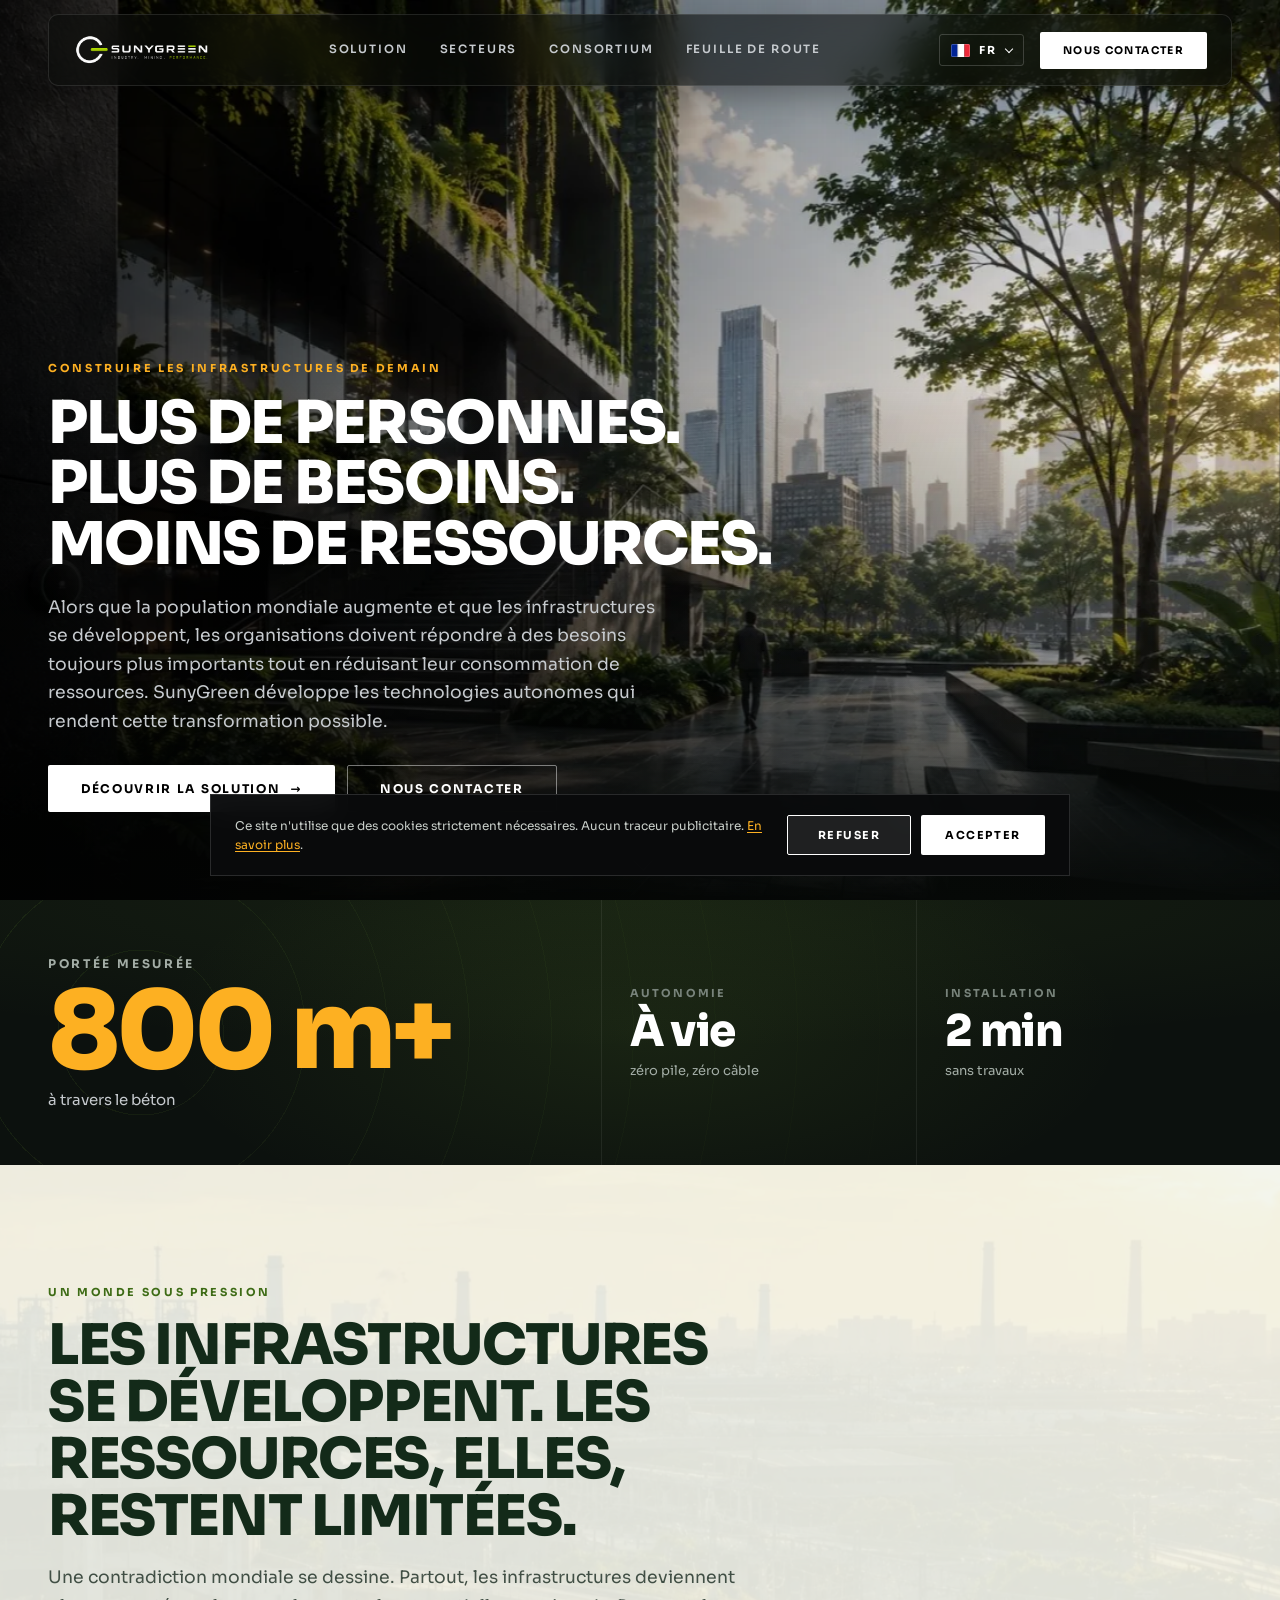
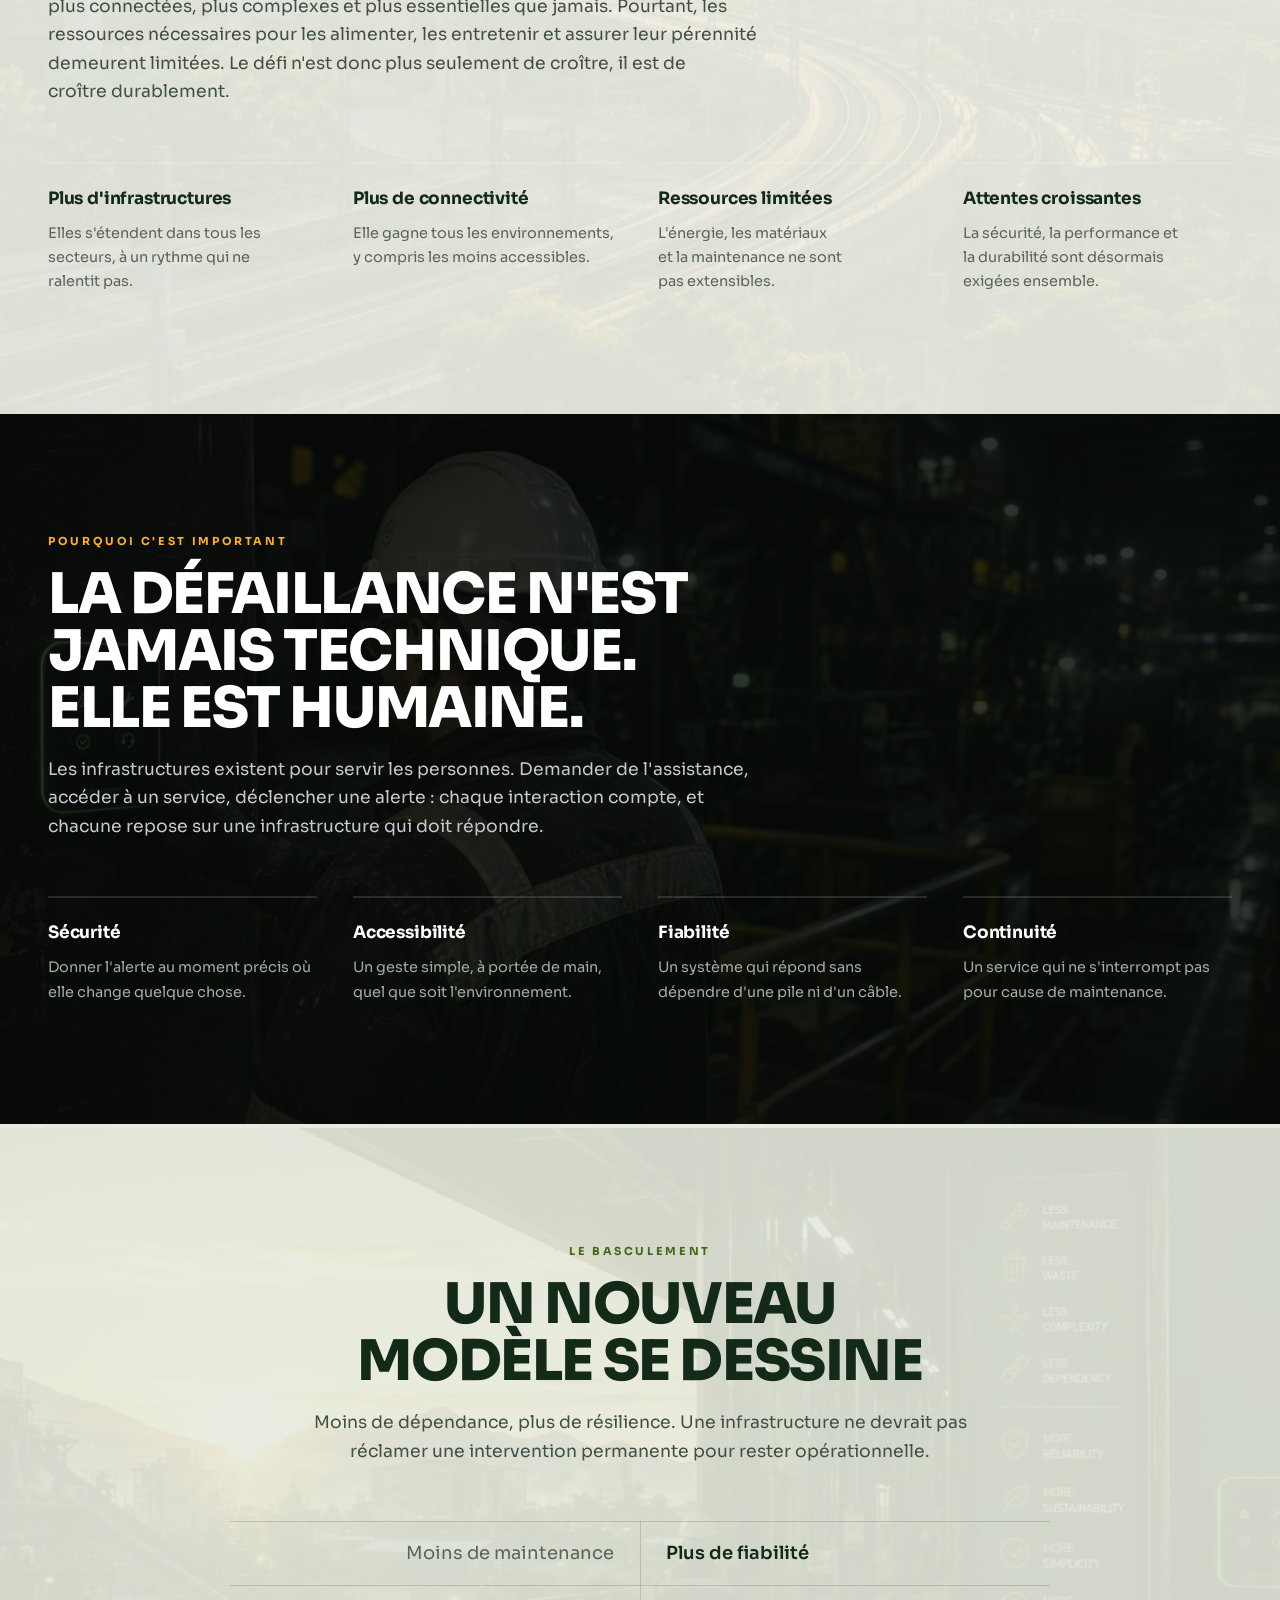
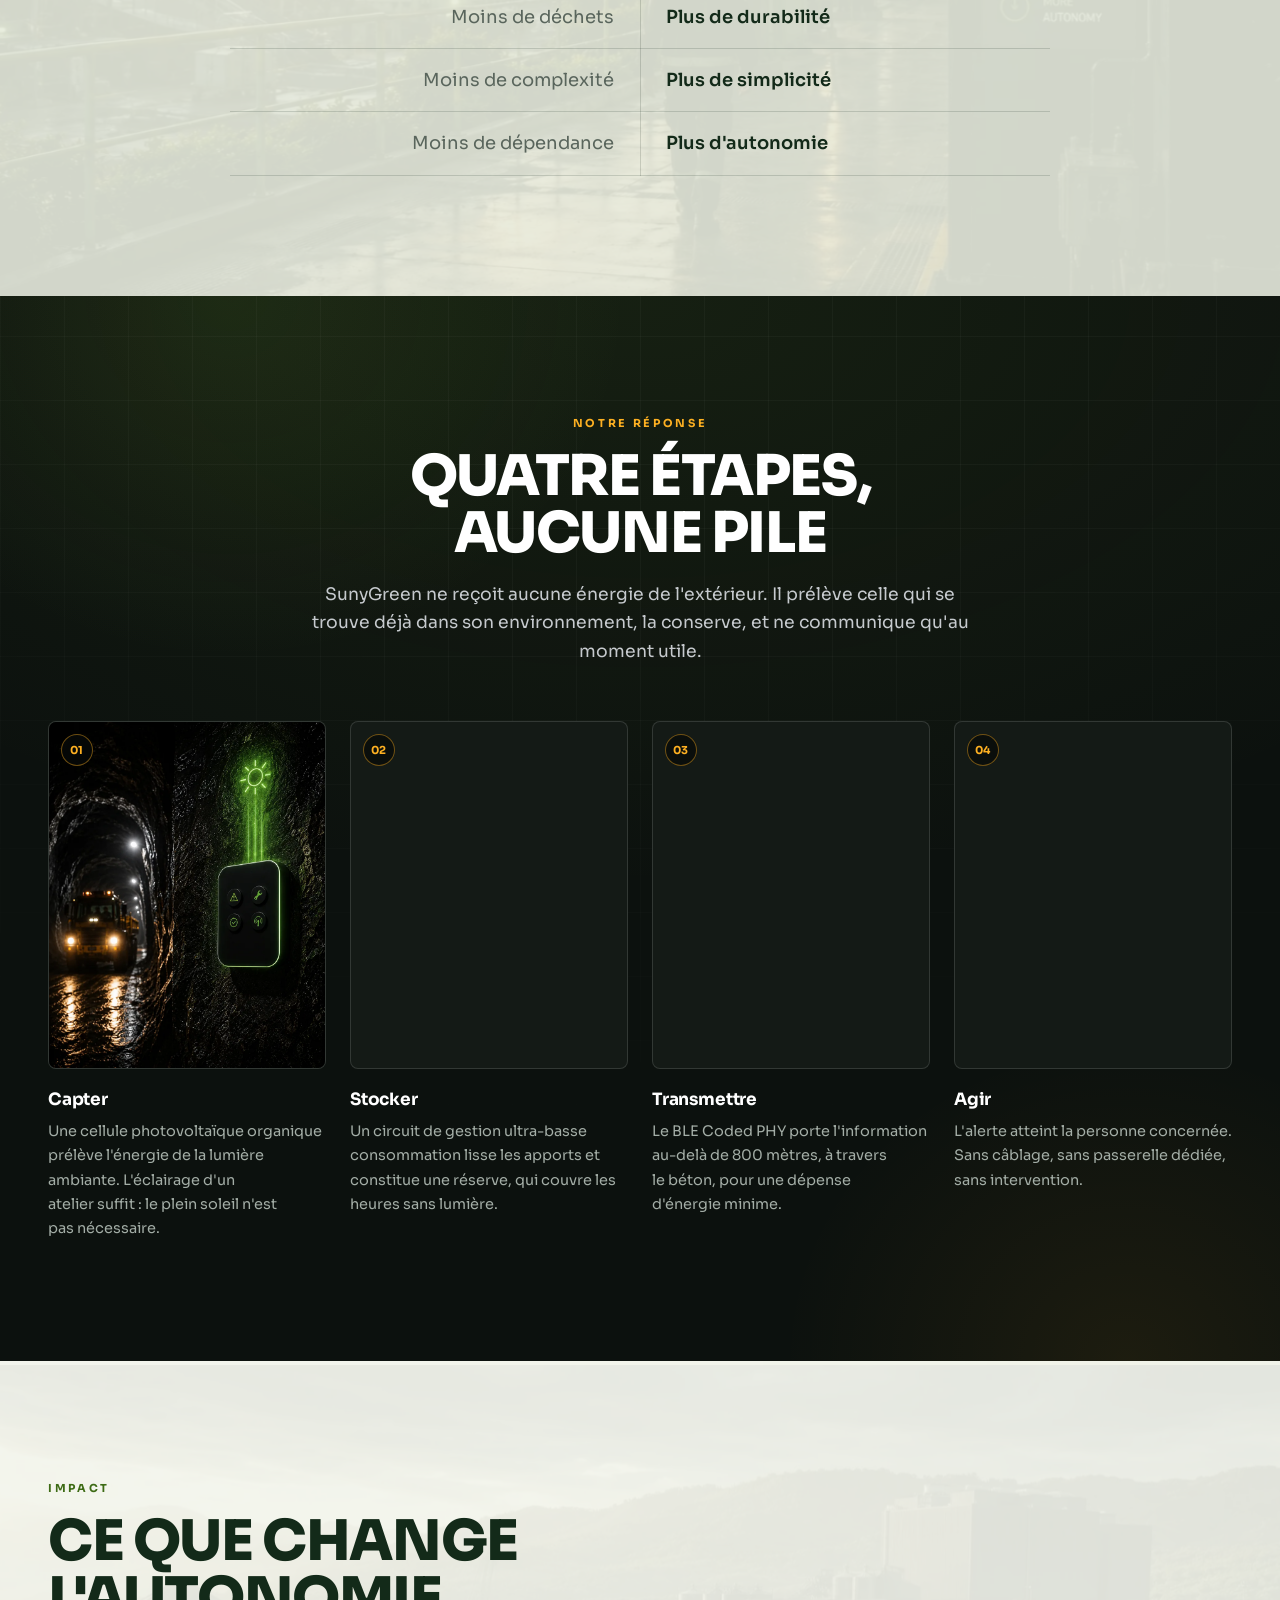
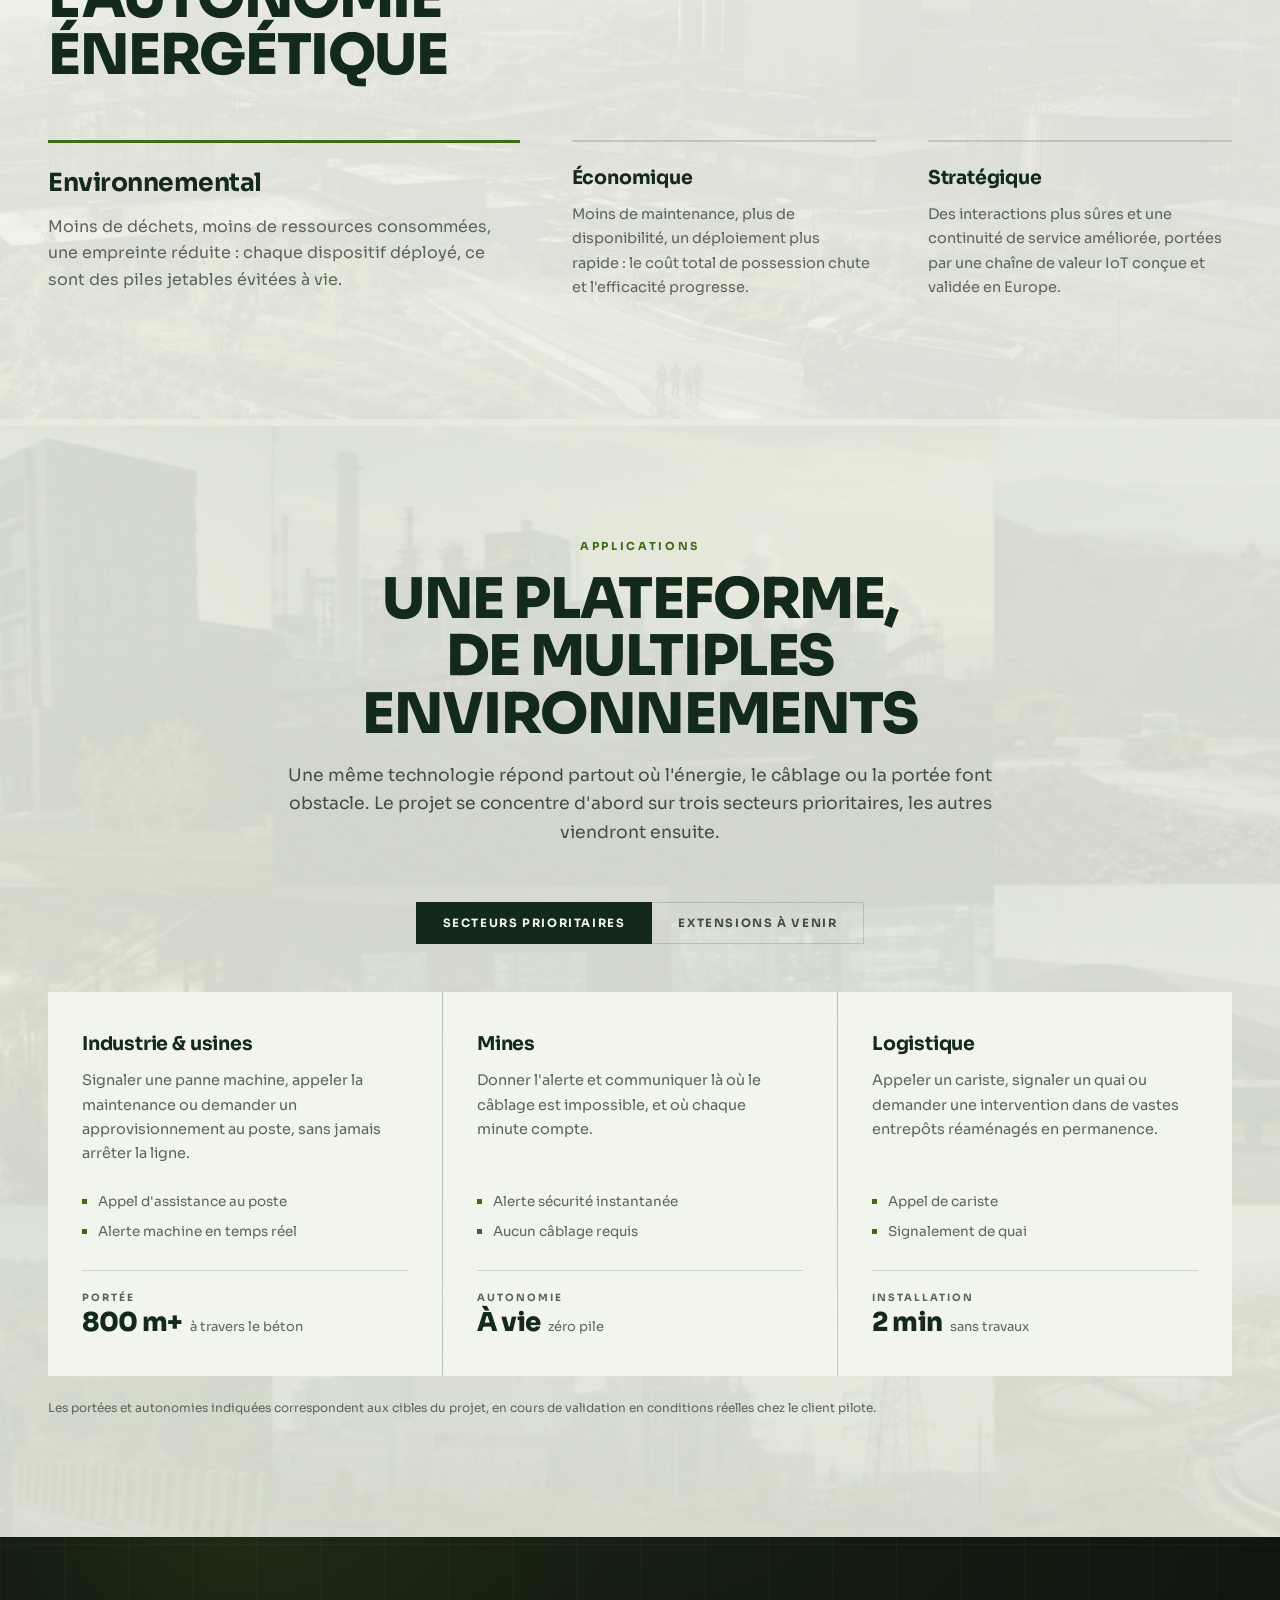
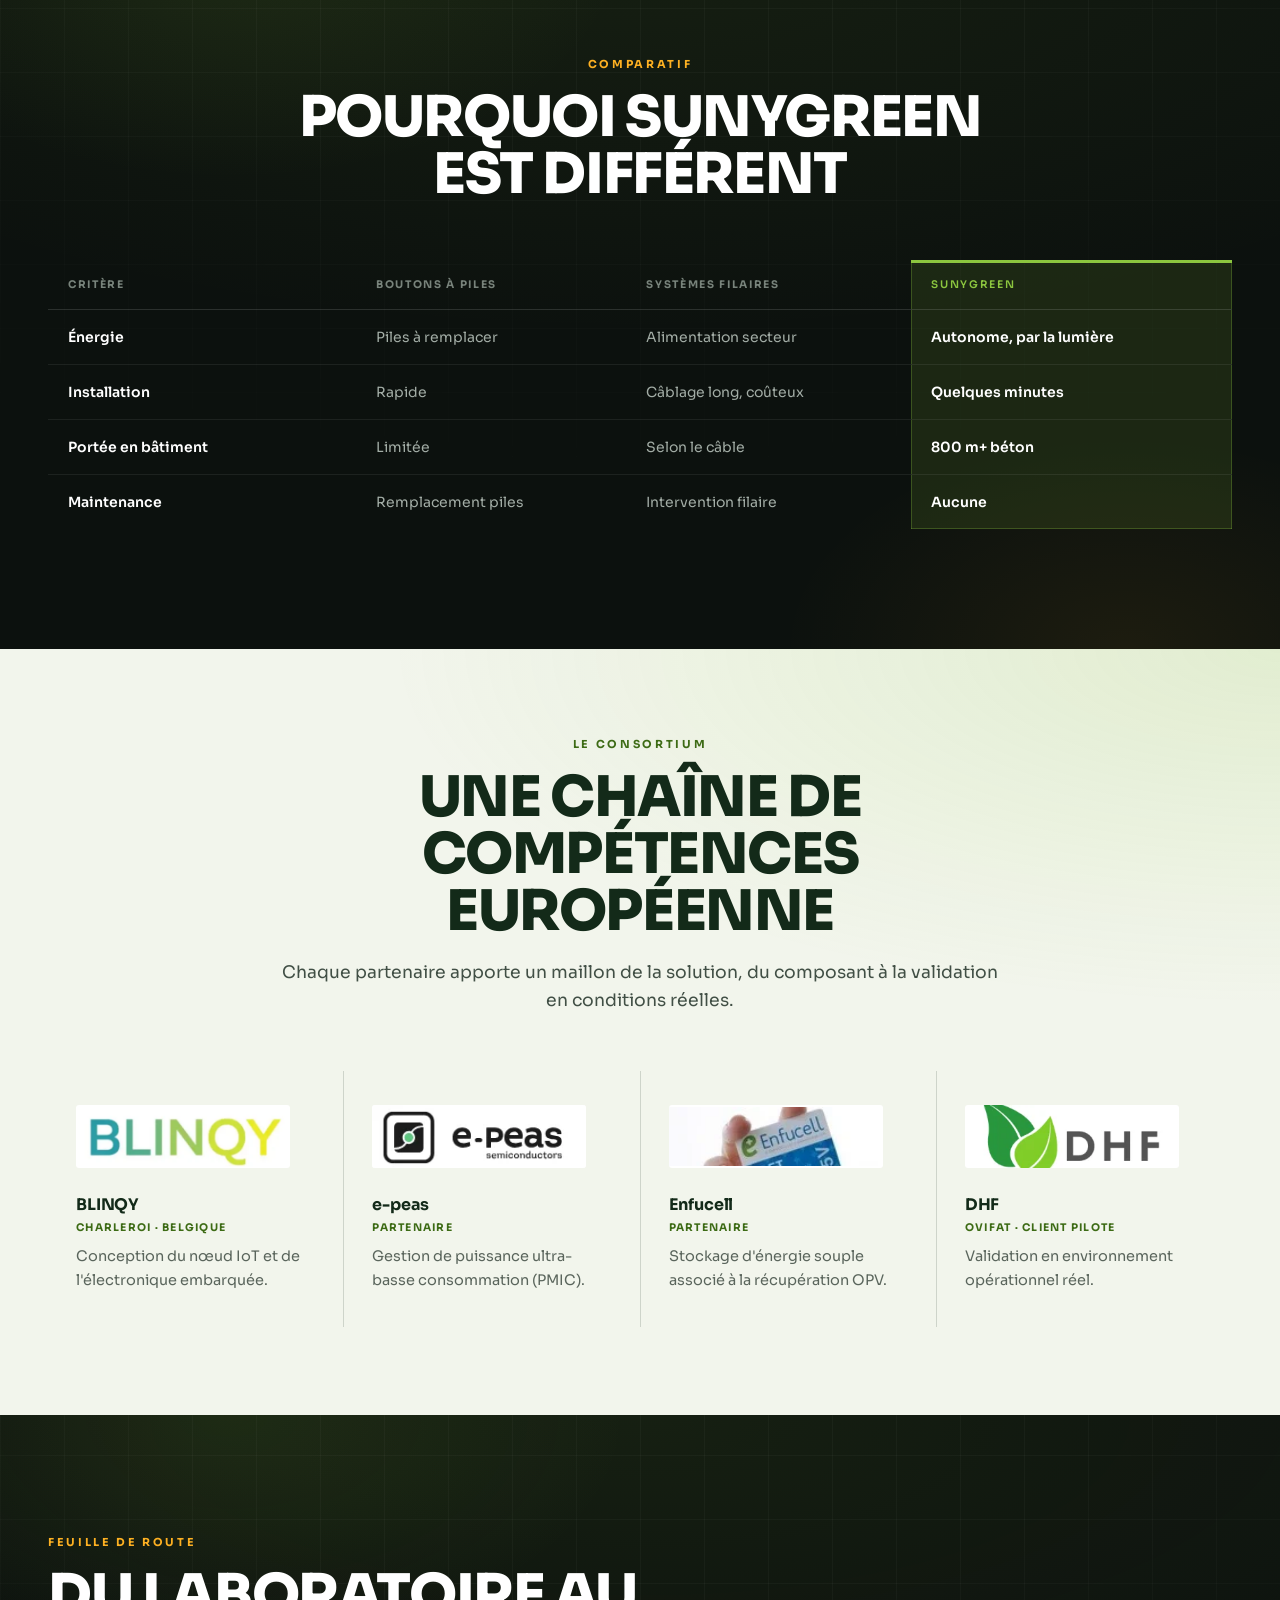
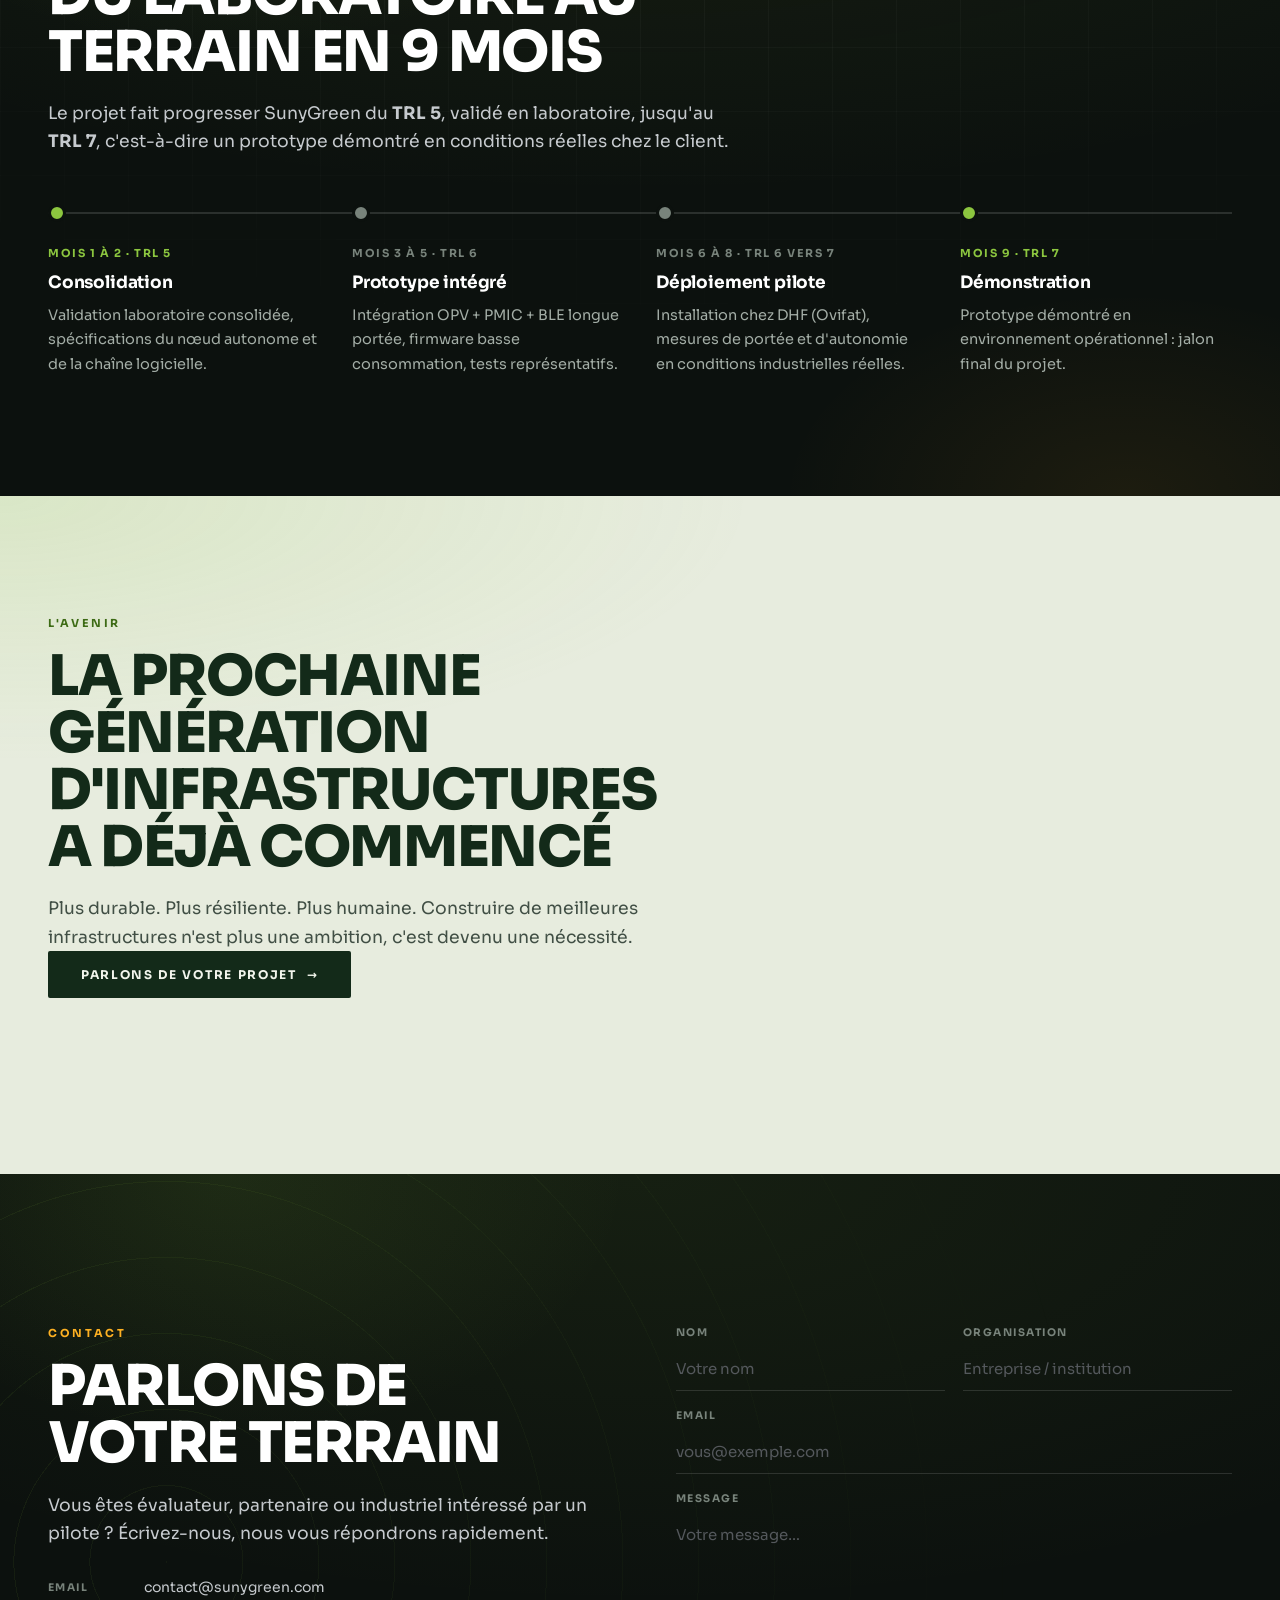
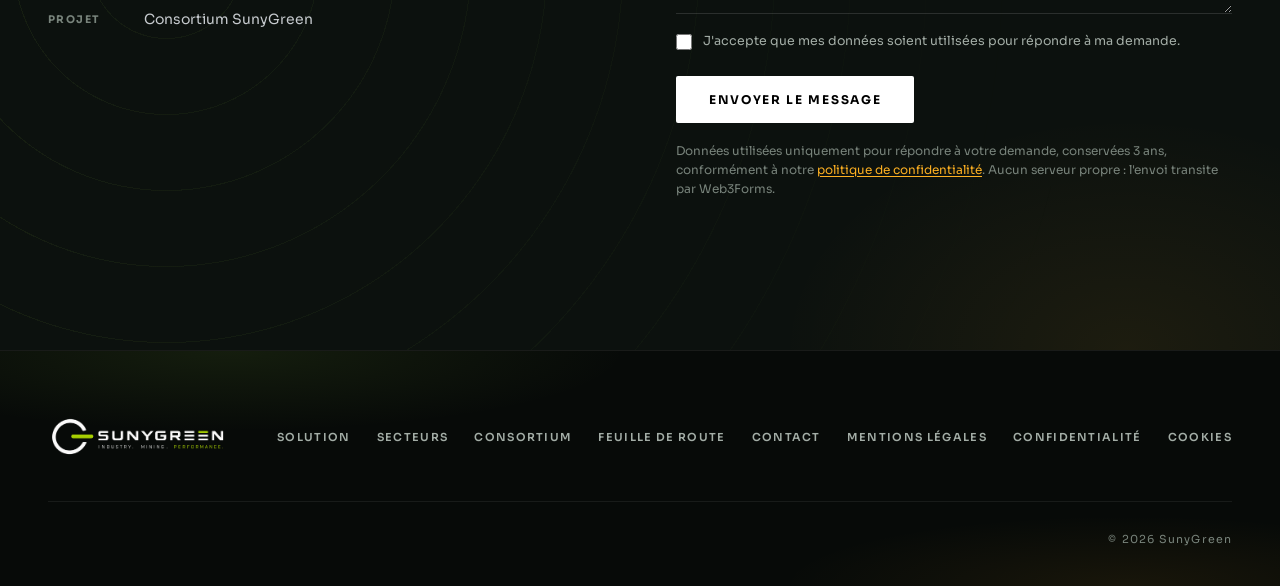
<file: index.html>
<!DOCTYPE html>
<html lang="fr">
<head>
<meta charset="utf-8">
<meta name="viewport" content="width=device-width, initial-scale=1">

<title>SunyGreen · Technologies autonomes pour l'infrastructure</title>
<meta name="description" content="Technologies IoT autonomes en énergie : ni pile, ni câble, plus de 800 m de portée à travers le béton. Première application, l'alerte industrielle.">
<link rel="canonical" href="https://www.sunygreen.com/">
<meta name="robots" content="index, follow, max-image-preview:large, max-snippet:-1">
<meta name="theme-color" content="#070A08">
<link rel="icon" type="image/png" href="images/favicon.png">
<link rel="apple-touch-icon" href="images/sunygreen-icone.png">

<!-- Site bilingue a routes separees (cahier des charges, §5). Chaque version
     declare les deux, plus la version par defaut servie aux autres langues. -->
<link rel="alternate" hreflang="fr" href="https://www.sunygreen.com/">
<link rel="alternate" hreflang="en" href="https://www.sunygreen.com/en/">
<link rel="alternate" hreflang="x-default" href="https://www.sunygreen.com/">

<!-- Partage sur les reseaux et messageries -->
<meta property="og:type" content="website">
<meta property="og:site_name" content="SunyGreen">
<meta property="og:locale" content="fr_FR">
<meta property="og:locale:alternate" content="en_GB">
<meta property="og:url" content="https://www.sunygreen.com/">
<meta property="og:title" content="SunyGreen · Technologies autonomes pour l'infrastructure">
<meta property="og:description" content="Technologies IoT autonomes en énergie : ni pile, ni câble, plus de 800 m de portée à travers le béton. Première application, l'alerte industrielle.">
<meta property="og:image" content="https://www.sunygreen.com/images/og-sunygreen.jpg">
<meta property="og:image:type" content="image/jpeg">
<meta property="og:image:width" content="1200">
<meta property="og:image:height" content="630">
<meta property="og:image:alt" content="Bouton SunyGreen installé sur une machine, dans un atelier industriel de nuit">
<meta name="twitter:card" content="summary_large_image">
<meta name="twitter:title" content="SunyGreen · Technologies autonomes pour l'infrastructure">
<meta name="twitter:description" content="Technologies IoT autonomes en énergie : ni pile, ni câble, plus de 800 m de portée à travers le béton. Première application, l'alerte industrielle.">
<meta name="twitter:image" content="https://www.sunygreen.com/images/og-sunygreen.jpg">

<!-- La photo d'accueil est le plus grand element affiche : on la demande tot -->
<link rel="preload" as="image" href="images/sunygreen-01-infrastructures-de-demain.webp" fetchpriority="high">
<!-- La police est servie depuis ce serveur : aucun appel a un domaine tiers.
     On la precharge, sinon elle n'est demandee qu'apres analyse de la CSS. -->
<link rel="preload" as="font" type="font/woff2" href="assets/fonts/sora-latin.woff2" crossorigin>
<link rel="stylesheet" href="assets/styles.css">
<script>document.documentElement.classList.add('sg-js')</script>
<script type="application/ld+json">
{
 "@context": "https://schema.org",
 "@graph": [
  {
   "@type": "Organization",
   "@id": "https://www.sunygreen.com/#organisation",
   "name": "SunyGreen",
   "url": "https://www.sunygreen.com/",
   "email": "contact@sunygreen.com",
   "description": "Consortium européen développant SunyGreen, des technologies autonomes en énergie destinées aux infrastructures connectées.",
   "logo": {
    "@type": "ImageObject",
    "url": "https://www.sunygreen.com/images/sunygreen-logo.png",
    "width": 440,
    "height": 147
   },
   "member": [
    {
     "@type": "Organization",
     "name": "BLINQY",
     "address": {
      "@type": "PostalAddress",
      "addressLocality": "Charleroi",
      "addressCountry": "BE"
     }
    },
    {
     "@type": "Organization",
     "name": "e-peas"
    },
    {
     "@type": "Organization",
     "name": "Enfucell"
    },
    {
     "@type": "Organization",
     "name": "DHF",
     "address": {
      "@type": "PostalAddress",
      "addressLocality": "Ovifat",
      "addressCountry": "BE"
     }
    }
   ]
  },
  {
   "@type": "WebSite",
   "@id": "https://www.sunygreen.com/#site",
   "url": "https://www.sunygreen.com/",
   "name": "SunyGreen",
   "inLanguage": "fr-FR",
   "publisher": {
    "@id": "https://www.sunygreen.com/#organisation"
   }
  },
  {
   "@type": "Product",
   "name": "SunyGreen",
   "description": "Technologies autonomes en énergie : récupération photovoltaïque organique, gestion ultra-basse consommation et communication Bluetooth Low Energy Coded PHY au-delà de 800 mètres à travers le béton. Première application, un dispositif d'alerte industrielle sans pile ni câble.",
   "image": "https://www.sunygreen.com/images/og-sunygreen.jpg",
   "category": "Technologie IoT autonome en énergie",
   "brand": {
    "@id": "https://www.sunygreen.com/#organisation"
   },
   "additionalProperty": [
    {
     "@type": "PropertyValue",
     "name": "Portée",
     "value": "800 m et plus à travers le béton"
    },
    {
     "@type": "PropertyValue",
     "name": "Alimentation",
     "value": "Photovoltaïque organique — lumière ambiante"
    },
    {
     "@type": "PropertyValue",
     "name": "Communication",
     "value": "Bluetooth Low Energy Coded PHY"
    },
    {
     "@type": "PropertyValue",
     "name": "Maintenance",
     "value": "Aucune — ni pile ni câble"
    }
   ]
  }
 ]
}
</script>
</head>
<body>

<a href="#accueil" class="skip">Aller au contenu</a>

<!-- ============ NAVIGATION ============ -->
<nav class="nav">
  <a href="#accueil" class="brand">
    <img src="images/sunygreen-logo.png" alt="Logo SunyGreen" width="440" height="147" decoding="async" />
  </a>
  <div class="nav-links">
    <a href="#solution">Solution</a>
    <a href="#secteurs">Secteurs</a>
    <a href="#consortium">Consortium</a>
    <a href="#roadmap">Feuille de route</a>
  </div>
  <div class="nav-right">
    <div class="lang" data-langue>
      <button type="button" class="lang-btn" aria-expanded="false"
              aria-controls="choix-langue" aria-label="Langue : français. Ouvrir le choix de langue">
        <span class="lang-drapeau lang-drapeau--fr" aria-hidden="true"></span>
        <span class="lang-code">FR</span>
        <span class="lang-chevron" aria-hidden="true"></span>
      </button>
      <ul class="lang-liste" id="choix-langue" hidden>
        <li><span class="lang-opt is-on" aria-current="true"><span class="lang-drapeau lang-drapeau--fr" aria-hidden="true"></span>Français</span></li>
        <li><a class="lang-opt" href="en/index.html" hreflang="en" lang="en"><span class="lang-drapeau lang-drapeau--gb" aria-hidden="true"></span>English</a></li>
      </ul>
    </div>
    <a href="#contact" class="btn btn--solid nav-cta">Nous contacter</a>
    <button type="button" class="burger" aria-label="Menu" aria-expanded="false" aria-controls="menu">
      <span></span><span></span>
    </button>
  </div>
  <div class="menu" id="menu" hidden>
    <a href="#solution">Solution</a>
    <a href="#secteurs">Secteurs</a>
    <a href="#consortium">Consortium</a>
    <a href="#roadmap">Feuille de route</a>
    <a href="#contact" class="btn btn--solid">Nous contacter</a>
    <a href="en/index.html" hreflang="en" lang="en" class="menu-lang">English version</a>
  </div>
</nav>

<div class="sg-root">
  <!-- ============ ACCUEIL ============ -->
  <header id="accueil" class="hero">
    <div class="hero-media"><img id="photo-accueil" src="images/sunygreen-01-infrastructures-de-demain.webp" alt="Bouton SunyGreen installé sur une machine, atelier industriel de nuit"  width="1388" height="781" decoding="async" fetchpriority="high" /></div>
    <div class="hero-scrim"></div>
    <div class="wrap hero-inner">
      <div class="hero-copy reveal">
        <p class="eyebrow">Construire les infrastructures de demain</p>
        <h1>Plus de personnes. Plus de besoins. Moins de ressources.</h1>
        <p class="lead">Alors que la population mondiale augmente et que les infrastructures se développent, les organisations doivent répondre à des besoins toujours plus importants tout en réduisant leur consommation de ressources. SunyGreen développe les technologies autonomes qui rendent cette transformation possible.</p>
        <div class="btn-row">
          <a href="#solution" class="btn btn--solid btn--arrow">Découvrir la solution</a>
          <a href="#contact" class="btn btn--ghost">Nous contacter</a>
        </div>
      </div>
    </div>
    <div class="scroll-cue"></div>
  </header>

  <!-- ============ CHIFFRES CLÉS ============ -->
  <section class="stats">
    <div class="wrap">
      <div class="stats-grid reveal cascade">
        <div class="stat">
          <p class="stat-k">Portée mesurée</p>
          <div class="stat-v" data-compte="800" data-suffixe=" m+">800&nbsp;m+</div>
          <p class="stat-u">à travers le béton</p>
        </div>
        <div class="stat">
          <p class="stat-k">Autonomie</p>
          <div class="stat-v">À vie</div>
          <p class="stat-u">zéro pile, zéro câble</p>
        </div>
        <div class="stat">
          <p class="stat-k">Installation</p>
          <div class="stat-v">2&nbsp;min</div>
          <p class="stat-u">sans travaux</p>
        </div>
      </div>
    </div>
  </section>

  <!-- ============ CONTEXTE ============ -->
  <section id="contexte" class="sec sec--light sec--fond">
    <div class="sec-media"><img src="images/sunygreen-02-monde-sous-pression.webp" alt="Paysage d'infrastructures ferroviaires et industrielles au couchant" width="1388" height="781" decoding="async" loading="lazy" /></div>
    <div class="sec-voile"></div>
    <div class="wrap">
      <div class="sec-head reveal">
        <p class="eyebrow">Un monde sous pression</p>
        <h2>Les infrastructures se développent. Les ressources, elles, restent limitées.</h2>
        <p class="lead">Une contradiction mondiale se dessine. Partout, les infrastructures deviennent plus connectées, plus complexes et plus essentielles que jamais. Pourtant, les ressources nécessaires pour les alimenter, les entretenir et assurer leur pérennité demeurent limitées. Le défi n'est donc plus seulement de croître, il est de croître durablement.</p>
      </div>
      <div class="grid-4-open reveal cascade">
        <div class="impact">
          <h3>Plus d'infrastructures</h3>
          <p class="body">Elles s'étendent dans tous les secteurs, à un rythme qui ne ralentit pas.</p>
        </div>
        <div class="impact">
          <h3>Plus de connectivité</h3>
          <p class="body">Elle gagne tous les environnements, y compris les moins accessibles.</p>
        </div>
        <div class="impact">
          <h3>Ressources limitées</h3>
          <p class="body">L'énergie, les matériaux et la maintenance ne sont pas extensibles.</p>
        </div>
        <div class="impact">
          <h3>Attentes croissantes</h3>
          <p class="body">La sécurité, la performance et la durabilité sont désormais exigées ensemble.</p>
        </div>
      </div>
    </div>
  </section>

  <!-- ============ POURQUOI C'EST IMPORTANT ============ -->
  <section id="enjeu" class="sec sec--panel sec--fond">
    <div class="sec-media"><img src="images/sunygreen-03-enjeu-humain.webp" alt="Opérateur pressant le boîtier SunyGreen dans une halle industrielle" width="1388" height="781" decoding="async" loading="lazy" /></div>
    <div class="sec-voile"></div>
    <div class="wrap">
      <div class="sec-head reveal">
        <p class="eyebrow">Pourquoi c'est important</p>
        <h2>La défaillance n'est jamais technique. Elle est humaine.</h2>
        <p class="lead">Les infrastructures existent pour servir les personnes. Demander de l'assistance, accéder à un service, déclencher une alerte&nbsp;: chaque interaction compte, et chacune repose sur une infrastructure qui doit répondre.</p>
      </div>
      <div class="grid-4-open reveal cascade">
        <div class="impact">
          <h3>Sécurité</h3>
          <p class="body">Donner l'alerte au moment précis où elle change quelque chose.</p>
        </div>
        <div class="impact">
          <h3>Accessibilité</h3>
          <p class="body">Un geste simple, à portée de main, quel que soit l'environnement.</p>
        </div>
        <div class="impact">
          <h3>Fiabilité</h3>
          <p class="body">Un système qui répond sans dépendre d'une pile ni d'un câble.</p>
        </div>
        <div class="impact">
          <h3>Continuité</h3>
          <p class="body">Un service qui ne s'interrompt pas pour cause de maintenance.</p>
        </div>
      </div>
    </div>
  </section>

  <!-- ============ BASCULEMENT ============ -->
  <section id="basculement" class="sec sec--light sec--light-alt sec--fond">
    <div class="sec-media"><img src="images/sunygreen-04-basculement.webp" alt="Site industriel au lever du jour, panneau listant les gains apportés par SunyGreen" width="1388" height="781" decoding="async" loading="lazy" /></div>
    <div class="sec-voile"></div>
    <div class="wrap">
      <div class="sec-head sec-head--center reveal">
        <p class="eyebrow">Le basculement</p>
        <h2>Un nouveau modèle se dessine</h2>
        <p class="lead">Moins de dépendance, plus de résilience. Une infrastructure ne devrait pas réclamer une intervention permanente pour rester opérationnelle.</p>
      </div>
      <div class="bascule reveal cascade">
        <div class="bascule-ligne"><span class="bascule-moins">Moins de maintenance</span><span class="bascule-plus">Plus de fiabilité</span></div>
        <div class="bascule-ligne"><span class="bascule-moins">Moins de déchets</span><span class="bascule-plus">Plus de durabilité</span></div>
        <div class="bascule-ligne"><span class="bascule-moins">Moins de complexité</span><span class="bascule-plus">Plus de simplicité</span></div>
        <div class="bascule-ligne"><span class="bascule-moins">Moins de dépendance</span><span class="bascule-plus">Plus d'autonomie</span></div>
      </div>
    </div>
  </section>

  <!-- ============ FONCTIONNEMENT ============ -->
  <section id="solution" class="sec sec--panel sec--trame">
    <div class="wrap">
      <div class="sec-head sec-head--center reveal">
        <p class="eyebrow">Notre réponse</p>
        <h2>Quatre étapes, aucune pile</h2>
        <p class="lead">SunyGreen ne reçoit aucune énergie de l'extérieur. Il prélève celle qui se trouve déjà dans son environnement, la conserve, et ne communique qu'au moment utile.</p>
      </div>
      <div class="etapes slider reveal cascade">
        <article class="etape">
          <div class="etape-img"><img src="images/sunygreen-etape-1-capter.webp" alt="Bouton SunyGreen sur une paroi, sous un symbole de soleil qui projette un faisceau lumineux" width="880" height="1100" decoding="async" loading="lazy" /></div>
          <h3>Capter</h3>
          <p class="body">Une cellule photovoltaïque organique prélève l'énergie de la lumière ambiante. L'éclairage d'un atelier suffit&nbsp;: le plein soleil n'est pas nécessaire.</p>
        </article>
        <article class="etape">
          <div class="etape-img"><img src="images/sunygreen-etape-2-stocker.webp" alt="Bouton SunyGreen sur une paroi de béton, à côté d'un symbole de batterie lumineux" width="880" height="1095" decoding="async" loading="lazy" /></div>
          <h3>Stocker</h3>
          <p class="body">Un circuit de gestion ultra-basse consommation lisse les apports et constitue une réserve, qui couvre les heures sans lumière.</p>
        </article>
        <article class="etape">
          <div class="etape-img"><img src="images/sunygreen-etape-3-transmettre.webp" alt="Opérateur casqué pressant la touche d'émission du bouton SunyGreen dans une halle industrielle" width="880" height="1100" decoding="async" loading="lazy" /></div>
          <h3>Transmettre</h3>
          <p class="body">Le BLE Coded PHY porte l'information au-delà de 800&nbsp;mètres, à travers le béton, pour une dépense d'énergie minime.</p>
        </article>
        <article class="etape">
          <div class="etape-img"><img src="images/sunygreen-etape-4-agir.webp" alt="Montre connectée au poignet d'un intervenant affichant une alerte de danger en zone 2" width="880" height="1100" decoding="async" loading="lazy" /></div>
          <h3>Agir</h3>
          <p class="body">L'alerte atteint la personne concernée. Sans câblage, sans passerelle dédiée, sans intervention.</p>
        </article>
      </div>
    </div>
  </section>

  <!-- ============ IMPACT ============ -->
  <section id="impact" class="sec sec--light sec--fond">
    <div class="sec-media"><img src="images/sunygreen-06-impact.webp" alt="Site industriel intégré dans une vallée boisée, à la lumière du matin" width="1388" height="781" decoding="async" loading="lazy" /></div>
    <div class="sec-voile"></div>
    <div class="wrap">
      <div class="sec-head reveal">
        <p class="eyebrow">Impact</p>
        <h2>Ce que change l'autonomie énergétique</h2>
      </div>
      <div class="grid-3-open reveal cascade">
        <div class="impact impact--on">
          <h3>Environnemental</h3>
          <p class="body">Moins de déchets, moins de ressources consommées, une empreinte réduite&nbsp;: chaque dispositif déployé, ce sont des piles jetables évitées à vie.</p>
        </div>
        <div class="impact">
          <h3>Économique</h3>
          <p class="body">Moins de maintenance, plus de disponibilité, un déploiement plus rapide&nbsp;: le coût total de possession chute et l'efficacité progresse.</p>
        </div>
        <div class="impact">
          <h3>Stratégique</h3>
          <p class="body">Des interactions plus sûres et une continuité de service améliorée, portées par une chaîne de valeur IoT conçue et validée en Europe.</p>
        </div>
      </div>
    </div>
  </section>

  <!-- ============ SECTEURS ============ -->
  <section id="secteurs" class="sec sec--light sec--light-alt sec--fond">
    <div class="sec-media"><img src="images/sunygreen-07-applications.webp" alt="Mosaïque de neuf environnements : bureaux, industrie, mine, tunnel, supervision, transport, logistique, énergie, traitement des eaux" width="1388" height="781" decoding="async" loading="lazy" /></div>
    <div class="sec-voile"></div>
    <div class="wrap">
      <div class="sec-head sec-head--center reveal">
        <p class="eyebrow">Applications</p>
        <h2>Une plateforme, de multiples environnements</h2>
        <p class="lead">Une même technologie répond partout où l'énergie, le câblage ou la portée font obstacle. Le projet se concentre d'abord sur trois secteurs prioritaires, les autres viendront ensuite.</p>
      </div>
      <div class="tabs reveal" role="tablist" aria-label="Familles de secteurs">
        <button type="button" class="tab is-on" role="tab" id="tab-prio" aria-controls="secteurs-prio" aria-selected="true">Secteurs prioritaires</button>
        <button type="button" class="tab" role="tab" id="tab-ext" aria-controls="secteurs-ext" aria-selected="false">Extensions à venir</button>
      </div>
      <div class="grid-3 slider reveal cascade" id="secteurs-prio" data-secteurs role="tabpanel" aria-labelledby="tab-prio">
          <article class="card">
            <h3>Industrie &amp; usines</h3>
            <p class="body">Signaler une panne machine, appeler la maintenance ou demander un approvisionnement au poste, sans jamais arrêter la ligne.</p>
            <div class="card-list">
              <div class="card-li">Appel d'assistance au poste</div>
              <div class="card-li">Alerte machine en temps réel</div>
            </div>
            <div class="card-foot">
              <p class="stat-k">Portée</p>
              <span class="stat-v">800&nbsp;m+</span><span class="stat-u">à travers le béton</span>
            </div>
          </article>
          <article class="card">
            <h3>Mines</h3>
            <p class="body">Donner l'alerte et communiquer là où le câblage est impossible, et où chaque minute compte.</p>
            <div class="card-list">
              <div class="card-li">Alerte sécurité instantanée</div>
              <div class="card-li">Aucun câblage requis</div>
            </div>
            <div class="card-foot">
              <p class="stat-k">Autonomie</p>
              <span class="stat-v">À vie</span><span class="stat-u">zéro pile</span>
            </div>
          </article>
          <article class="card">
            <h3>Logistique</h3>
            <p class="body">Appeler un cariste, signaler un quai ou demander une intervention dans de vastes entrepôts réaménagés en permanence.</p>
            <div class="card-list">
              <div class="card-li">Appel de cariste</div>
              <div class="card-li">Signalement de quai</div>
            </div>
            <div class="card-foot">
              <p class="stat-k">Installation</p>
              <span class="stat-v">2&nbsp;min</span><span class="stat-u">sans travaux</span>
            </div>
          </article>
      </div>
      <div class="grid-3 slider reveal cascade" id="secteurs-ext" data-secteurs role="tabpanel" aria-labelledby="tab-ext" hidden>
          <article class="card">
            <h3>Hôtellerie</h3>
            <p class="body">Appel discret du personnel et demande de service dans les chambres et espaces communs.</p>
            <div class="card-list">
              <div class="card-li">Appel discret du personnel</div>
              <div class="card-li">Zéro maintenance visible</div>
            </div>
            <div class="card-foot">
              <p class="stat-k">Statut</p>
              <span class="stat-v">À l'étude</span>
            </div>
          </article>
          <article class="card">
            <h3>Infrastructures critiques</h3>
            <p class="body">Signalement et supervision là où la fiabilité prime et où le secteur n'est pas garanti.</p>
            <div class="card-list">
              <div class="card-li">Fiabilité longue durée</div>
              <div class="card-li">Sans dépendance secteur</div>
            </div>
            <div class="card-foot">
              <p class="stat-k">Statut</p>
              <span class="stat-v">À l'étude</span>
            </div>
          </article>
          <article class="card">
            <h3>Médical</h3>
            <p class="body">Appel d'assistance patient / soignant, hors contraintes de câblage et de manipulation.</p>
            <div class="card-list">
              <div class="card-li">Appel d'assistance rapide</div>
              <div class="card-li">Hygiène, aucune pile à manipuler</div>
            </div>
            <div class="card-foot">
              <p class="stat-k">Statut</p>
              <span class="stat-v">À l'étude</span>
            </div>
          </article>
      </div>
      <p class="fine cmp-note">Les portées et autonomies indiquées correspondent aux cibles du projet, en cours de validation en conditions réelles chez le client pilote.</p>
    </div>
  </section>

  <!-- ============ COMPARAISON ============ -->
  <section class="sec sec--panel sec--trame">
    <div class="wrap">
      <div class="sec-head sec-head--center reveal">
        <p class="eyebrow">Comparatif</p>
        <h2>Pourquoi SunyGreen est différent</h2>
      </div>
      <div class="cmp-scroll reveal">
        <table class="cmp">
          <thead>
            <tr>
              <th>Critère</th>
              <th>Boutons à piles</th>
              <th>Systèmes filaires</th>
              <th class="col-us">SunyGreen</th>
            </tr>
          </thead>
          <tbody>
            <tr>
              <th>Énergie</th>
              <td>Piles à remplacer</td>
              <td>Alimentation secteur</td>
              <td class="col-us">Autonome, par la lumière</td>
            </tr>
            <tr>
              <th>Installation</th>
              <td>Rapide</td>
              <td>Câblage long, coûteux</td>
              <td class="col-us">Quelques minutes</td>
            </tr>
            <tr>
              <th>Portée en bâtiment</th>
              <td>Limitée</td>
              <td>Selon le câble</td>
              <td class="col-us">800&nbsp;m+ béton</td>
            </tr>
            <tr>
              <th>Maintenance</th>
              <td>Remplacement piles</td>
              <td>Intervention filaire</td>
              <td class="col-us">Aucune</td>
            </tr>
          </tbody>
        </table>
      </div>
      <p class="fine cmp-hint">Faites glisser le tableau horizontalement pour tout voir &#8594;</p>
    </div>
  </section>

  <!-- ============ CONSORTIUM ============ -->
  <section id="consortium" class="sec sec--light sec--tight">
    <div class="wrap">
      <div class="sec-head sec-head--center reveal">
        <p class="eyebrow">Le consortium</p>
        <h2>Une chaîne de compétences européenne</h2>
        <p class="lead">Chaque partenaire apporte un maillon de la solution, du composant à la validation en conditions réelles.</p>
      </div>
      <div class="grid-4 slider reveal cascade">
        <div class="partner">
          <div class="partner-logo"><img id="logo-blinqy" src="images/logo-blinqy.webp" alt="Logo BLINQY"  width="428" height="132" decoding="async" loading="lazy" /></div>
          <h3>BLINQY</h3>
          <p class="partner-loc">Charleroi · Belgique</p>
          <p class="body">Conception du nœud IoT et de l'électronique embarquée.</p>
        </div>
        <div class="partner">
          <div class="partner-logo"><img id="logo-epeas" src="images/logo-e-peas.webp" alt="Logo e-peas"  width="223" height="65" decoding="async" loading="lazy" /></div>
          <h3>e-peas</h3>
          <p class="partner-loc">Partenaire</p>
          <p class="body">Gestion de puissance ultra-basse consommation (PMIC).</p>
        </div>
        <div class="partner">
          <div class="partner-logo"><img id="logo-enfucell" src="images/logo-enfucell.webp" alt="Logo Enfucell"  width="189" height="52" decoding="async" loading="lazy" /></div>
          <h3>Enfucell</h3>
          <p class="partner-loc">Partenaire</p>
          <p class="body">Stockage d'énergie souple associé à la récupération OPV.</p>
        </div>
        <div class="partner">
          <div class="partner-logo"><img id="logo-dhf" src="images/logo-dhf.webp" alt="Logo DHF"  width="300" height="90" decoding="async" loading="lazy" /></div>
          <h3>DHF</h3>
          <p class="partner-loc">Ovifat · Client pilote</p>
          <p class="body">Validation en environnement opérationnel réel.</p>
        </div>
      </div>
    </div>
  </section>

  <!-- ============ FEUILLE DE ROUTE ============ -->
  <section id="roadmap" class="sec sec--panel sec--trame">
    <div class="wrap">
      <div class="sec-head reveal">
        <p class="eyebrow">Feuille de route</p>
        <h2>Du laboratoire au terrain en 9&nbsp;mois</h2>
        <p class="lead">Le projet fait progresser SunyGreen du <strong>TRL&nbsp;5</strong>, validé en laboratoire, jusqu'au <strong>TRL&nbsp;7</strong>, c'est-à-dire un prototype démontré en conditions réelles chez le client.</p>
      </div>
      <div class="rail reveal cascade">
        <div class="step step--on">
          <p class="step-k">Mois 1 à 2 · TRL 5</p>
          <h3>Consolidation</h3>
          <p class="body">Validation laboratoire consolidée, spécifications du nœud autonome et de la chaîne logicielle.</p>
        </div>
        <div class="step">
          <p class="step-k">Mois 3 à 5 · TRL 6</p>
          <h3>Prototype intégré</h3>
          <p class="body">Intégration OPV + PMIC + BLE longue portée, firmware basse consommation, tests représentatifs.</p>
        </div>
        <div class="step">
          <p class="step-k">Mois 6 à 8 · TRL 6 vers 7</p>
          <h3>Déploiement pilote</h3>
          <p class="body">Installation chez DHF (Ovifat), mesures de portée et d'autonomie en conditions industrielles réelles.</p>
        </div>
        <div class="step step--on">
          <p class="step-k">Mois 9 · TRL 7</p>
          <h3>Démonstration</h3>
          <p class="body">Prototype démontré en environnement opérationnel&nbsp;: jalon final du projet.</p>
        </div>
      </div>
    </div>
  </section>

  <!-- ============ L'AVENIR ============ -->
  <section id="avenir" class="sec sec--light sec--light-alt">
    <div class="wrap">
      <div class="sec-head reveal">
        <p class="eyebrow">L'avenir</p>
        <h2>La prochaine génération d'infrastructures a déjà commencé</h2>
        <p class="lead">Plus durable. Plus résiliente. Plus humaine. Construire de meilleures infrastructures n'est plus une ambition, c'est devenu une nécessité.</p>
        <div class="btn-row"><a href="#contact" class="btn btn--solid btn--arrow">Parlons de votre projet</a></div>
      </div>
    </div>
  </section>

  <!-- ============ CONTACT ============ -->
  <section id="contact" class="sec sec--panel sec--wide sec--ondes">
    <div class="wrap">
      <div class="contact-grid">
        <div class="reveal">
          <p class="eyebrow">Contact</p>
          <h2>Parlons de votre terrain</h2>
          <p class="lead">Vous êtes évaluateur, partenaire ou industriel intéressé par un pilote&nbsp;? Écrivez-nous, nous vous répondrons rapidement.</p>
          <div class="contact-meta">
            <div class="meta-row"><span class="meta-k">Email</span>contact@sunygreen.com</div>
            <div class="meta-row"><span class="meta-k">Projet</span>Consortium SunyGreen</div>
          </div>
        </div>
        <!-- Envoi par Web3Forms : aucun serveur propre, le message part par
             email. La cle d'acces se remplace dans les deux versions du site
             (ici et dans en/index.html) — voir DEPLOIEMENT.md. -->
        <form class="form reveal"
              action="https://api.web3forms.com/submit" method="POST"
              data-envoi="Envoi en cours…"
              data-succes-bouton="Message envoyé ✓"
              data-succes="Merci, votre message est parti. Nous revenons vers vous rapidement."
              data-erreur="L'envoi a échoué. Réessayez, ou écrivez directement à contact@sunygreen.com.">
          <input type="hidden" name="access_key" value="REMPLACER-PAR-LA-CLE-WEB3FORMS">
          <input type="hidden" name="subject" value="SunyGreen : nouveau message depuis le site">
          <input type="hidden" name="from_name" value="Site SunyGreen">
          <!-- Piege a robots : un humain ne remplit jamais un champ invisible. -->
          <input type="checkbox" name="botcheck" class="hp" tabindex="-1" autocomplete="off" aria-hidden="true">
          <div class="form-row">
            <label class="field"><span>Nom</span><input type="text" name="Nom" required autocomplete="name" placeholder="Votre nom" /></label>
            <label class="field"><span>Organisation</span><input type="text" name="Organisation" autocomplete="organization" placeholder="Entreprise / institution" /></label>
          </div>
          <label class="field"><span>Email</span><input type="email" name="Email" required autocomplete="email" placeholder="vous@exemple.com" /></label>
          <label class="field"><span>Message</span><textarea name="Message" rows="4" required placeholder="Votre message…"></textarea></label>
          <label class="consent">
            <input type="checkbox" name="Consentement" value="oui" required />
            <span>J'accepte que mes données soient utilisées pour répondre à ma demande.</span>
          </label>
          <button type="submit" class="btn btn--solid">Envoyer le message</button>
          <p class="form-etat" role="status" aria-live="polite"></p>
          <p class="fine">Données utilisées uniquement pour répondre à votre demande, conservées 3&nbsp;ans, conformément à notre <a href="confidentialite.html">politique de confidentialité</a>. Aucun serveur propre&nbsp;: l'envoi transite par Web3Forms.</p>
        </form>
      </div>
    </div>
  </section>

  <!-- ============ PIED DE PAGE ============ -->
  <footer class="foot">
    <div class="wrap">
      <div class="foot-top">
        <a href="#accueil" class="brand">
          <img src="images/sunygreen-logo.png" alt="Logo SunyGreen" width="440" height="147" decoding="async" loading="lazy" />
        </a>
        <div class="foot-links">
          <a href="#solution">Solution</a>
          <a href="#secteurs">Secteurs</a>
          <a href="#consortium">Consortium</a>
          <a href="#roadmap">Feuille de route</a>
          <a href="#contact">Contact</a>
          <a href="mentions-legales.html">Mentions légales</a>
          <a href="confidentialite.html">Confidentialité</a>
          <a href="cookies.html">Cookies</a>
        </div>
      </div>
      <div class="foot-bot">
        <div class="foot-copy">© 2026 SunyGreen</div>
      </div>
    </div>
  </footer>

  <!-- ============ BANDEAU COOKIES ============ -->
  <div class="cookie">
    <p class="fine">Ce site n'utilise que des cookies strictement nécessaires. Aucun traceur publicitaire. <a href="cookies.html">En savoir plus</a>.</p>
    <div class="cookie-actions">
      <button type="button" class="btn btn--ghost" data-choix="refuse">Refuser</button>
      <button type="button" class="btn btn--solid" data-choix="accepte">Accepter</button>
    </div>
  </div>

</div>

<script src="assets/site.js" defer></script>
</body>
</html>
</file>
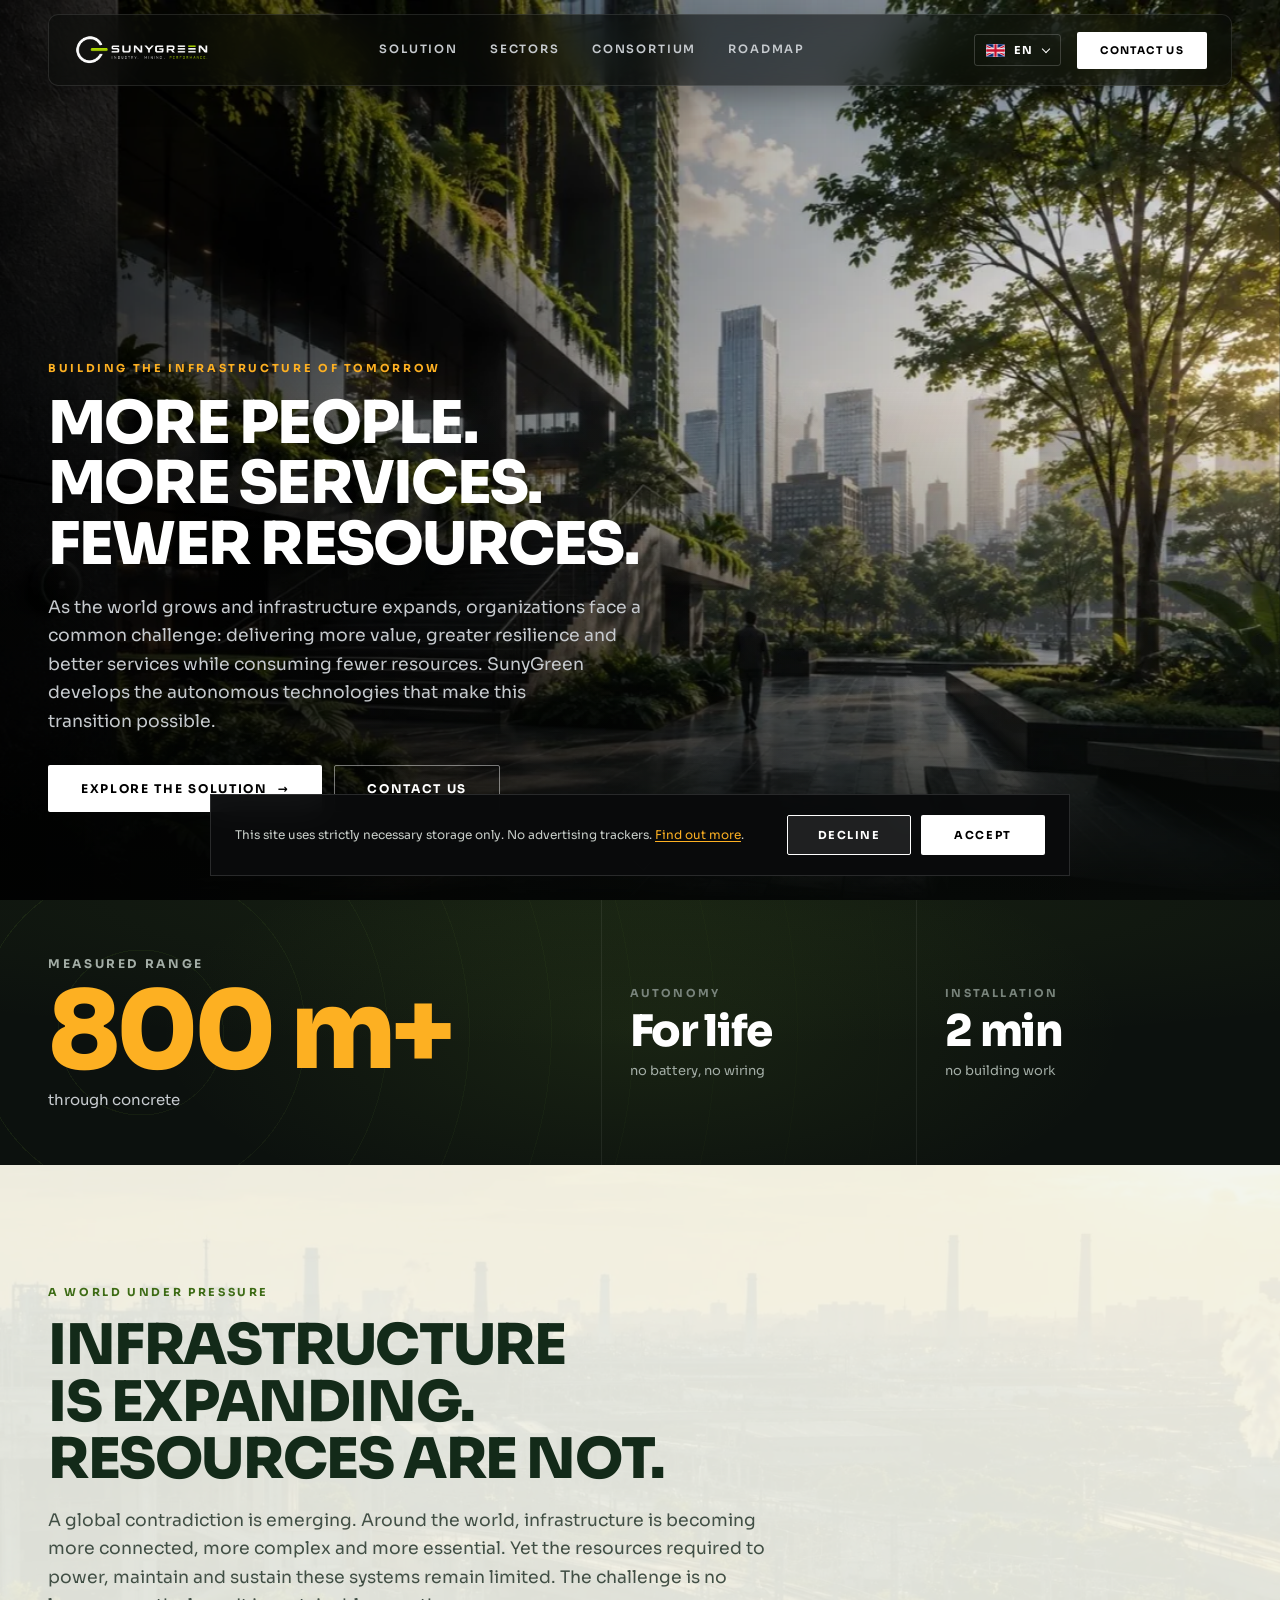
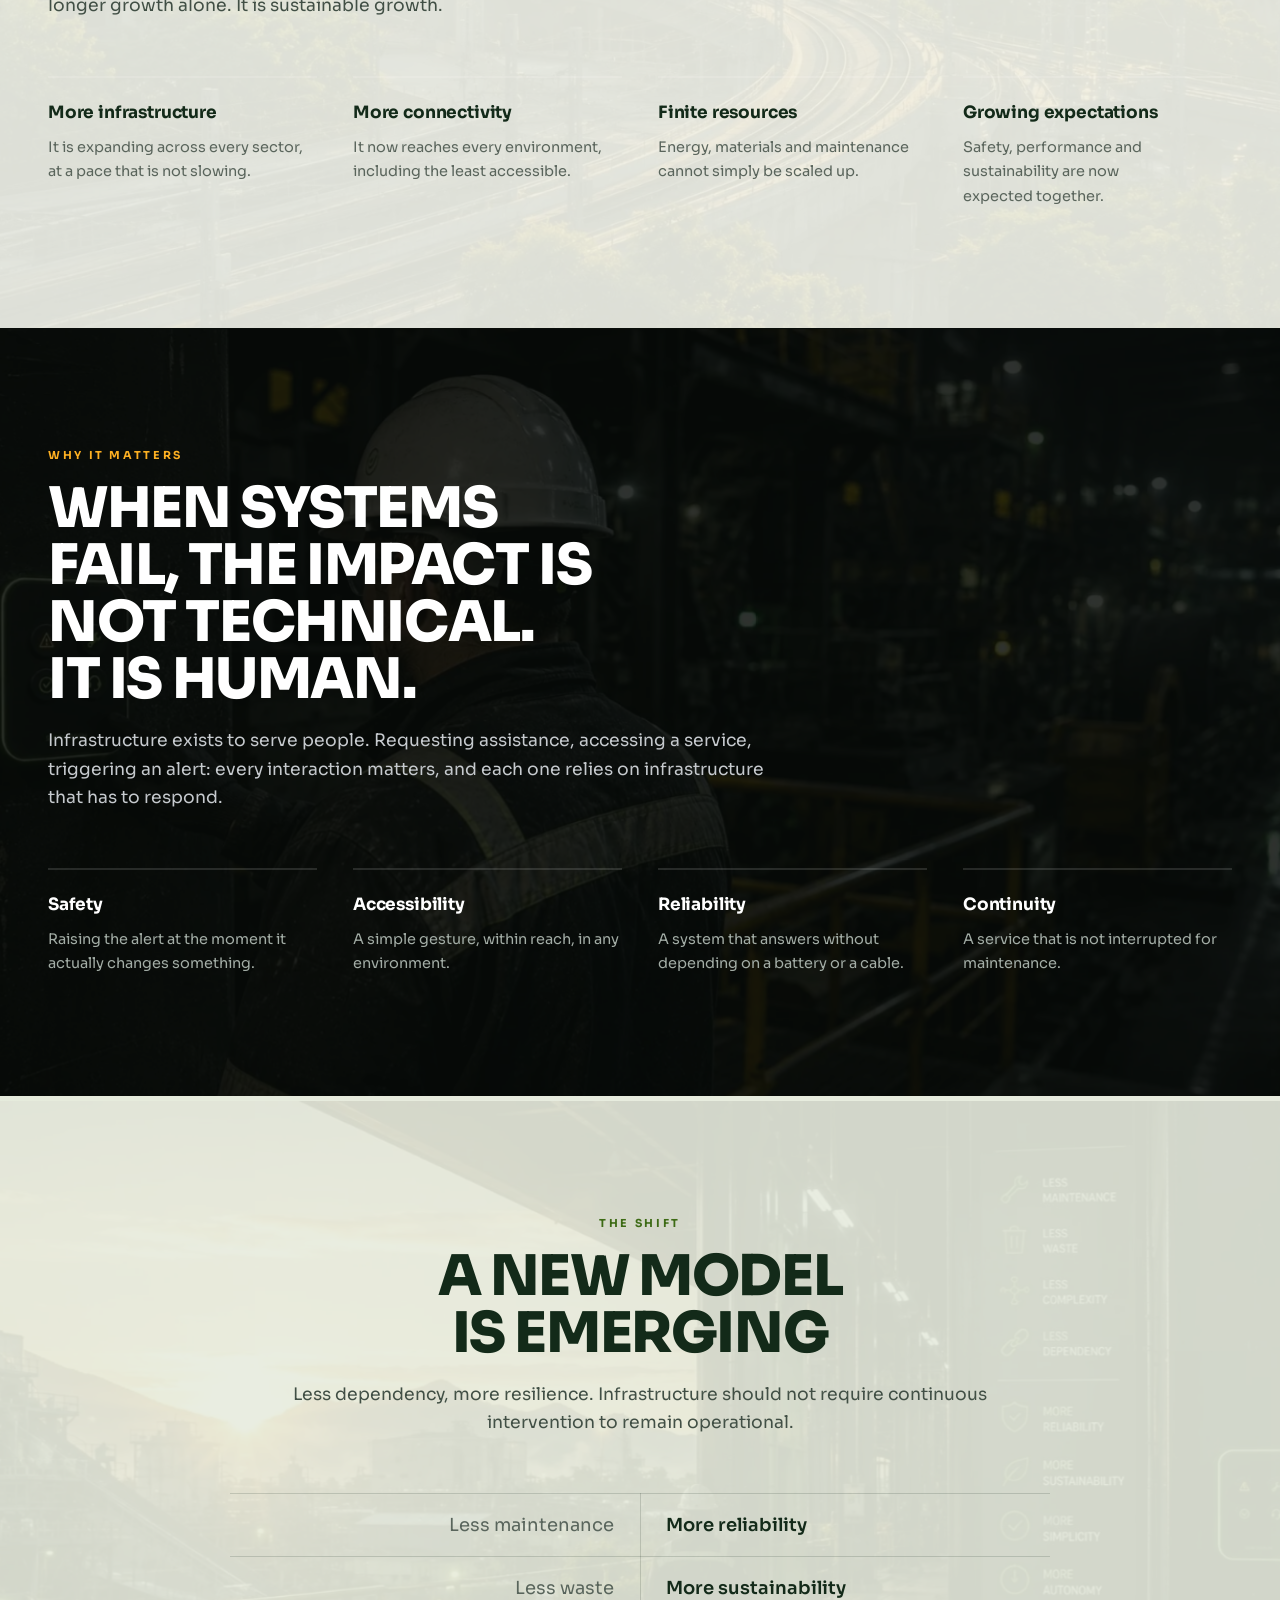
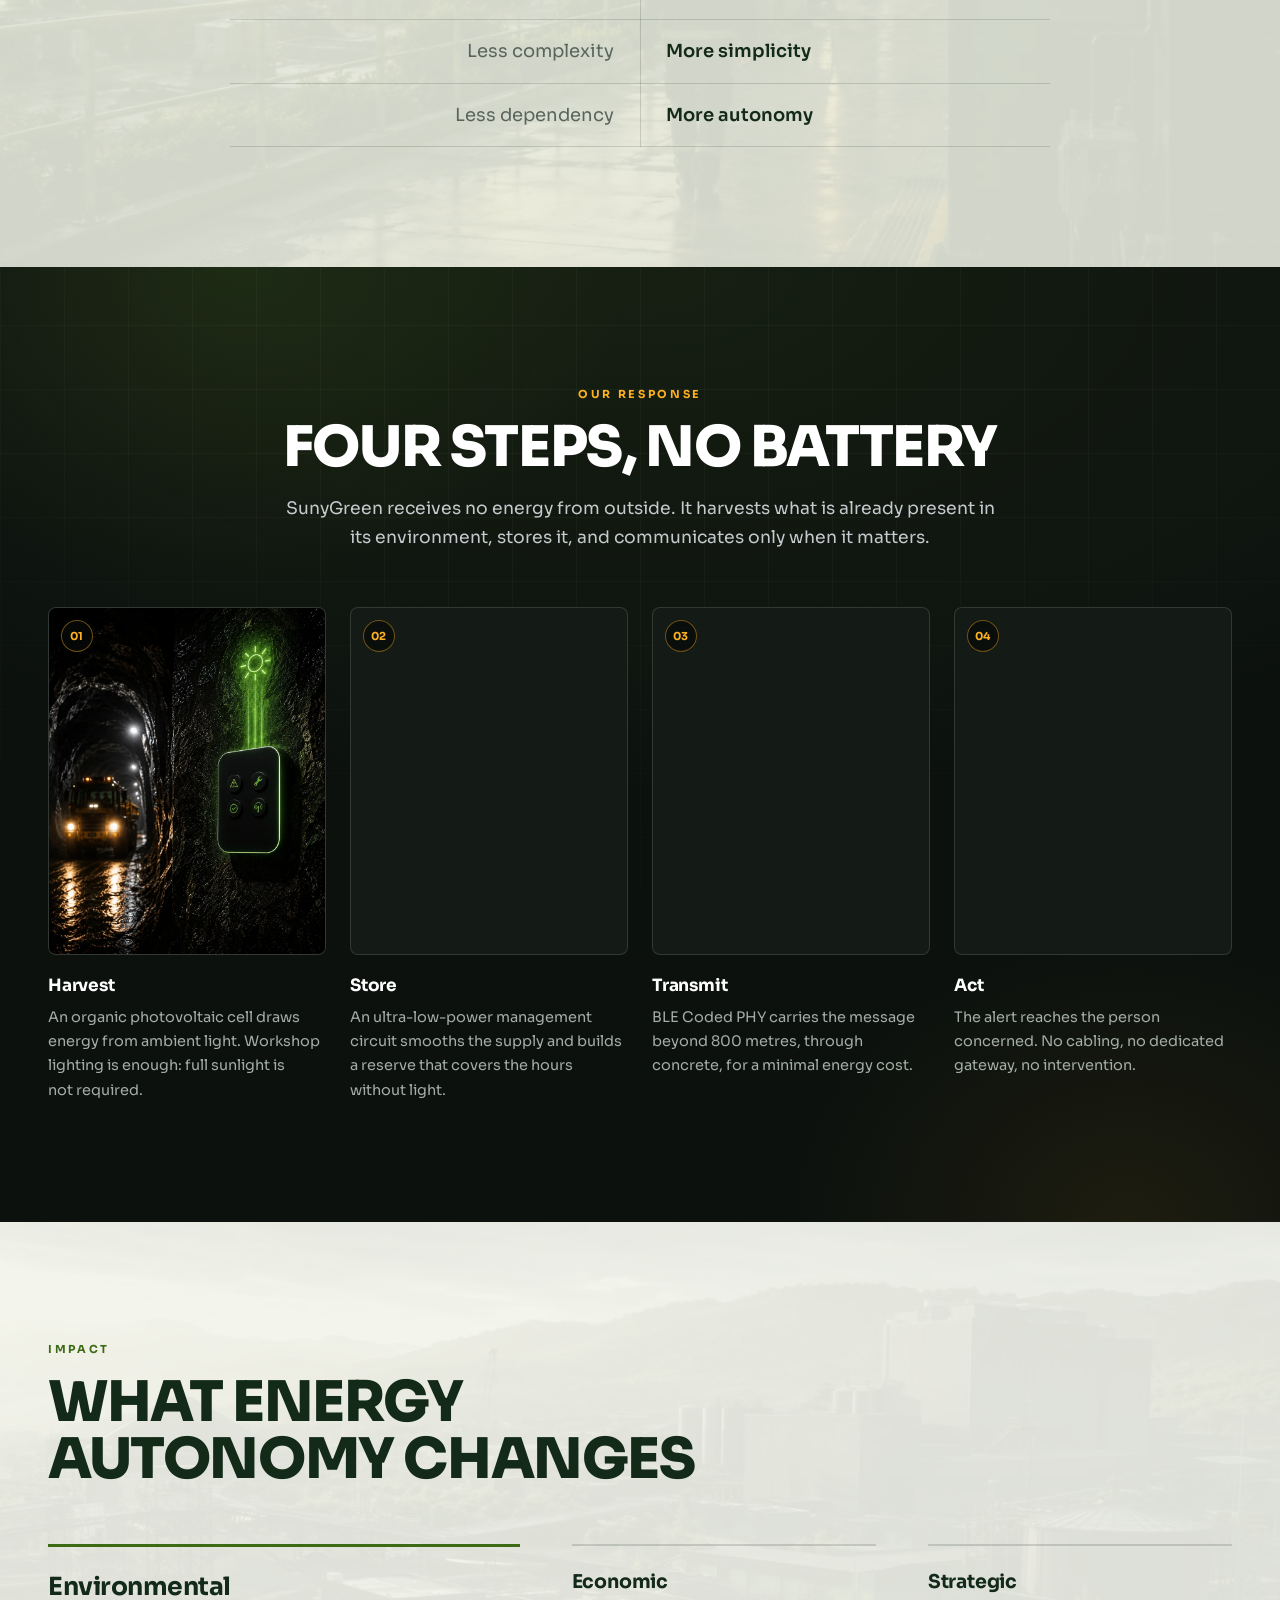
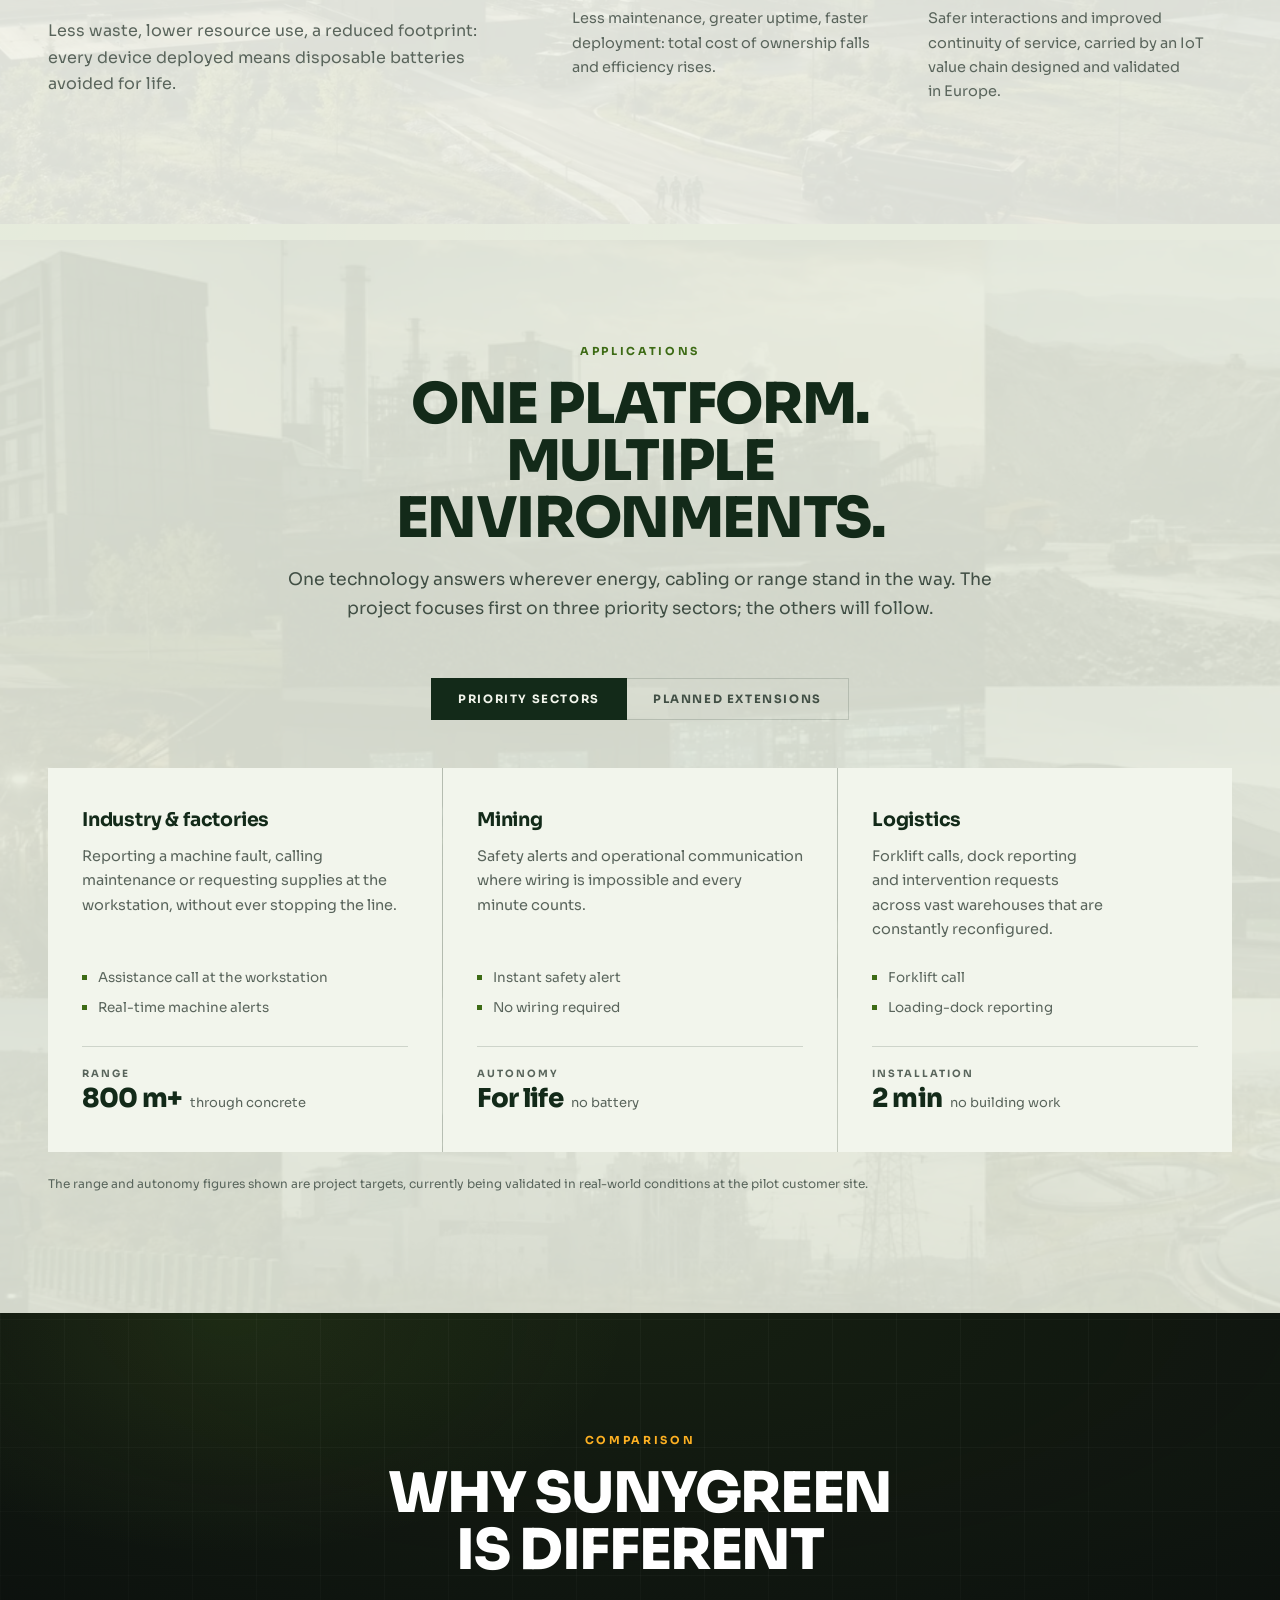
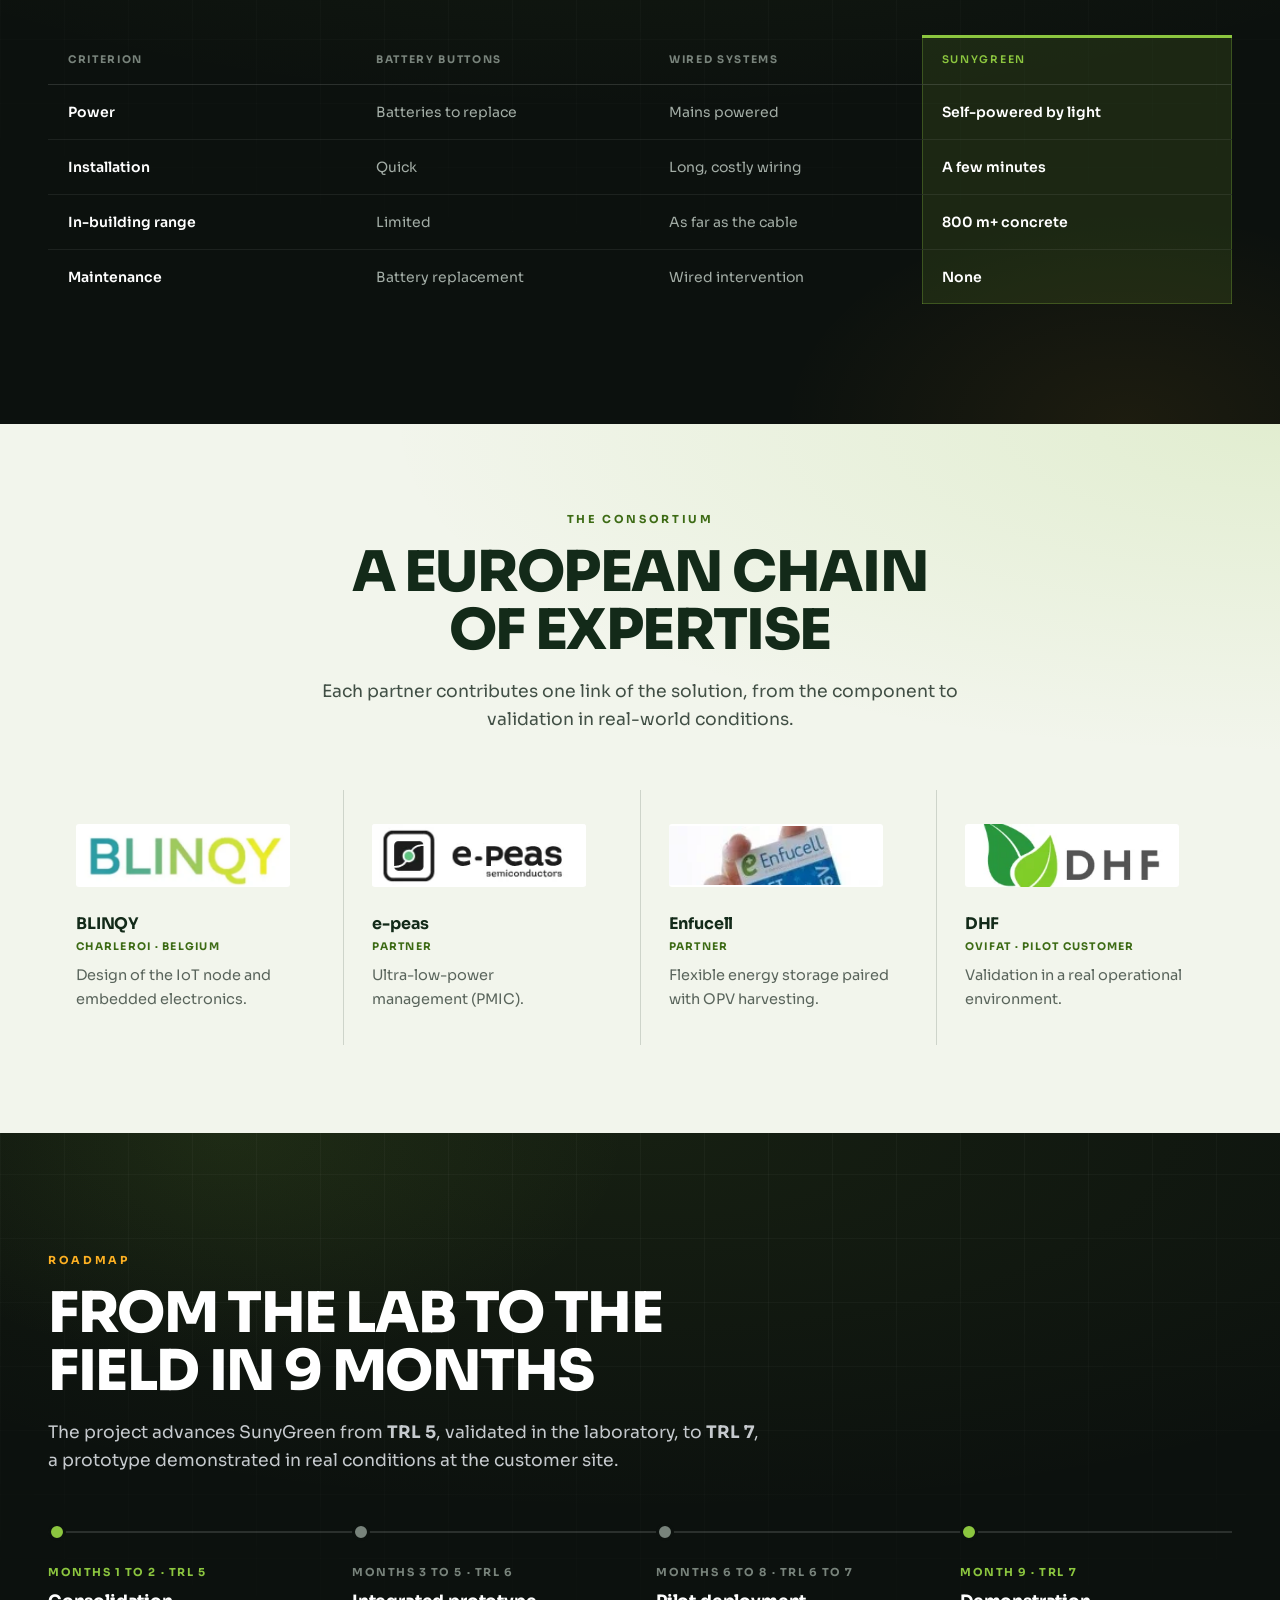
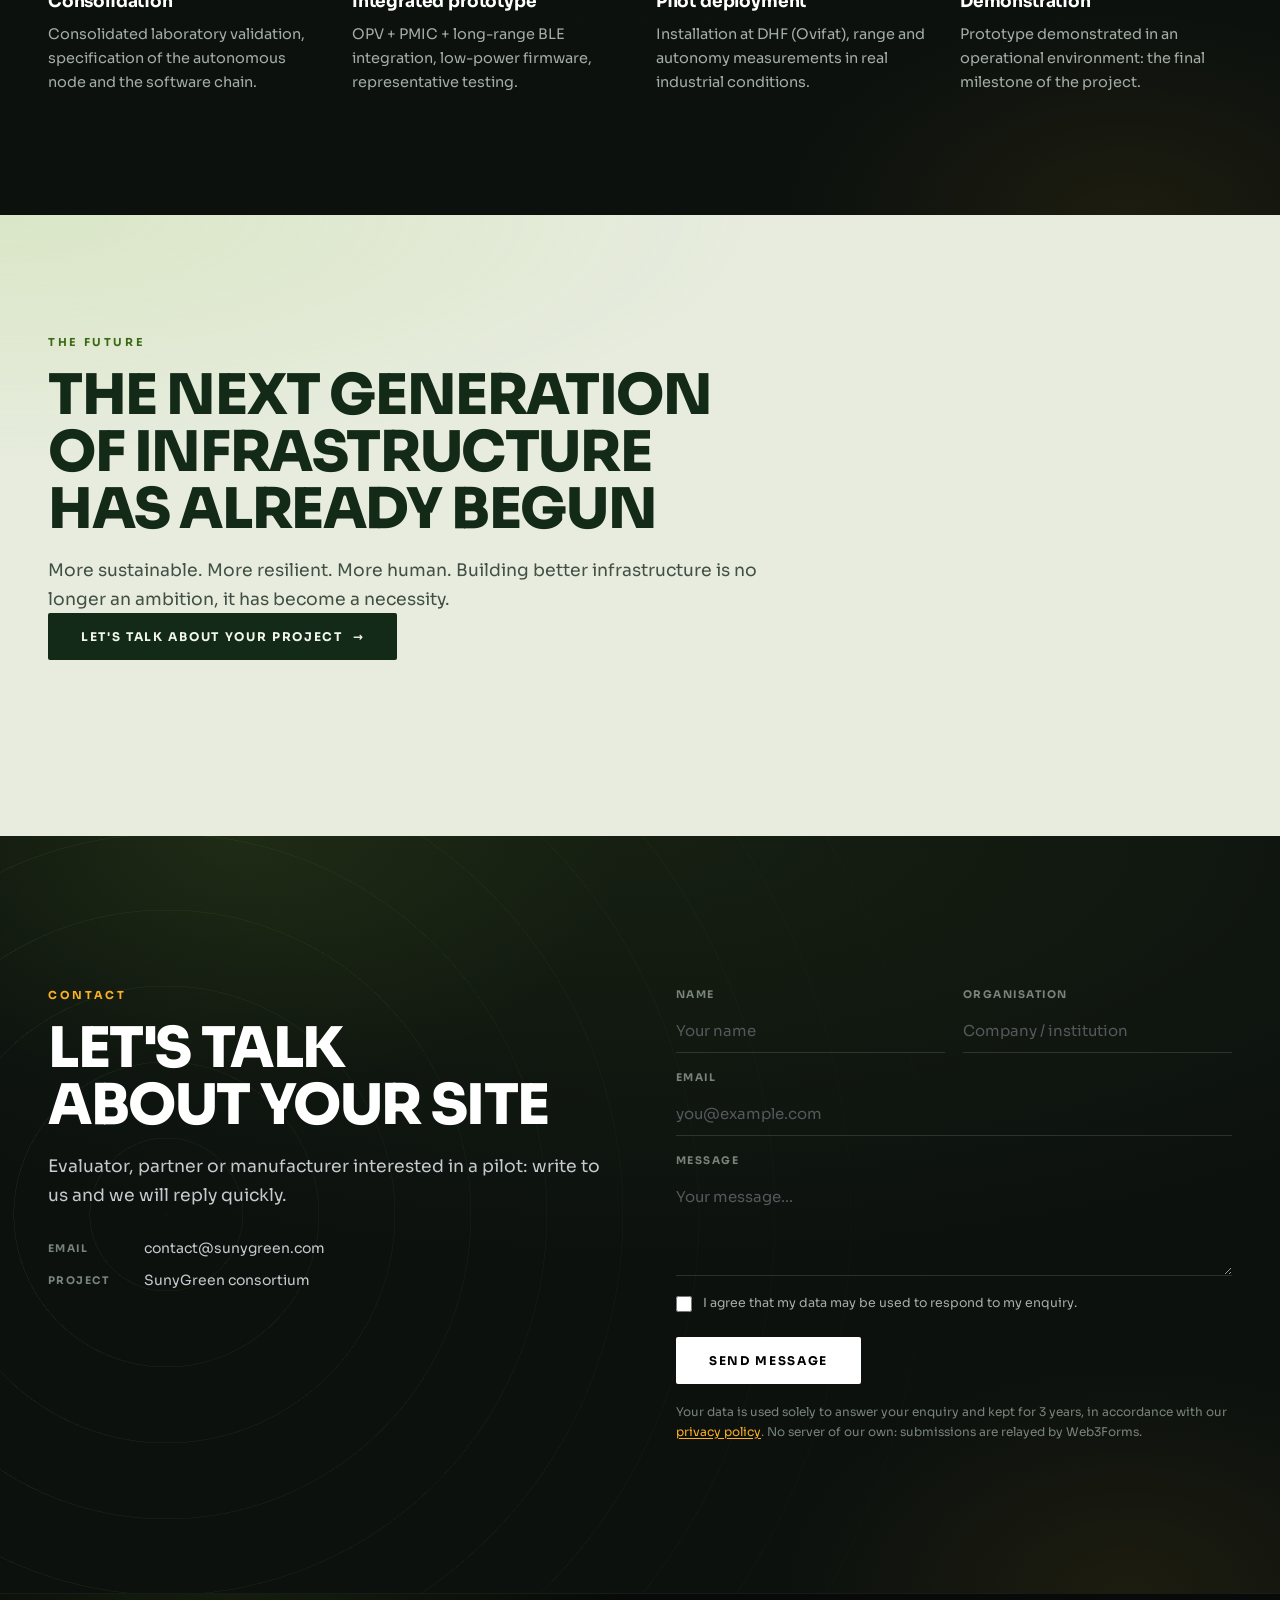
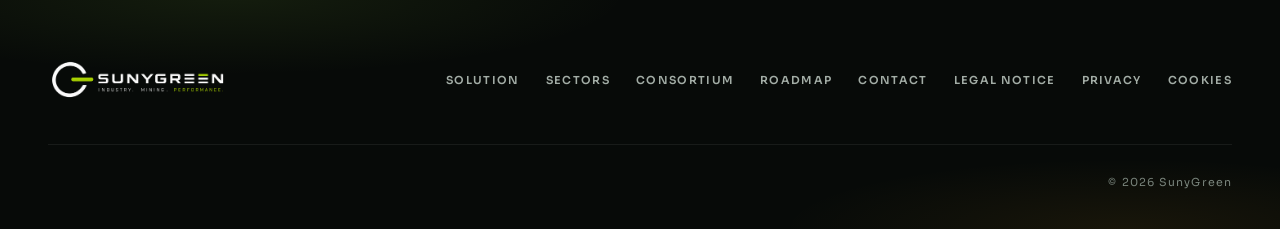
<file: en/index.html>
<!DOCTYPE html>
<html lang="en" translate="no">
<head>
<meta charset="utf-8">
<!-- The site has its own French version: stop the browser translator from
     re-translating this page, or a French-speaking visitor sees the English
     text switch straight back to French. -->
<meta name="google" content="notranslate">
<meta name="viewport" content="width=device-width, initial-scale=1">

<title>SunyGreen · Self-powered technologies for infrastructure</title>
<meta name="description" content="Self-powered IoT technologies: no battery, no wiring, over 800 m of range through concrete. First application, industrial alerting.">
<link rel="canonical" href="https://www.sunygreen.com/en/">
<meta name="robots" content="index, follow, max-image-preview:large, max-snippet:-1">
<meta name="theme-color" content="#070A08">
<link rel="icon" type="image/png" href="../images/favicon.png">
<link rel="apple-touch-icon" href="../images/sunygreen-icone.png">

<!-- Bilingual site with separate routes (specification, §5). Each version
     declares both, plus the default served to all other languages. -->
<link rel="alternate" hreflang="fr" href="https://www.sunygreen.com/">
<link rel="alternate" hreflang="en" href="https://www.sunygreen.com/en/">
<link rel="alternate" hreflang="x-default" href="https://www.sunygreen.com/">

<!-- Sharing on social networks and messaging apps -->
<meta property="og:type" content="website">
<meta property="og:site_name" content="SunyGreen">
<meta property="og:locale" content="en_GB">
<meta property="og:locale:alternate" content="fr_FR">
<meta property="og:url" content="https://www.sunygreen.com/en/">
<meta property="og:title" content="SunyGreen · Self-powered technologies for infrastructure">
<meta property="og:description" content="Self-powered IoT technologies: no battery, no wiring, over 800 m of range through concrete. First application, industrial alerting.">
<meta property="og:image" content="https://www.sunygreen.com/images/og-sunygreen.jpg">
<meta property="og:image:type" content="image/jpeg">
<meta property="og:image:width" content="1200">
<meta property="og:image:height" content="630">
<meta property="og:image:alt" content="SunyGreen button fitted to a machine in an industrial workshop at night">
<meta name="twitter:card" content="summary_large_image">
<meta name="twitter:title" content="SunyGreen · Self-powered technologies for infrastructure">
<meta name="twitter:description" content="Self-powered IoT technologies: no battery, no wiring, over 800 m of range through concrete. First application, industrial alerting.">
<meta name="twitter:image" content="https://www.sunygreen.com/images/og-sunygreen.jpg">

<!-- The hero photo is the largest element on screen: request it early -->
<link rel="preload" as="image" href="../images/sunygreen-01-infrastructures-de-demain.webp" fetchpriority="high">
<!-- The typeface is served from this server: no third-party request.
     Preloaded, otherwise it is only fetched after the CSS is parsed. -->
<link rel="preload" as="font" type="font/woff2" href="../assets/fonts/sora-latin.woff2" crossorigin>
<link rel="stylesheet" href="../assets/styles.css">
<script>document.documentElement.classList.add('sg-js')</script>
<script type="application/ld+json">
{
 "@context": "https://schema.org",
 "@graph": [
  {
   "@type": "Organization",
   "@id": "https://www.sunygreen.com/#organisation",
   "name": "SunyGreen",
   "url": "https://www.sunygreen.com/",
   "email": "contact@sunygreen.com",
   "description": "European consortium developing SunyGreen, self-powered technologies for connected infrastructure.",
   "logo": {
    "@type": "ImageObject",
    "url": "https://www.sunygreen.com/images/sunygreen-logo.png",
    "width": 440,
    "height": 147
   },
   "member": [
    {
     "@type": "Organization",
     "name": "BLINQY",
     "address": {
      "@type": "PostalAddress",
      "addressLocality": "Charleroi",
      "addressCountry": "BE"
     }
    },
    {
     "@type": "Organization",
     "name": "e-peas"
    },
    {
     "@type": "Organization",
     "name": "Enfucell"
    },
    {
     "@type": "Organization",
     "name": "DHF",
     "address": {
      "@type": "PostalAddress",
      "addressLocality": "Ovifat",
      "addressCountry": "BE"
     }
    }
   ]
  },
  {
   "@type": "WebSite",
   "@id": "https://www.sunygreen.com/en/#site",
   "url": "https://www.sunygreen.com/en/",
   "name": "SunyGreen",
   "inLanguage": "en-GB",
   "publisher": {
    "@id": "https://www.sunygreen.com/#organisation"
   }
  },
  {
   "@type": "Product",
   "name": "SunyGreen",
   "description": "Self-powered technologies: organic photovoltaic harvesting, ultra-low-power management and Bluetooth Low Energy Coded PHY communication beyond 800 metres through concrete. First application, an industrial alert device with no battery and no wiring.",
   "image": "https://www.sunygreen.com/images/og-sunygreen.jpg",
   "category": "Self-powered IoT technology",
   "brand": {
    "@id": "https://www.sunygreen.com/#organisation"
   },
   "additionalProperty": [
    {
     "@type": "PropertyValue",
     "name": "Range",
     "value": "800 m and beyond through concrete"
    },
    {
     "@type": "PropertyValue",
     "name": "Power source",
     "value": "Organic photovoltaics, ambient light"
    },
    {
     "@type": "PropertyValue",
     "name": "Communication",
     "value": "Bluetooth Low Energy Coded PHY"
    },
    {
     "@type": "PropertyValue",
     "name": "Maintenance",
     "value": "None, no battery, no wiring"
    }
   ]
  }
 ]
}
</script>
</head>
<body>

<a href="#home" class="skip">Skip to content</a>

<!-- ============ NAVIGATION ============ -->
<nav class="nav">
  <a href="#home" class="brand">
    <img src="../images/sunygreen-logo.png" alt="SunyGreen logo" width="440" height="147" decoding="async" />
  </a>
  <div class="nav-links">
    <a href="#solution">Solution</a>
    <a href="#sectors">Sectors</a>
    <a href="#consortium">Consortium</a>
    <a href="#roadmap">Roadmap</a>
  </div>
  <div class="nav-right">
    <div class="lang" data-langue>
      <button type="button" class="lang-btn" aria-expanded="false"
              aria-controls="choix-langue" aria-label="Language: English. Open the language chooser">
        <span class="lang-drapeau lang-drapeau--gb" aria-hidden="true"></span>
        <span class="lang-code">EN</span>
        <span class="lang-chevron" aria-hidden="true"></span>
      </button>
      <ul class="lang-liste" id="choix-langue" hidden>
        <li><span class="lang-opt is-on" aria-current="true"><span class="lang-drapeau lang-drapeau--gb" aria-hidden="true"></span>English</span></li>
        <li><a class="lang-opt" href="../index.html" hreflang="fr" lang="fr"><span class="lang-drapeau lang-drapeau--fr" aria-hidden="true"></span>Français</a></li>
      </ul>
    </div>
    <a href="#contact" class="btn btn--solid nav-cta">Contact us</a>
    <button type="button" class="burger" aria-label="Menu" aria-expanded="false" aria-controls="menu">
      <span></span><span></span>
    </button>
  </div>
  <div class="menu" id="menu" hidden>
    <a href="#solution">Solution</a>
    <a href="#sectors">Sectors</a>
    <a href="#consortium">Consortium</a>
    <a href="#roadmap">Roadmap</a>
    <a href="#contact" class="btn btn--solid">Contact us</a>
    <a href="../index.html" hreflang="fr" lang="fr" class="menu-lang">Version française</a>
  </div>
</nav>

<div class="sg-root">
  <!-- ============ HOME ============ -->
  <header id="home" class="hero">
    <div class="hero-media"><img id="photo-accueil" src="../images/sunygreen-01-infrastructures-de-demain.webp" alt="SunyGreen button fitted to a machine in an industrial workshop at night"  width="1388" height="781" decoding="async" fetchpriority="high" /></div>
    <div class="hero-scrim"></div>
    <div class="wrap hero-inner">
      <div class="hero-copy reveal">
        <p class="eyebrow">Building the infrastructure of tomorrow</p>
        <h1>More people. More services. Fewer resources.</h1>
        <p class="lead">As the world grows and infrastructure expands, organizations face a common challenge: delivering more value, greater resilience and better services while consuming fewer resources. SunyGreen develops the autonomous technologies that make this transition possible.</p>
        <div class="btn-row">
          <a href="#solution" class="btn btn--solid btn--arrow">Explore the solution</a>
          <a href="#contact" class="btn btn--ghost">Contact us</a>
        </div>
      </div>
    </div>
    <div class="scroll-cue"></div>
  </header>

  <!-- ============ KEY FIGURES ============ -->
  <section class="stats">
    <div class="wrap">
      <div class="stats-grid reveal cascade">
        <div class="stat">
          <p class="stat-k">Measured range</p>
          <div class="stat-v" data-compte="800" data-suffixe=" m+">800&nbsp;m+</div>
          <p class="stat-u">through concrete</p>
        </div>
        <div class="stat">
          <p class="stat-k">Autonomy</p>
          <div class="stat-v">For life</div>
          <p class="stat-u">no battery, no wiring</p>
        </div>
        <div class="stat">
          <p class="stat-k">Installation</p>
          <div class="stat-v">2&nbsp;min</div>
          <p class="stat-u">no building work</p>
        </div>
      </div>
    </div>
  </section>

  <!-- ============ CONTEXT ============ -->
  <section id="context" class="sec sec--light sec--fond">
    <div class="sec-media"><img src="../images/sunygreen-02-monde-sous-pression.webp" alt="Landscape of rail and industrial infrastructure at sunset" width="1388" height="781" decoding="async" loading="lazy" /></div>
    <div class="sec-voile"></div>
    <div class="wrap">
      <div class="sec-head reveal">
        <p class="eyebrow">A world under pressure</p>
        <h2>Infrastructure is expanding. Resources are not.</h2>
        <p class="lead">A global contradiction is emerging. Around the world, infrastructure is becoming more connected, more complex and more essential. Yet the resources required to power, maintain and sustain these systems remain limited. The challenge is no longer growth alone. It is sustainable growth.</p>
      </div>
      <div class="grid-4-open reveal cascade">
        <div class="impact">
          <h3>More infrastructure</h3>
          <p class="body">It is expanding across every sector, at a pace that is not slowing.</p>
        </div>
        <div class="impact">
          <h3>More connectivity</h3>
          <p class="body">It now reaches every environment, including the least accessible.</p>
        </div>
        <div class="impact">
          <h3>Finite resources</h3>
          <p class="body">Energy, materials and maintenance cannot simply be scaled up.</p>
        </div>
        <div class="impact">
          <h3>Growing expectations</h3>
          <p class="body">Safety, performance and sustainability are now expected together.</p>
        </div>
      </div>
    </div>
  </section>

  <!-- ============ WHY IT MATTERS ============ -->
  <section id="why-it-matters" class="sec sec--panel sec--fond">
    <div class="sec-media"><img src="../images/sunygreen-03-enjeu-humain.webp" alt="Operator pressing the SunyGreen unit in an industrial hall" width="1388" height="781" decoding="async" loading="lazy" /></div>
    <div class="sec-voile"></div>
    <div class="wrap">
      <div class="sec-head reveal">
        <p class="eyebrow">Why it matters</p>
        <h2>When systems fail, the impact is not technical. It is human.</h2>
        <p class="lead">Infrastructure exists to serve people. Requesting assistance, accessing a service, triggering an alert: every interaction matters, and each one relies on infrastructure that has to respond.</p>
      </div>
      <div class="grid-4-open reveal cascade">
        <div class="impact">
          <h3>Safety</h3>
          <p class="body">Raising the alert at the moment it actually changes something.</p>
        </div>
        <div class="impact">
          <h3>Accessibility</h3>
          <p class="body">A simple gesture, within reach, in any environment.</p>
        </div>
        <div class="impact">
          <h3>Reliability</h3>
          <p class="body">A system that answers without depending on a battery or a cable.</p>
        </div>
        <div class="impact">
          <h3>Continuity</h3>
          <p class="body">A service that is not interrupted for maintenance.</p>
        </div>
      </div>
    </div>
  </section>

  <!-- ============ THE SHIFT ============ -->
  <section id="the-shift" class="sec sec--light sec--light-alt sec--fond">
    <div class="sec-media"><img src="../images/sunygreen-04-basculement.webp" alt="Industrial site at sunrise, with a panel listing the gains delivered by SunyGreen" width="1388" height="781" decoding="async" loading="lazy" /></div>
    <div class="sec-voile"></div>
    <div class="wrap">
      <div class="sec-head sec-head--center reveal">
        <p class="eyebrow">The shift</p>
        <h2>A new model is emerging</h2>
        <p class="lead">Less dependency, more resilience. Infrastructure should not require continuous intervention to remain operational.</p>
      </div>
      <div class="bascule reveal cascade">
        <div class="bascule-ligne"><span class="bascule-moins">Less maintenance</span><span class="bascule-plus">More reliability</span></div>
        <div class="bascule-ligne"><span class="bascule-moins">Less waste</span><span class="bascule-plus">More sustainability</span></div>
        <div class="bascule-ligne"><span class="bascule-moins">Less complexity</span><span class="bascule-plus">More simplicity</span></div>
        <div class="bascule-ligne"><span class="bascule-moins">Less dependency</span><span class="bascule-plus">More autonomy</span></div>
      </div>
    </div>
  </section>

  <!-- ============ HOW IT WORKS ============ -->
  <section id="solution" class="sec sec--panel sec--trame">
    <div class="wrap">
      <div class="sec-head sec-head--center reveal">
        <p class="eyebrow">Our response</p>
        <h2>Four steps, no battery</h2>
        <p class="lead">SunyGreen receives no energy from outside. It harvests what is already present in its environment, stores it, and communicates only when it matters.</p>
      </div>
      <div class="etapes slider reveal cascade">
        <article class="etape">
          <div class="etape-img"><img src="../images/sunygreen-etape-1-capter.webp" alt="SunyGreen button on a wall beneath a sun symbol casting a beam of light" width="880" height="1100" decoding="async" loading="lazy" /></div>
          <h3>Harvest</h3>
          <p class="body">An organic photovoltaic cell draws energy from ambient light. Workshop lighting is enough: full sunlight is not required.</p>
        </article>
        <article class="etape">
          <div class="etape-img"><img src="../images/sunygreen-etape-2-stocker.webp" alt="SunyGreen button on a concrete wall beside a glowing battery symbol" width="880" height="1095" decoding="async" loading="lazy" /></div>
          <h3>Store</h3>
          <p class="body">An ultra-low-power management circuit smooths the supply and builds a reserve that covers the hours without light.</p>
        </article>
        <article class="etape">
          <div class="etape-img"><img src="../images/sunygreen-etape-3-transmettre.webp" alt="Helmeted operator pressing the transmit key of the SunyGreen button in an industrial hall" width="880" height="1100" decoding="async" loading="lazy" /></div>
          <h3>Transmit</h3>
          <p class="body">BLE Coded PHY carries the message beyond 800&nbsp;metres, through concrete, for a minimal energy cost.</p>
        </article>
        <article class="etape">
          <div class="etape-img"><img src="../images/sunygreen-etape-4-agir.webp" alt="Smartwatch on a responder's wrist showing a danger alert for zone 2" width="880" height="1100" decoding="async" loading="lazy" /></div>
          <h3>Act</h3>
          <p class="body">The alert reaches the person concerned. No cabling, no dedicated gateway, no intervention.</p>
        </article>
      </div>
    </div>
  </section>

  <!-- ============ IMPACT ============ -->
  <section id="impact" class="sec sec--light sec--fond">
    <div class="sec-media"><img src="../images/sunygreen-06-impact.webp" alt="Industrial site set in a wooded valley in morning light" width="1388" height="781" decoding="async" loading="lazy" /></div>
    <div class="sec-voile"></div>
    <div class="wrap">
      <div class="sec-head reveal">
        <p class="eyebrow">Impact</p>
        <h2>What energy autonomy changes</h2>
      </div>
      <div class="grid-3-open reveal cascade">
        <div class="impact impact--on">
          <h3>Environmental</h3>
          <p class="body">Less waste, lower resource use, a reduced footprint: every device deployed means disposable batteries avoided for life.</p>
        </div>
        <div class="impact">
          <h3>Economic</h3>
          <p class="body">Less maintenance, greater uptime, faster deployment: total cost of ownership falls and efficiency rises.</p>
        </div>
        <div class="impact">
          <h3>Strategic</h3>
          <p class="body">Safer interactions and improved continuity of service, carried by an IoT value chain designed and validated in Europe.</p>
        </div>
      </div>
    </div>
  </section>

  <!-- ============ SECTORS ============ -->
  <section id="sectors" class="sec sec--light sec--light-alt sec--fond">
    <div class="sec-media"><img src="../images/sunygreen-07-applications.webp" alt="Mosaic of nine environments: offices, industry, mining, tunnel, control room, transport, logistics, energy, water treatment" width="1388" height="781" decoding="async" loading="lazy" /></div>
    <div class="sec-voile"></div>
    <div class="wrap">
      <div class="sec-head sec-head--center reveal">
        <p class="eyebrow">Applications</p>
        <h2>One platform. Multiple environments.</h2>
        <p class="lead">One technology answers wherever energy, cabling or range stand in the way. The project focuses first on three priority sectors; the others will follow.</p>
      </div>
      <div class="tabs reveal" role="tablist" aria-label="Sector families">
        <button type="button" class="tab is-on" role="tab" id="tab-prio" aria-controls="sectors-prio" aria-selected="true">Priority sectors</button>
        <button type="button" class="tab" role="tab" id="tab-ext" aria-controls="sectors-ext" aria-selected="false">Planned extensions</button>
      </div>
      <div class="grid-3 slider reveal cascade" id="sectors-prio" data-secteurs role="tabpanel" aria-labelledby="tab-prio">
          <article class="card">
            <h3>Industry &amp; factories</h3>
            <p class="body">Reporting a machine fault, calling maintenance or requesting supplies at the workstation, without ever stopping the line.</p>
            <div class="card-list">
              <div class="card-li">Assistance call at the workstation</div>
              <div class="card-li">Real-time machine alerts</div>
            </div>
            <div class="card-foot">
              <p class="stat-k">Range</p>
              <span class="stat-v">800&nbsp;m+</span><span class="stat-u">through concrete</span>
            </div>
          </article>
          <article class="card">
            <h3>Mining</h3>
            <p class="body">Safety alerts and operational communication where wiring is impossible and every minute counts.</p>
            <div class="card-list">
              <div class="card-li">Instant safety alert</div>
              <div class="card-li">No wiring required</div>
            </div>
            <div class="card-foot">
              <p class="stat-k">Autonomy</p>
              <span class="stat-v">For life</span><span class="stat-u">no battery</span>
            </div>
          </article>
          <article class="card">
            <h3>Logistics</h3>
            <p class="body">Forklift calls, dock reporting and intervention requests across vast warehouses that are constantly reconfigured.</p>
            <div class="card-list">
              <div class="card-li">Forklift call</div>
              <div class="card-li">Loading-dock reporting</div>
            </div>
            <div class="card-foot">
              <p class="stat-k">Installation</p>
              <span class="stat-v">2&nbsp;min</span><span class="stat-u">no building work</span>
            </div>
          </article>
      </div>
      <div class="grid-3 slider reveal cascade" id="sectors-ext" data-secteurs role="tabpanel" aria-labelledby="tab-ext" hidden>
          <article class="card">
            <h3>Hospitality</h3>
            <p class="body">Discreet staff calls and service requests in guest rooms and common areas.</p>
            <div class="card-list">
              <div class="card-li">Discreet staff call</div>
              <div class="card-li">No visible maintenance</div>
            </div>
            <div class="card-foot">
              <p class="stat-k">Status</p>
              <span class="stat-v">Under study</span>
            </div>
          </article>
          <article class="card">
            <h3>Critical infrastructure</h3>
            <p class="body">Reporting and supervision where reliability comes first and mains power cannot be guaranteed.</p>
            <div class="card-list">
              <div class="card-li">Long-term reliability</div>
              <div class="card-li">No mains dependency</div>
            </div>
            <div class="card-foot">
              <p class="stat-k">Status</p>
              <span class="stat-v">Under study</span>
            </div>
          </article>
          <article class="card">
            <h3>Healthcare</h3>
            <p class="body">Patient and caregiver assistance calls, free of wiring and handling constraints.</p>
            <div class="card-list">
              <div class="card-li">Fast assistance call</div>
              <div class="card-li">Hygiene, no battery to handle</div>
            </div>
            <div class="card-foot">
              <p class="stat-k">Status</p>
              <span class="stat-v">Under study</span>
            </div>
          </article>
      </div>
      <p class="fine cmp-note">The range and autonomy figures shown are project targets, currently being validated in real-world conditions at the pilot customer site.</p>
    </div>
  </section>

  <!-- ============ COMPARISON ============ -->
  <section class="sec sec--panel sec--trame">
    <div class="wrap">
      <div class="sec-head sec-head--center reveal">
        <p class="eyebrow">Comparison</p>
        <h2>Why SunyGreen is different</h2>
      </div>
      <div class="cmp-scroll reveal">
        <table class="cmp">
          <thead>
            <tr>
              <th>Criterion</th>
              <th>Battery buttons</th>
              <th>Wired systems</th>
              <th class="col-us">SunyGreen</th>
            </tr>
          </thead>
          <tbody>
            <tr>
              <th>Power</th>
              <td>Batteries to replace</td>
              <td>Mains powered</td>
              <td class="col-us">Self-powered by light</td>
            </tr>
            <tr>
              <th>Installation</th>
              <td>Quick</td>
              <td>Long, costly wiring</td>
              <td class="col-us">A few minutes</td>
            </tr>
            <tr>
              <th>In-building range</th>
              <td>Limited</td>
              <td>As far as the cable</td>
              <td class="col-us">800&nbsp;m+ concrete</td>
            </tr>
            <tr>
              <th>Maintenance</th>
              <td>Battery replacement</td>
              <td>Wired intervention</td>
              <td class="col-us">None</td>
            </tr>
          </tbody>
        </table>
      </div>
      <p class="fine cmp-hint">Scroll the table sideways to see it all &#8594;</p>
    </div>
  </section>

  <!-- ============ CONSORTIUM ============ -->
  <section id="consortium" class="sec sec--light sec--tight">
    <div class="wrap">
      <div class="sec-head sec-head--center reveal">
        <p class="eyebrow">The consortium</p>
        <h2>A European chain of expertise</h2>
        <p class="lead">Each partner contributes one link of the solution, from the component to validation in real-world conditions.</p>
      </div>
      <div class="grid-4 slider reveal cascade">
        <div class="partner">
          <div class="partner-logo"><img id="logo-blinqy" src="../images/logo-blinqy.webp" alt="BLINQY logo"  width="428" height="132" decoding="async" loading="lazy" /></div>
          <h3>BLINQY</h3>
          <p class="partner-loc">Charleroi · Belgium</p>
          <p class="body">Design of the IoT node and embedded electronics.</p>
        </div>
        <div class="partner">
          <div class="partner-logo"><img id="logo-epeas" src="../images/logo-e-peas.webp" alt="e-peas logo"  width="223" height="65" decoding="async" loading="lazy" /></div>
          <h3>e-peas</h3>
          <p class="partner-loc">Partner</p>
          <p class="body">Ultra-low-power management (PMIC).</p>
        </div>
        <div class="partner">
          <div class="partner-logo"><img id="logo-enfucell" src="../images/logo-enfucell.webp" alt="Enfucell logo"  width="189" height="52" decoding="async" loading="lazy" /></div>
          <h3>Enfucell</h3>
          <p class="partner-loc">Partner</p>
          <p class="body">Flexible energy storage paired with OPV harvesting.</p>
        </div>
        <div class="partner">
          <div class="partner-logo"><img id="logo-dhf" src="../images/logo-dhf.webp" alt="DHF logo"  width="300" height="90" decoding="async" loading="lazy" /></div>
          <h3>DHF</h3>
          <p class="partner-loc">Ovifat · Pilot customer</p>
          <p class="body">Validation in a real operational environment.</p>
        </div>
      </div>
    </div>
  </section>

  <!-- ============ ROADMAP ============ -->
  <section id="roadmap" class="sec sec--panel sec--trame">
    <div class="wrap">
      <div class="sec-head reveal">
        <p class="eyebrow">Roadmap</p>
        <h2>From the lab to the field in 9&nbsp;months</h2>
        <p class="lead">The project advances SunyGreen from <strong>TRL&nbsp;5</strong>, validated in the laboratory, to <strong>TRL&nbsp;7</strong>, a prototype demonstrated in real conditions at the customer site.</p>
      </div>
      <div class="rail reveal cascade">
        <div class="step step--on">
          <p class="step-k">Months 1 to 2 · TRL 5</p>
          <h3>Consolidation</h3>
          <p class="body">Consolidated laboratory validation, specification of the autonomous node and the software chain.</p>
        </div>
        <div class="step">
          <p class="step-k">Months 3 to 5 · TRL 6</p>
          <h3>Integrated prototype</h3>
          <p class="body">OPV + PMIC + long-range BLE integration, low-power firmware, representative testing.</p>
        </div>
        <div class="step">
          <p class="step-k">Months 6 to 8 · TRL 6 to 7</p>
          <h3>Pilot deployment</h3>
          <p class="body">Installation at DHF (Ovifat), range and autonomy measurements in real industrial conditions.</p>
        </div>
        <div class="step step--on">
          <p class="step-k">Month 9 · TRL 7</p>
          <h3>Demonstration</h3>
          <p class="body">Prototype demonstrated in an operational environment: the final milestone of the project.</p>
        </div>
      </div>
    </div>
  </section>

  <!-- ============ THE FUTURE ============ -->
  <section id="the-future" class="sec sec--light sec--light-alt">
    <div class="wrap">
      <div class="sec-head reveal">
        <p class="eyebrow">The future</p>
        <h2>The next generation of infrastructure has already begun</h2>
        <p class="lead">More sustainable. More resilient. More human. Building better infrastructure is no longer an ambition, it has become a necessity.</p>
        <div class="btn-row"><a href="#contact" class="btn btn--solid btn--arrow">Let's talk about your project</a></div>
      </div>
    </div>
  </section>

  <!-- ============ CONTACT ============ -->
  <section id="contact" class="sec sec--panel sec--wide sec--ondes">
    <div class="wrap">
      <div class="contact-grid">
        <div class="reveal">
          <p class="eyebrow">Contact</p>
          <h2>Let's talk about your site</h2>
          <p class="lead">Evaluator, partner or manufacturer interested in a pilot: write to us and we will reply quickly.</p>
          <div class="contact-meta">
            <div class="meta-row"><span class="meta-k">Email</span>contact@sunygreen.com</div>
            <div class="meta-row"><span class="meta-k">Project</span>SunyGreen consortium</div>
          </div>
        </div>
        <!-- Sent through Web3Forms: no server of our own, the message is
             delivered by email. The access key must match the one in the
             French page (../index.html), see DEPLOIEMENT.md. -->
        <form class="form reveal"
              action="https://api.web3forms.com/submit" method="POST"
              data-envoi="Sending…"
              data-succes-bouton="Message sent ✓"
              data-succes="Thank you, your message is on its way. We will get back to you shortly."
              data-erreur="Sending failed. Please try again, or write directly to contact@sunygreen.com.">
          <input type="hidden" name="access_key" value="REMPLACER-PAR-LA-CLE-WEB3FORMS">
          <input type="hidden" name="subject" value="SunyGreen: new message from the website">
          <input type="hidden" name="from_name" value="SunyGreen website">
          <!-- Bot trap: a human never fills in an invisible field. -->
          <input type="checkbox" name="botcheck" class="hp" tabindex="-1" autocomplete="off" aria-hidden="true">
          <div class="form-row">
            <label class="field"><span>Name</span><input type="text" name="Name" required autocomplete="name" placeholder="Your name" /></label>
            <label class="field"><span>Organisation</span><input type="text" name="Organisation" autocomplete="organization" placeholder="Company / institution" /></label>
          </div>
          <label class="field"><span>Email</span><input type="email" name="Email" required autocomplete="email" placeholder="you@example.com" /></label>
          <label class="field"><span>Message</span><textarea name="Message" rows="4" required placeholder="Your message…"></textarea></label>
          <label class="consent">
            <input type="checkbox" name="Consent" value="yes" required />
            <span>I agree that my data may be used to respond to my enquiry.</span>
          </label>
          <button type="submit" class="btn btn--solid">Send message</button>
          <p class="form-etat" role="status" aria-live="polite"></p>
          <p class="fine">Your data is used solely to answer your enquiry and kept for 3&nbsp;years, in accordance with our <a href="privacy.html">privacy policy</a>. No server of our own: submissions are relayed by Web3Forms.</p>
        </form>
      </div>
    </div>
  </section>

  <!-- ============ FOOTER ============ -->
  <footer class="foot">
    <div class="wrap">
      <div class="foot-top">
        <a href="#home" class="brand">
          <img src="../images/sunygreen-logo.png" alt="SunyGreen logo" width="440" height="147" decoding="async" loading="lazy" />
        </a>
        <div class="foot-links">
          <a href="#solution">Solution</a>
          <a href="#sectors">Sectors</a>
          <a href="#consortium">Consortium</a>
          <a href="#roadmap">Roadmap</a>
          <a href="#contact">Contact</a>
          <a href="legal-notice.html">Legal notice</a>
          <a href="privacy.html">Privacy</a>
          <a href="cookies.html">Cookies</a>
        </div>
      </div>
      <div class="foot-bot">
        <div class="foot-copy">© 2026 SunyGreen</div>
      </div>
    </div>
  </footer>

  <!-- ============ COOKIE BANNER ============ -->
  <div class="cookie">
    <p class="fine">This site uses strictly necessary storage only. No advertising trackers. <a href="cookies.html">Find out more</a>.</p>
    <div class="cookie-actions">
      <button type="button" class="btn btn--ghost" data-choix="refuse">Decline</button>
      <button type="button" class="btn btn--solid" data-choix="accepte">Accept</button>
    </div>
  </div>

</div>

<script src="../assets/site.js" defer></script>
</body>
</html>
</file>
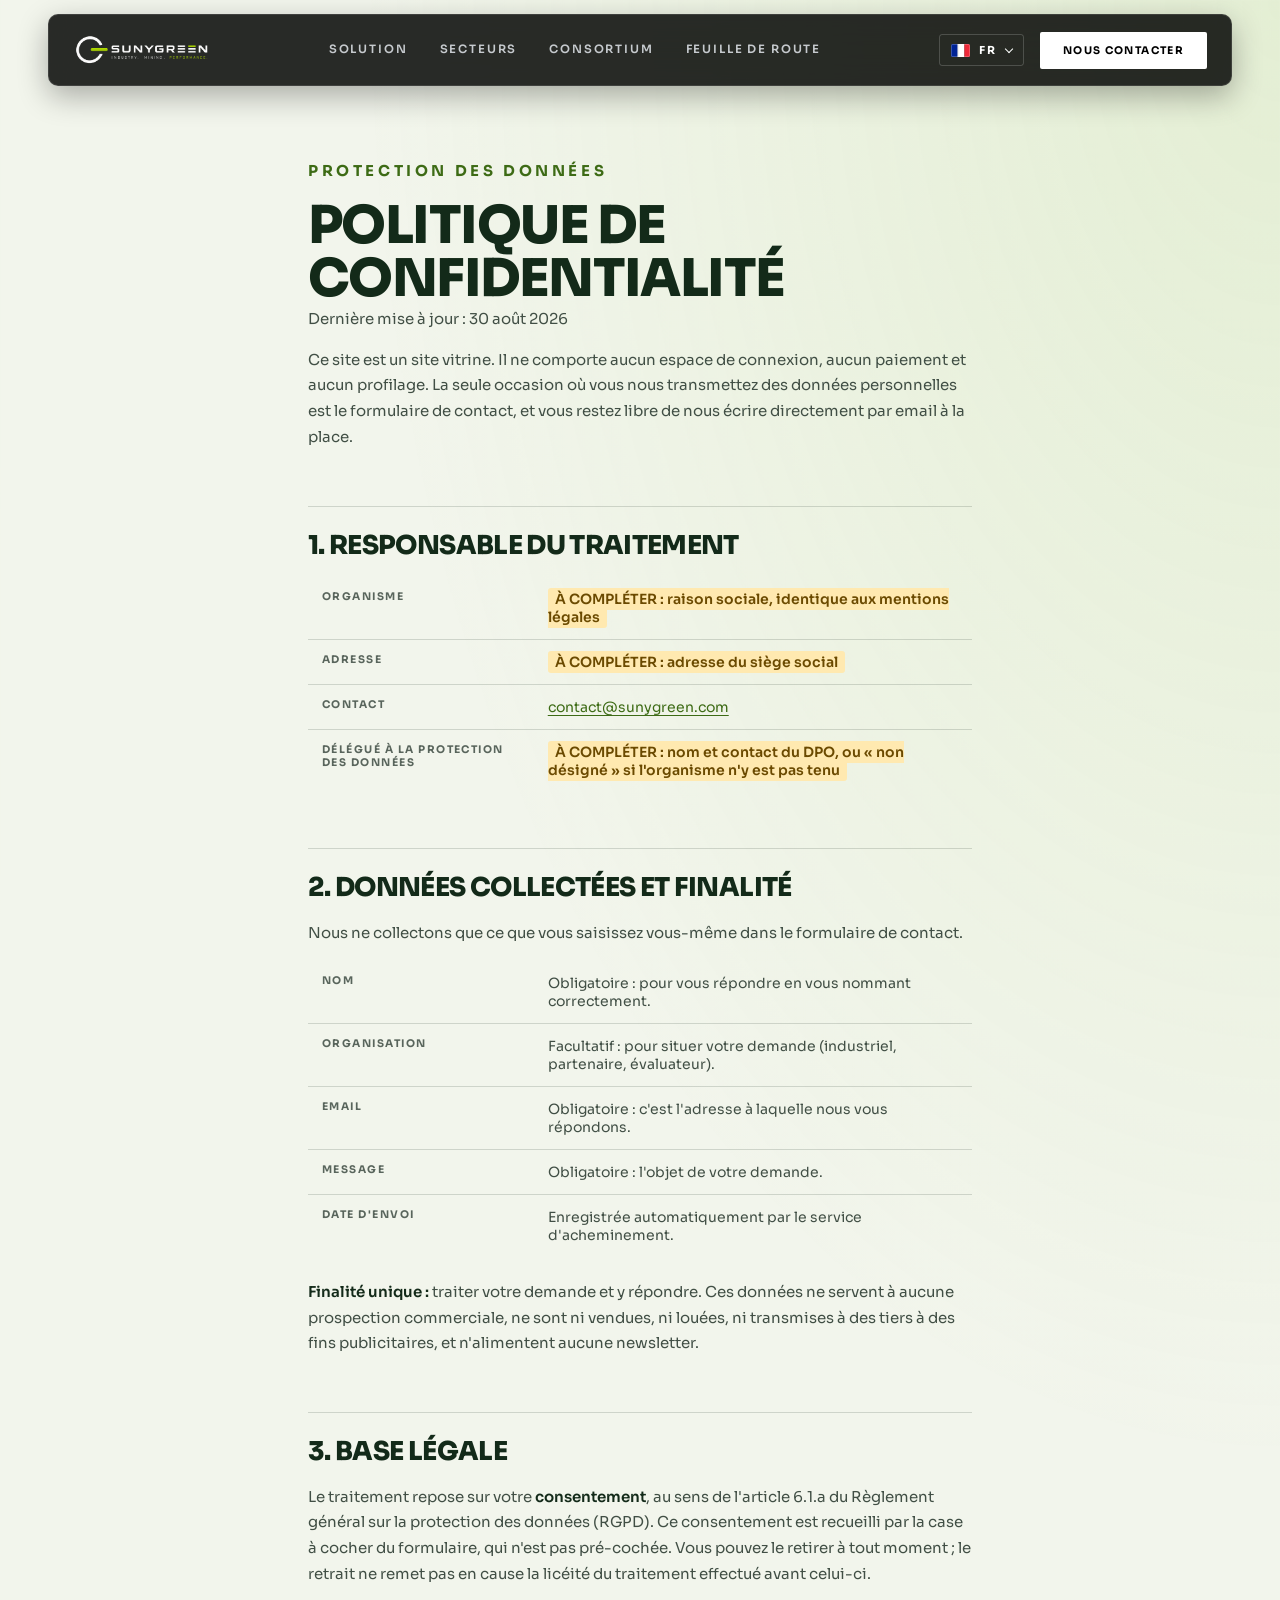
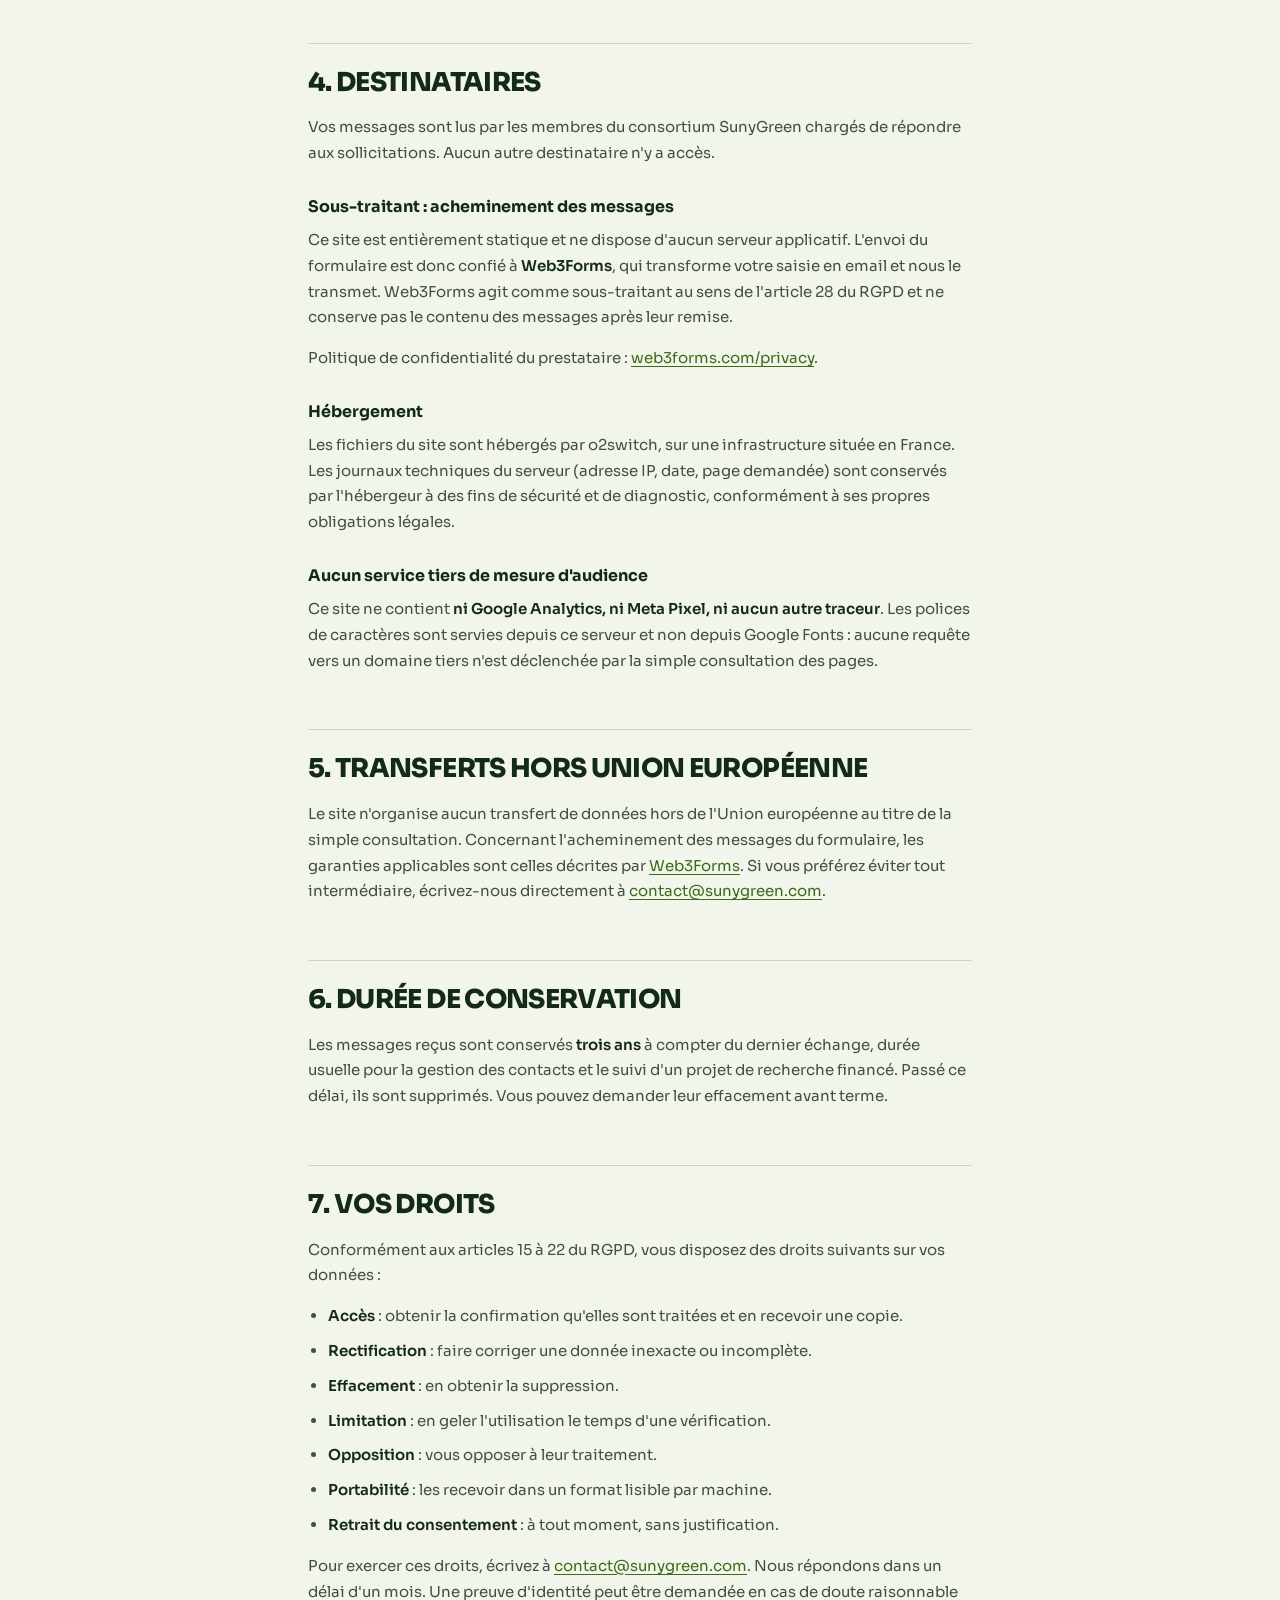
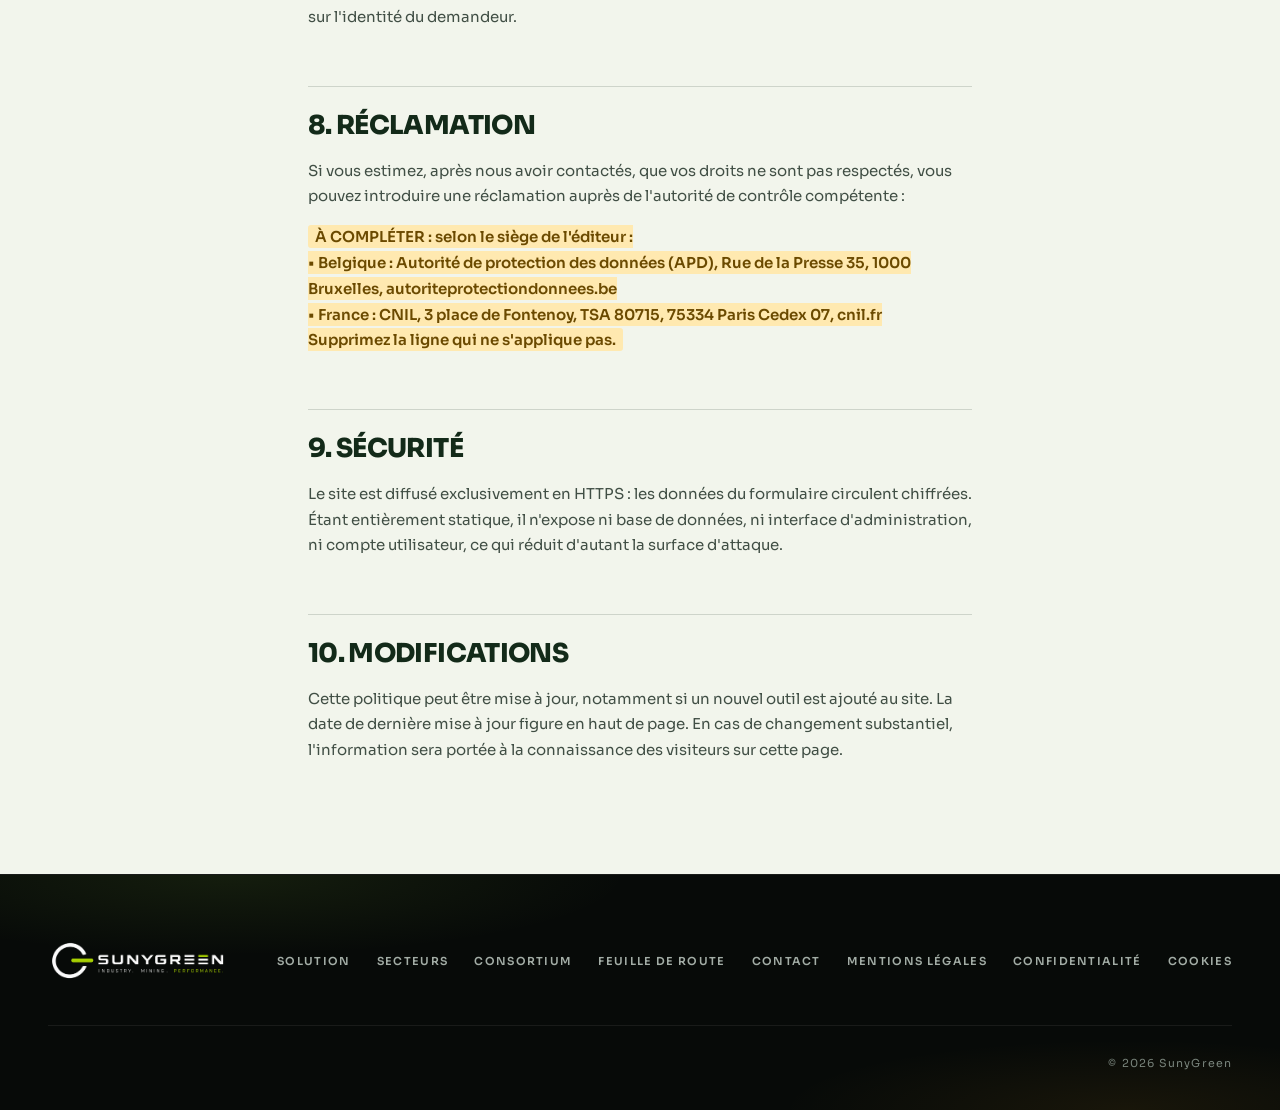
<file: confidentialite.html>
<!DOCTYPE html>
<html lang="fr">
<head>
<meta charset="utf-8">
<meta name="viewport" content="width=device-width, initial-scale=1">

<title>Politique de confidentialité · SunyGreen</title>
<meta name="description" content="Comment le site SunyGreen traite les données du formulaire de contact : finalité, base légale, durée de conservation et droits des personnes, conformément au RGPD.">
<link rel="canonical" href="https://www.sunygreen.com/confidentialite.html">
<meta name="robots" content="index, follow">
<meta name="theme-color" content="#070A08">
<link rel="icon" type="image/png" href="images/favicon.png">
<link rel="apple-touch-icon" href="images/sunygreen-icone.png">

<link rel="alternate" hreflang="fr" href="https://www.sunygreen.com/confidentialite.html">
<link rel="alternate" hreflang="en" href="https://www.sunygreen.com/en/privacy.html">
<link rel="alternate" hreflang="x-default" href="https://www.sunygreen.com/confidentialite.html">

<meta property="og:type" content="article">
<meta property="og:site_name" content="SunyGreen">
<meta property="og:locale" content="fr_FR">
<meta property="og:url" content="https://www.sunygreen.com/confidentialite.html">
<meta property="og:title" content="Politique de confidentialité · SunyGreen">
<meta property="og:description" content="Comment le site SunyGreen traite les données du formulaire de contact, conformément au RGPD.">
<meta property="og:image" content="https://www.sunygreen.com/images/og-sunygreen.jpg">

<link rel="preload" as="font" type="font/woff2" href="assets/fonts/sora-latin.woff2" crossorigin>
<link rel="stylesheet" href="assets/styles.css">
<script>document.documentElement.classList.add('sg-js')</script>
</head>
<body>

<a href="#contenu" class="skip">Aller au contenu</a>

<!-- ============ NAVIGATION ============ -->
<nav class="nav nav--solid">
  <a href="index.html" class="brand">
    <img src="images/sunygreen-logo.png" alt="Logo SunyGreen" width="440" height="147" decoding="async" />
  </a>
  <div class="nav-links">
    <a href="index.html#solution">Solution</a>
    <a href="index.html#secteurs">Secteurs</a>
    <a href="index.html#consortium">Consortium</a>
    <a href="index.html#roadmap">Feuille de route</a>
  </div>
  <div class="nav-right">
    <div class="lang" data-langue>
      <button type="button" class="lang-btn" aria-expanded="false"
              aria-controls="choix-langue" aria-label="Langue : français. Ouvrir le choix de langue">
        <span class="lang-drapeau lang-drapeau--fr" aria-hidden="true"></span>
        <span class="lang-code">FR</span>
        <span class="lang-chevron" aria-hidden="true"></span>
      </button>
      <ul class="lang-liste" id="choix-langue" hidden>
        <li><span class="lang-opt is-on" aria-current="true"><span class="lang-drapeau lang-drapeau--fr" aria-hidden="true"></span>Français</span></li>
        <li><a class="lang-opt" href="en/privacy.html" hreflang="en" lang="en"><span class="lang-drapeau lang-drapeau--gb" aria-hidden="true"></span>English</a></li>
      </ul>
    </div>
    <a href="index.html#contact" class="btn btn--solid nav-cta">Nous contacter</a>
    <button type="button" class="burger" aria-label="Menu" aria-expanded="false" aria-controls="menu">
      <span></span><span></span>
    </button>
  </div>
  <div class="menu" id="menu" hidden>
    <a href="index.html#solution">Solution</a>
    <a href="index.html#secteurs">Secteurs</a>
    <a href="index.html#consortium">Consortium</a>
    <a href="index.html#roadmap">Feuille de route</a>
    <a href="index.html#contact" class="btn btn--solid">Nous contacter</a>
    <a href="en/privacy.html" hreflang="en" lang="en" class="menu-lang">English version</a>
  </div>
</nav>

<div class="sg-root">
  <!-- ============ CONTENU ============ -->
  <main id="contenu" class="doc">
    <div class="doc-wrap">
      <p class="eyebrow">Protection des données</p>
      <h1>Politique de confidentialité</h1>
      <p class="doc-maj">Dernière mise à jour&nbsp;: 30 août 2026</p>

      <!-- <div class="doc-alerte">
        <p><strong>Avant la mise en ligne&nbsp;:</strong> l'identité du responsable de traitement et
        l'autorité de contrôle compétente dépendent du siège de l'éditeur. Les champs surlignés
        doivent être remplis.</p>
      </div> -->

      <p>Ce site est un site vitrine. Il ne comporte aucun espace de connexion, aucun paiement
      et aucun profilage. La seule occasion où vous nous transmettez des données personnelles
      est le formulaire de contact, et vous restez libre de nous écrire directement par email
      à la place.</p>

      <h2>1. Responsable du traitement</h2>
      <table class="doc-table">
        <tr>
          <th>Organisme</th>
          <td><span class="todo">À COMPLÉTER&nbsp;: raison sociale, identique aux mentions légales</span></td>
        </tr>
        <tr>
          <th>Adresse</th>
          <td><span class="todo">À COMPLÉTER&nbsp;: adresse du siège social</span></td>
        </tr>
        <tr>
          <th>Contact</th>
          <td><a href="mailto:contact@sunygreen.com">contact@sunygreen.com</a></td>
        </tr>
        <tr>
          <th>Délégué à la protection des données</th>
          <td><span class="todo">À COMPLÉTER&nbsp;: nom et contact du DPO, ou «&nbsp;non désigné&nbsp;»
          si l'organisme n'y est pas tenu</span></td>
        </tr>
      </table>

      <h2>2. Données collectées et finalité</h2>
      <p>Nous ne collectons que ce que vous saisissez vous-même dans le formulaire de contact.</p>
      <table class="doc-table">
        <tr>
          <th>Nom</th>
          <td>Obligatoire&nbsp;: pour vous répondre en vous nommant correctement.</td>
        </tr>
        <tr>
          <th>Organisation</th>
          <td>Facultatif&nbsp;: pour situer votre demande (industriel, partenaire, évaluateur).</td>
        </tr>
        <tr>
          <th>Email</th>
          <td>Obligatoire&nbsp;: c'est l'adresse à laquelle nous vous répondons.</td>
        </tr>
        <tr>
          <th>Message</th>
          <td>Obligatoire&nbsp;: l'objet de votre demande.</td>
        </tr>
        <tr>
          <th>Date d'envoi</th>
          <td>Enregistrée automatiquement par le service d'acheminement.</td>
        </tr>
      </table>
      <p><strong>Finalité unique&nbsp;:</strong> traiter votre demande et y répondre. Ces données ne
      servent à aucune prospection commerciale, ne sont ni vendues, ni louées, ni transmises à
      des tiers à des fins publicitaires, et n'alimentent aucune newsletter.</p>

      <h2>3. Base légale</h2>
      <p>Le traitement repose sur votre <strong>consentement</strong>, au sens de l'article
      6.1.a du Règlement général sur la protection des données (RGPD). Ce consentement est
      recueilli par la case à cocher du formulaire, qui n'est pas pré-cochée. Vous pouvez le
      retirer à tout moment&nbsp;; le retrait ne remet pas en cause la licéité du traitement
      effectué avant celui-ci.</p>

      <h2>4. Destinataires</h2>
      <p>Vos messages sont lus par les membres du consortium SunyGreen chargés de répondre aux
      sollicitations. Aucun autre destinataire n'y a accès.</p>

      <h3>Sous-traitant&nbsp;: acheminement des messages</h3>
      <p>Ce site est entièrement statique et ne dispose d'aucun serveur applicatif. L'envoi du
      formulaire est donc confié à <strong>Web3Forms</strong>, qui transforme votre saisie en
      email et nous le transmet. Web3Forms agit comme sous-traitant au sens de l'article 28 du
      RGPD et ne conserve pas le contenu des messages après leur remise.</p>
      <p>Politique de confidentialité du prestataire&nbsp;:
      <a href="https://web3forms.com/privacy" rel="noopener">web3forms.com/privacy</a>.</p>

      <h3>Hébergement</h3>
      <p>Les fichiers du site sont hébergés par o2switch, sur une infrastructure située en
      France. Les journaux techniques du serveur (adresse IP, date, page demandée) sont
      conservés par l'hébergeur à des fins de sécurité et de diagnostic, conformément à ses
      propres obligations légales.</p>

      <h3>Aucun service tiers de mesure d'audience</h3>
      <p>Ce site ne contient <strong>ni Google Analytics, ni Meta Pixel, ni aucun autre
      traceur</strong>. Les polices de caractères sont servies depuis ce serveur et non depuis
      Google Fonts&nbsp;: aucune requête vers un domaine tiers n'est déclenchée par la simple
      consultation des pages.</p>

      <h2>5. Transferts hors Union européenne</h2>
      <p>Le site n'organise aucun transfert de données hors de l'Union européenne au titre de
      la simple consultation. Concernant l'acheminement des messages du formulaire, les
      garanties applicables sont celles décrites par
      <a href="https://web3forms.com/privacy" rel="noopener">Web3Forms</a>. Si vous préférez
      éviter tout intermédiaire, écrivez-nous directement à
      <a href="mailto:contact@sunygreen.com">contact@sunygreen.com</a>.</p>

      <h2>6. Durée de conservation</h2>
      <p>Les messages reçus sont conservés <strong>trois ans</strong> à compter du dernier
      échange, durée usuelle pour la gestion des contacts et le suivi d'un projet de recherche
      financé. Passé ce délai, ils sont supprimés. Vous pouvez demander leur effacement avant
      terme.</p>

      <h2>7. Vos droits</h2>
      <p>Conformément aux articles 15 à 22 du RGPD, vous disposez des droits suivants sur vos
      données&nbsp;:</p>
      <ul>
        <li><strong>Accès</strong>&nbsp;: obtenir la confirmation qu'elles sont traitées et en
        recevoir une copie.</li>
        <li><strong>Rectification</strong>&nbsp;: faire corriger une donnée inexacte ou incomplète.</li>
        <li><strong>Effacement</strong>&nbsp;: en obtenir la suppression.</li>
        <li><strong>Limitation</strong>&nbsp;: en geler l'utilisation le temps d'une vérification.</li>
        <li><strong>Opposition</strong>&nbsp;: vous opposer à leur traitement.</li>
        <li><strong>Portabilité</strong>&nbsp;: les recevoir dans un format lisible par machine.</li>
        <li><strong>Retrait du consentement</strong>&nbsp;: à tout moment, sans justification.</li>
      </ul>
      <p>Pour exercer ces droits, écrivez à
      <a href="mailto:contact@sunygreen.com">contact@sunygreen.com</a>. Nous répondons dans un
      délai d'un mois. Une preuve d'identité peut être demandée en cas de doute raisonnable sur
      l'identité du demandeur.</p>

      <h2>8. Réclamation</h2>
      <p>Si vous estimez, après nous avoir contactés, que vos droits ne sont pas respectés,
      vous pouvez introduire une réclamation auprès de l'autorité de contrôle compétente&nbsp;:</p>
      <p><span class="todo">À COMPLÉTER&nbsp;: selon le siège de l'éditeur&nbsp;:<br>
      • Belgique&nbsp;: Autorité de protection des données (APD), Rue de la Presse 35, 1000
      Bruxelles, autoriteprotectiondonnees.be<br>
      • France&nbsp;: CNIL, 3 place de Fontenoy, TSA 80715, 75334 Paris Cedex 07, cnil.fr<br>
      Supprimez la ligne qui ne s'applique pas.</span></p>

      <h2>9. Sécurité</h2>
      <p>Le site est diffusé exclusivement en HTTPS&nbsp;: les données du formulaire circulent
      chiffrées. Étant entièrement statique, il n'expose ni base de données, ni interface
      d'administration, ni compte utilisateur, ce qui réduit d'autant la surface d'attaque.</p>

      <h2>10. Modifications</h2>
      <p>Cette politique peut être mise à jour, notamment si un nouvel outil est ajouté au
      site. La date de dernière mise à jour figure en haut de page. En cas de changement
      substantiel, l'information sera portée à la connaissance des visiteurs sur cette page.</p>
    </div>
  </main>

  <!-- ============ PIED DE PAGE ============ -->
  <footer class="foot">
    <div class="wrap">
      <div class="foot-top">
        <a href="index.html" class="brand">
          <img src="images/sunygreen-logo.png" alt="Logo SunyGreen" width="440" height="147" decoding="async" loading="lazy" />
        </a>
        <div class="foot-links">
          <a href="index.html#solution">Solution</a>
          <a href="index.html#secteurs">Secteurs</a>
          <a href="index.html#consortium">Consortium</a>
          <a href="index.html#roadmap">Feuille de route</a>
          <a href="index.html#contact">Contact</a>
          <a href="mentions-legales.html">Mentions légales</a>
          <a href="confidentialite.html">Confidentialité</a>
          <a href="cookies.html">Cookies</a>
        </div>
      </div>
      <div class="foot-bot">
        <div class="foot-copy">© 2026 SunyGreen</div>
      </div>
    </div>
  </footer>

</div>

<script src="assets/site.js" defer></script>
</body>
</html>
</file>
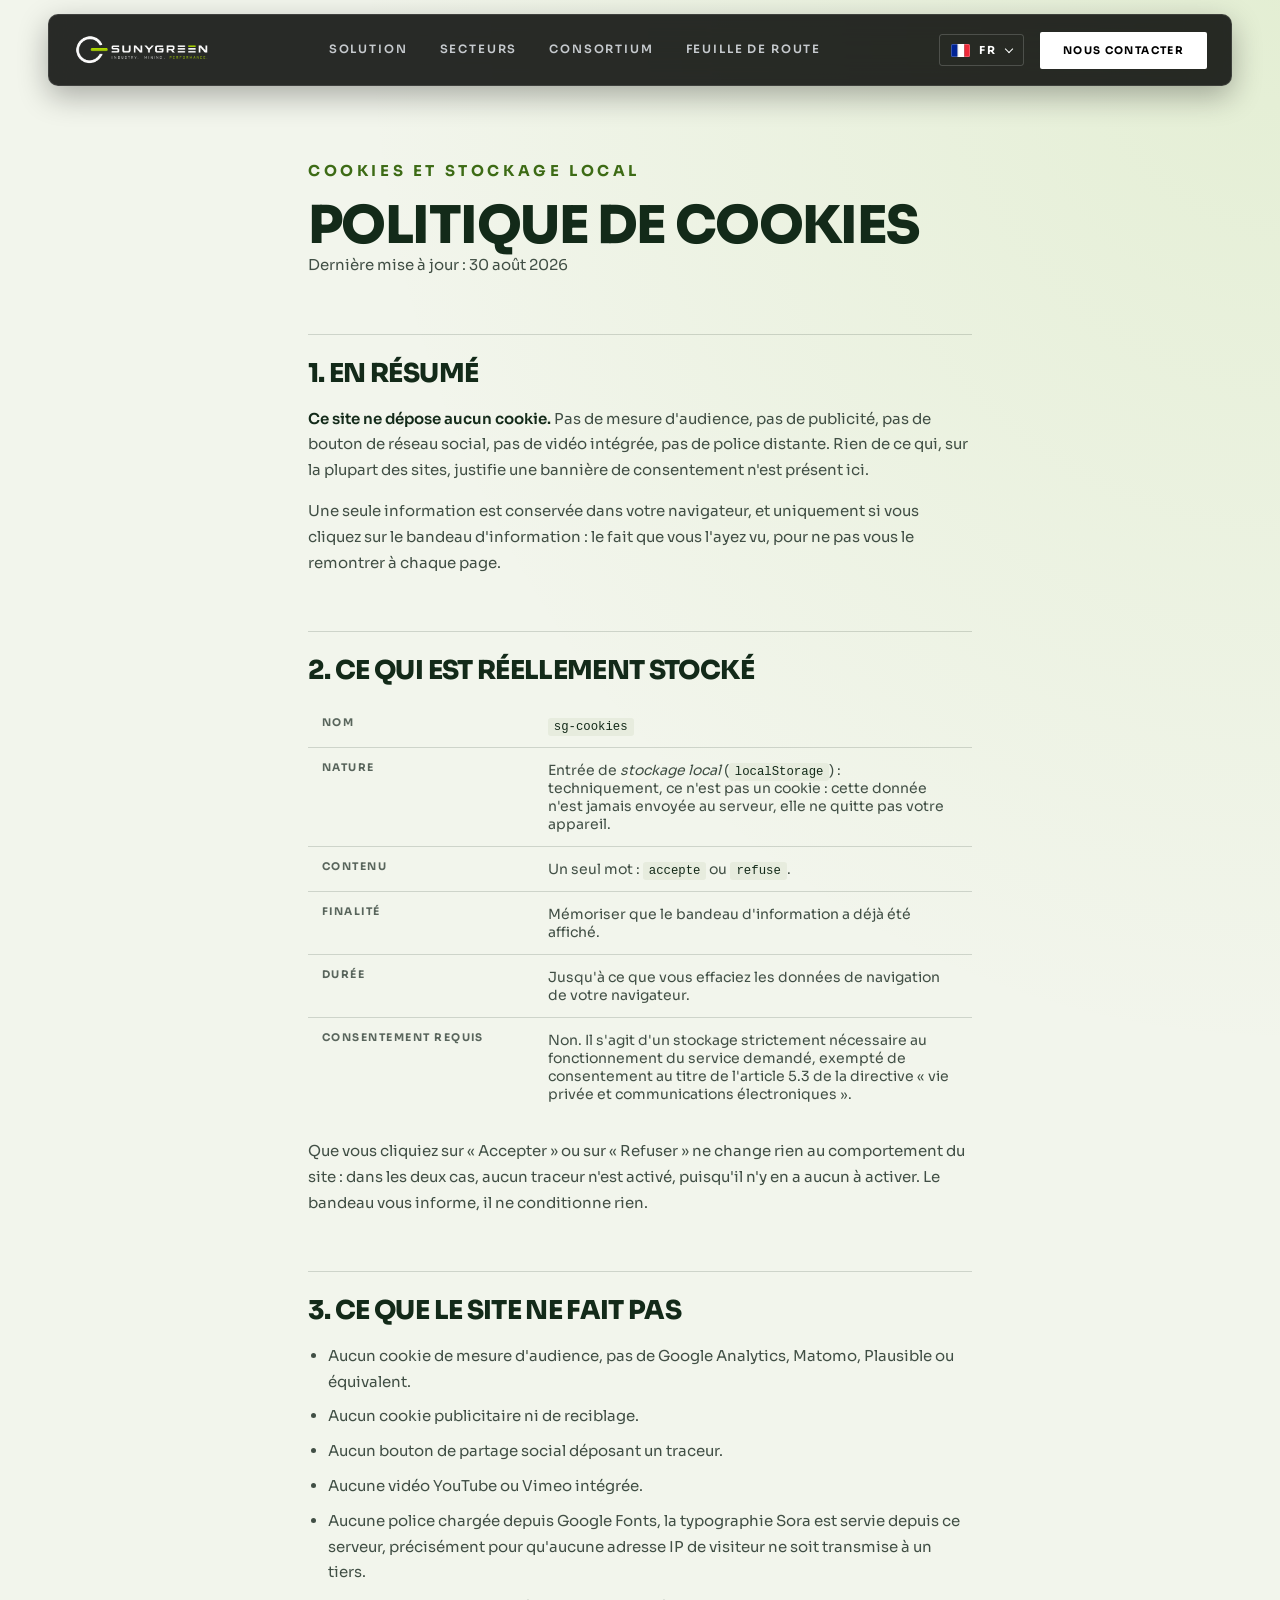
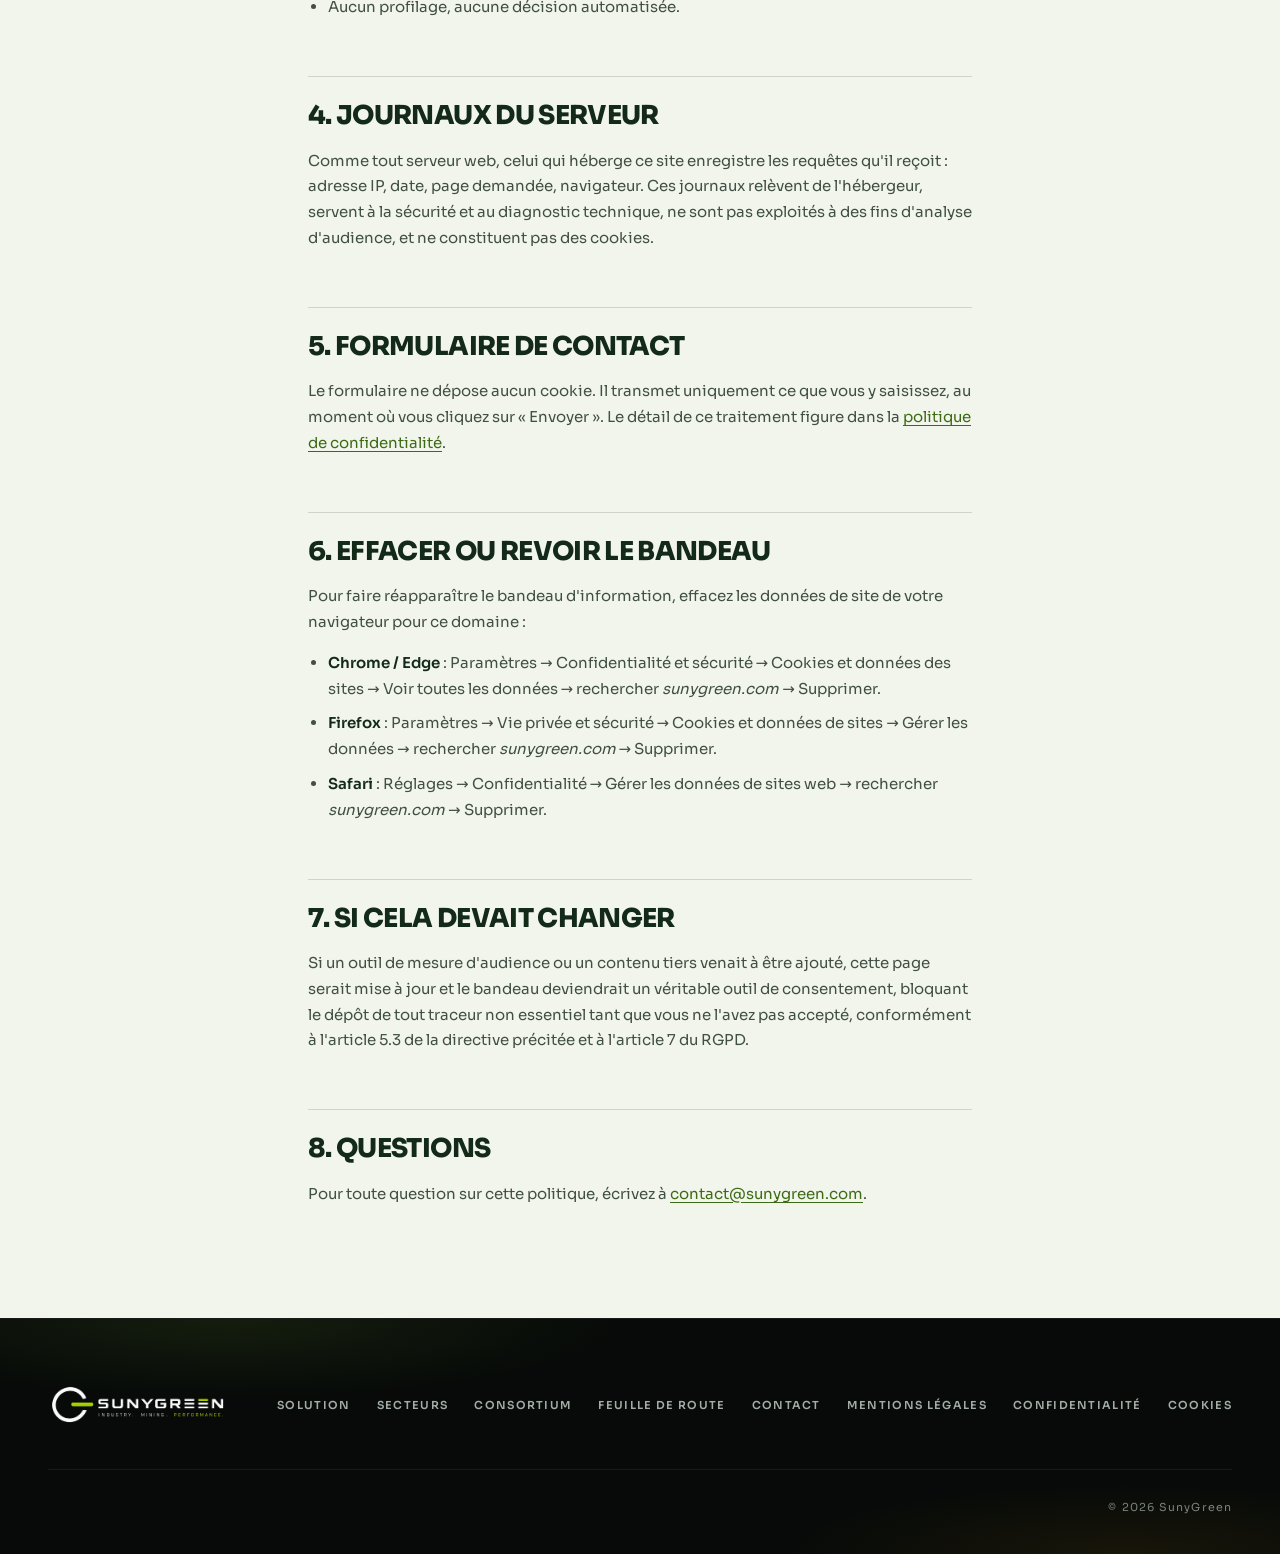
<file: cookies.html>
<!DOCTYPE html>
<html lang="fr">
<head>
<meta charset="utf-8">
<meta name="viewport" content="width=device-width, initial-scale=1">

<title>Politique de cookies · SunyGreen</title>
<meta name="description" content="Le site SunyGreen ne dépose aucun cookie publicitaire ni traceur de mesure d'audience. Détail des seules données stockées dans votre navigateur.">
<link rel="canonical" href="https://www.sunygreen.com/cookies.html">
<meta name="robots" content="index, follow">
<meta name="theme-color" content="#070A08">
<link rel="icon" type="image/png" href="images/favicon.png">
<link rel="apple-touch-icon" href="images/sunygreen-icone.png">

<link rel="alternate" hreflang="fr" href="https://www.sunygreen.com/cookies.html">
<link rel="alternate" hreflang="en" href="https://www.sunygreen.com/en/cookies.html">
<link rel="alternate" hreflang="x-default" href="https://www.sunygreen.com/cookies.html">

<meta property="og:type" content="article">
<meta property="og:site_name" content="SunyGreen">
<meta property="og:locale" content="fr_FR">
<meta property="og:url" content="https://www.sunygreen.com/cookies.html">
<meta property="og:title" content="Politique de cookies · SunyGreen">
<meta property="og:description" content="Le site SunyGreen ne dépose aucun cookie publicitaire ni traceur de mesure d'audience.">
<meta property="og:image" content="https://www.sunygreen.com/images/og-sunygreen.jpg">

<link rel="preload" as="font" type="font/woff2" href="assets/fonts/sora-latin.woff2" crossorigin>
<link rel="stylesheet" href="assets/styles.css">
<script>document.documentElement.classList.add('sg-js')</script>
</head>
<body>

<a href="#contenu" class="skip">Aller au contenu</a>

<!-- ============ NAVIGATION ============ -->
<nav class="nav nav--solid">
  <a href="index.html" class="brand">
    <img src="images/sunygreen-logo.png" alt="Logo SunyGreen" width="440" height="147" decoding="async" />
  </a>
  <div class="nav-links">
    <a href="index.html#solution">Solution</a>
    <a href="index.html#secteurs">Secteurs</a>
    <a href="index.html#consortium">Consortium</a>
    <a href="index.html#roadmap">Feuille de route</a>
  </div>
  <div class="nav-right">
    <div class="lang" data-langue>
      <button type="button" class="lang-btn" aria-expanded="false"
              aria-controls="choix-langue" aria-label="Langue : français. Ouvrir le choix de langue">
        <span class="lang-drapeau lang-drapeau--fr" aria-hidden="true"></span>
        <span class="lang-code">FR</span>
        <span class="lang-chevron" aria-hidden="true"></span>
      </button>
      <ul class="lang-liste" id="choix-langue" hidden>
        <li><span class="lang-opt is-on" aria-current="true"><span class="lang-drapeau lang-drapeau--fr" aria-hidden="true"></span>Français</span></li>
        <li><a class="lang-opt" href="en/cookies.html" hreflang="en" lang="en"><span class="lang-drapeau lang-drapeau--gb" aria-hidden="true"></span>English</a></li>
      </ul>
    </div>
    <a href="index.html#contact" class="btn btn--solid nav-cta">Nous contacter</a>
    <button type="button" class="burger" aria-label="Menu" aria-expanded="false" aria-controls="menu">
      <span></span><span></span>
    </button>
  </div>
  <div class="menu" id="menu" hidden>
    <a href="index.html#solution">Solution</a>
    <a href="index.html#secteurs">Secteurs</a>
    <a href="index.html#consortium">Consortium</a>
    <a href="index.html#roadmap">Feuille de route</a>
    <a href="index.html#contact" class="btn btn--solid">Nous contacter</a>
    <a href="en/cookies.html" hreflang="en" lang="en" class="menu-lang">English version</a>
  </div>
</nav>

<div class="sg-root">
  <!-- ============ CONTENU ============ -->
  <main id="contenu" class="doc">
    <div class="doc-wrap">
      <p class="eyebrow">Cookies et stockage local</p>
      <h1>Politique de cookies</h1>
      <p class="doc-maj">Dernière mise à jour&nbsp;: 30 août 2026</p>

      <h2>1. En résumé</h2>
      <p><strong>Ce site ne dépose aucun cookie.</strong> Pas de mesure d'audience, pas de
      publicité, pas de bouton de réseau social, pas de vidéo intégrée, pas de police
      distante. Rien de ce qui, sur la plupart des sites, justifie une bannière de
      consentement n'est présent ici.</p>
      <p>Une seule information est conservée dans votre navigateur, et uniquement si vous
      cliquez sur le bandeau d'information&nbsp;: le fait que vous l'ayez vu, pour ne pas vous le
      remontrer à chaque page.</p>

      <h2>2. Ce qui est réellement stocké</h2>
      <table class="doc-table">
        <tr>
          <th>Nom</th>
          <td><code>sg-cookies</code></td>
        </tr>
        <tr>
          <th>Nature</th>
          <td>Entrée de <em>stockage local</em> (<code>localStorage</code>)&nbsp;: techniquement,
          ce n'est pas un cookie&nbsp;: cette donnée n'est jamais envoyée au serveur, elle ne
          quitte pas votre appareil.</td>
        </tr>
        <tr>
          <th>Contenu</th>
          <td>Un seul mot&nbsp;: <code>accepte</code> ou <code>refuse</code>.</td>
        </tr>
        <tr>
          <th>Finalité</th>
          <td>Mémoriser que le bandeau d'information a déjà été affiché.</td>
        </tr>
        <tr>
          <th>Durée</th>
          <td>Jusqu'à ce que vous effaciez les données de navigation de votre navigateur.</td>
        </tr>
        <tr>
          <th>Consentement requis</th>
          <td>Non. Il s'agit d'un stockage strictement nécessaire au fonctionnement du service
          demandé, exempté de consentement au titre de l'article 5.3 de la directive
          «&nbsp;vie privée et communications électroniques&nbsp;».</td>
        </tr>
      </table>
      <p>Que vous cliquiez sur «&nbsp;Accepter&nbsp;» ou sur «&nbsp;Refuser&nbsp;» ne change rien au comportement
      du site&nbsp;: dans les deux cas, aucun traceur n'est activé, puisqu'il n'y en a aucun à
      activer. Le bandeau vous informe, il ne conditionne rien.</p>

      <h2>3. Ce que le site ne fait pas</h2>
      <ul>
        <li>Aucun cookie de mesure d'audience, pas de Google Analytics, Matomo, Plausible ou
        équivalent.</li>
        <li>Aucun cookie publicitaire ni de reciblage.</li>
        <li>Aucun bouton de partage social déposant un traceur.</li>
        <li>Aucune vidéo YouTube ou Vimeo intégrée.</li>
        <li>Aucune police chargée depuis Google Fonts, la typographie Sora est servie depuis
        ce serveur, précisément pour qu'aucune adresse IP de visiteur ne soit transmise à un
        tiers.</li>
        <li>Aucun profilage, aucune décision automatisée.</li>
      </ul>

      <h2>4. Journaux du serveur</h2>
      <p>Comme tout serveur web, celui qui héberge ce site enregistre les requêtes qu'il
      reçoit&nbsp;: adresse IP, date, page demandée, navigateur. Ces journaux relèvent de
      l'hébergeur, servent à la sécurité et au diagnostic technique, ne sont pas exploités à
      des fins d'analyse d'audience, et ne constituent pas des cookies.</p>

      <h2>5. Formulaire de contact</h2>
      <p>Le formulaire ne dépose aucun cookie. Il transmet uniquement ce que vous y saisissez,
      au moment où vous cliquez sur «&nbsp;Envoyer&nbsp;». Le détail de ce traitement figure dans la
      <a href="confidentialite.html">politique de confidentialité</a>.</p>

      <h2>6. Effacer ou revoir le bandeau</h2>
      <p>Pour faire réapparaître le bandeau d'information, effacez les données de site de
      votre navigateur pour ce domaine&nbsp;:</p>
      <ul>
        <li><strong>Chrome / Edge</strong>&nbsp;: Paramètres → Confidentialité et sécurité →
        Cookies et données des sites → Voir toutes les données → rechercher
        <em>sunygreen.com</em> → Supprimer.</li>
        <li><strong>Firefox</strong>&nbsp;: Paramètres → Vie privée et sécurité → Cookies et
        données de sites → Gérer les données → rechercher <em>sunygreen.com</em> →
        Supprimer.</li>
        <li><strong>Safari</strong>&nbsp;: Réglages → Confidentialité → Gérer les données de sites
        web → rechercher <em>sunygreen.com</em> → Supprimer.</li>
      </ul>

      <h2>7. Si cela devait changer</h2>
      <p>Si un outil de mesure d'audience ou un contenu tiers venait à être ajouté, cette page
      serait mise à jour et le bandeau deviendrait un véritable outil de consentement,
      bloquant le dépôt de tout traceur non essentiel tant que vous ne l'avez pas accepté,
      conformément à l'article 5.3 de la directive précitée et à l'article 7 du RGPD.</p>

      <h2>8. Questions</h2>
      <p>Pour toute question sur cette politique, écrivez à
      <a href="mailto:contact@sunygreen.com">contact@sunygreen.com</a>.</p>
    </div>
  </main>

  <!-- ============ PIED DE PAGE ============ -->
  <footer class="foot">
    <div class="wrap">
      <div class="foot-top">
        <a href="index.html" class="brand">
          <img src="images/sunygreen-logo.png" alt="Logo SunyGreen" width="440" height="147" decoding="async" loading="lazy" />
        </a>
        <div class="foot-links">
          <a href="index.html#solution">Solution</a>
          <a href="index.html#secteurs">Secteurs</a>
          <a href="index.html#consortium">Consortium</a>
          <a href="index.html#roadmap">Feuille de route</a>
          <a href="index.html#contact">Contact</a>
          <a href="mentions-legales.html">Mentions légales</a>
          <a href="confidentialite.html">Confidentialité</a>
          <a href="cookies.html">Cookies</a>
        </div>
      </div>
      <div class="foot-bot">
        <div class="foot-copy">© 2026 SunyGreen</div>
      </div>
    </div>
  </footer>

</div>

<script src="assets/site.js" defer></script>
</body>
</html>
</file>
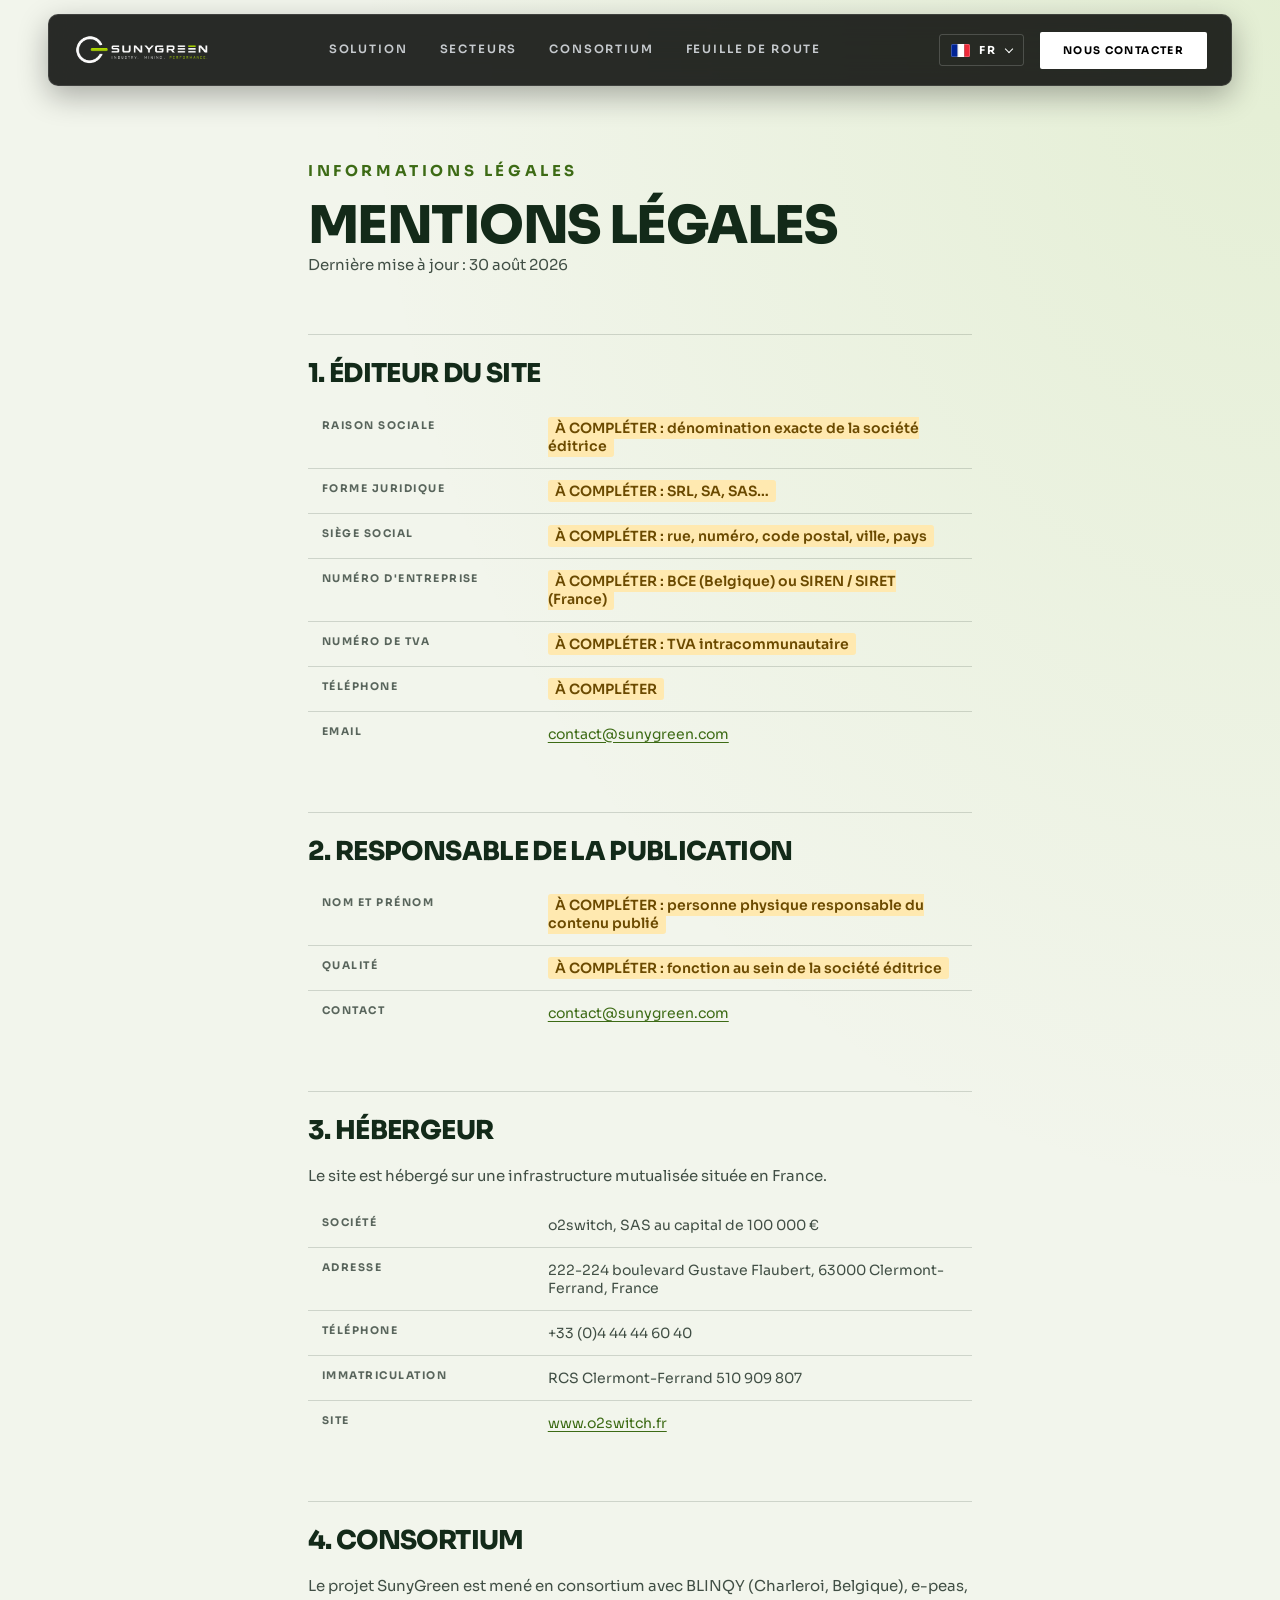
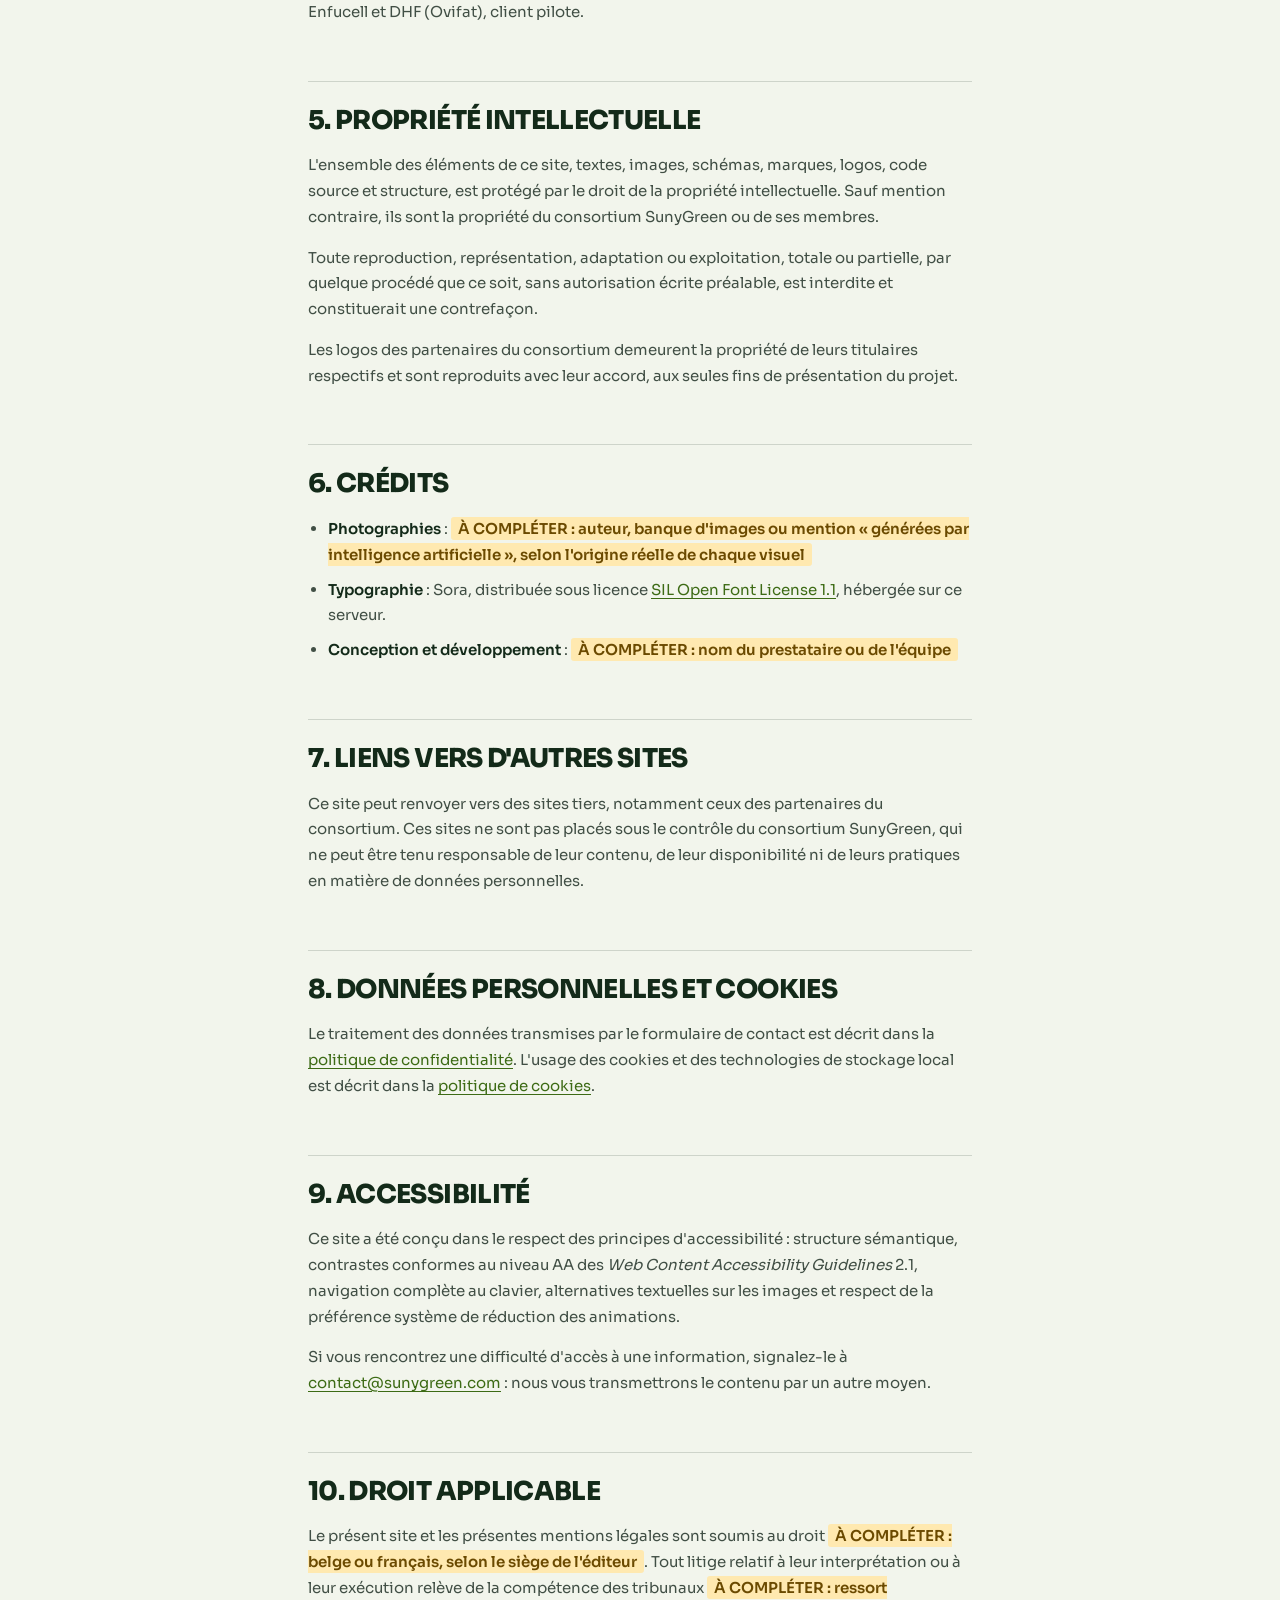
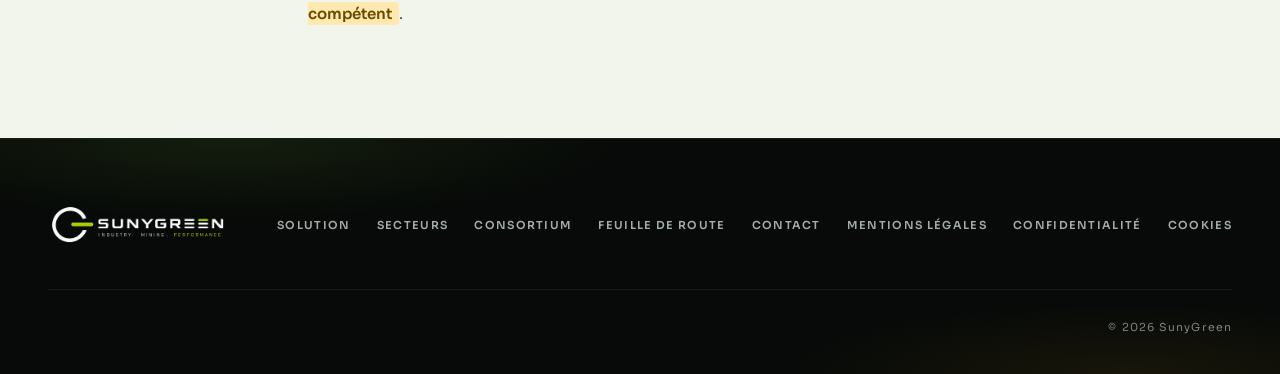
<file: mentions-legales.html>
<!DOCTYPE html>
<html lang="fr">
<head>
<meta charset="utf-8">
<meta name="viewport" content="width=device-width, initial-scale=1">

<title>Mentions légales · SunyGreen</title>
<meta name="description" content="Éditeur, hébergeur et responsable de publication du site SunyGreen.">
<link rel="canonical" href="https://www.sunygreen.com/mentions-legales.html">
<meta name="robots" content="index, follow">
<meta name="theme-color" content="#070A08">
<link rel="icon" type="image/png" href="images/favicon.png">
<link rel="apple-touch-icon" href="images/sunygreen-icone.png">

<link rel="alternate" hreflang="fr" href="https://www.sunygreen.com/mentions-legales.html">
<link rel="alternate" hreflang="en" href="https://www.sunygreen.com/en/legal-notice.html">
<link rel="alternate" hreflang="x-default" href="https://www.sunygreen.com/mentions-legales.html">

<meta property="og:type" content="article">
<meta property="og:site_name" content="SunyGreen">
<meta property="og:locale" content="fr_FR">
<meta property="og:url" content="https://www.sunygreen.com/mentions-legales.html">
<meta property="og:title" content="Mentions légales · SunyGreen">
<meta property="og:description" content="Éditeur, hébergeur et responsable de publication du site SunyGreen.">
<meta property="og:image" content="https://www.sunygreen.com/images/og-sunygreen.jpg">

<link rel="preload" as="font" type="font/woff2" href="assets/fonts/sora-latin.woff2" crossorigin>
<link rel="stylesheet" href="assets/styles.css">
<script>document.documentElement.classList.add('sg-js')</script>
</head>
<body>

<a href="#contenu" class="skip">Aller au contenu</a>

<!-- ============ NAVIGATION ============ -->
<nav class="nav nav--solid">
  <a href="index.html" class="brand">
    <img src="images/sunygreen-logo.png" alt="Logo SunyGreen" width="440" height="147" decoding="async" />
  </a>
  <div class="nav-links">
    <a href="index.html#solution">Solution</a>
    <a href="index.html#secteurs">Secteurs</a>
    <a href="index.html#consortium">Consortium</a>
    <a href="index.html#roadmap">Feuille de route</a>
  </div>
  <div class="nav-right">
    <div class="lang" data-langue>
      <button type="button" class="lang-btn" aria-expanded="false"
              aria-controls="choix-langue" aria-label="Langue : français. Ouvrir le choix de langue">
        <span class="lang-drapeau lang-drapeau--fr" aria-hidden="true"></span>
        <span class="lang-code">FR</span>
        <span class="lang-chevron" aria-hidden="true"></span>
      </button>
      <ul class="lang-liste" id="choix-langue" hidden>
        <li><span class="lang-opt is-on" aria-current="true"><span class="lang-drapeau lang-drapeau--fr" aria-hidden="true"></span>Français</span></li>
        <li><a class="lang-opt" href="en/legal-notice.html" hreflang="en" lang="en"><span class="lang-drapeau lang-drapeau--gb" aria-hidden="true"></span>English</a></li>
      </ul>
    </div>
    <a href="index.html#contact" class="btn btn--solid nav-cta">Nous contacter</a>
    <button type="button" class="burger" aria-label="Menu" aria-expanded="false" aria-controls="menu">
      <span></span><span></span>
    </button>
  </div>
  <div class="menu" id="menu" hidden>
    <a href="index.html#solution">Solution</a>
    <a href="index.html#secteurs">Secteurs</a>
    <a href="index.html#consortium">Consortium</a>
    <a href="index.html#roadmap">Feuille de route</a>
    <a href="index.html#contact" class="btn btn--solid">Nous contacter</a>
    <a href="en/legal-notice.html" hreflang="en" lang="en" class="menu-lang">English version</a>
  </div>
</nav>

<div class="sg-root">
  <!-- ============ CONTENU ============ -->
  <main id="contenu" class="doc">
    <div class="doc-wrap">
      <p class="eyebrow">Informations légales</p>
      <h1>Mentions légales</h1>
      <p class="doc-maj">Dernière mise à jour&nbsp;: 30 août 2026</p>

      <!-- <div class="doc-alerte">
        <p><strong>Avant la mise en ligne&nbsp;:</strong> les champs surlignés en jaune doivent être
        remplis. Ils identifient l'éditeur du site, information obligatoire pour tout site
        public.</p>
      </div> -->

      <h2>1. Éditeur du site</h2>
      <table class="doc-table">
        <tr>
          <th>Raison sociale</th>
          <td><span class="todo">À COMPLÉTER&nbsp;: dénomination exacte de la société éditrice</span></td>
        </tr>
        <tr>
          <th>Forme juridique</th>
          <td><span class="todo">À COMPLÉTER&nbsp;: SRL, SA, SAS…</span></td>
        </tr>
        <tr>
          <th>Siège social</th>
          <td><span class="todo">À COMPLÉTER&nbsp;: rue, numéro, code postal, ville, pays</span></td>
        </tr>
        <tr>
          <th>Numéro d'entreprise</th>
          <td><span class="todo">À COMPLÉTER&nbsp;: BCE (Belgique) ou SIREN / SIRET (France)</span></td>
        </tr>
        <tr>
          <th>Numéro de TVA</th>
          <td><span class="todo">À COMPLÉTER&nbsp;: TVA intracommunautaire</span></td>
        </tr>
        <tr>
          <th>Téléphone</th>
          <td><span class="todo">À COMPLÉTER</span></td>
        </tr>
        <tr>
          <th>Email</th>
          <td><a href="mailto:contact@sunygreen.com">contact@sunygreen.com</a></td>
        </tr>
      </table>

      <h2>2. Responsable de la publication</h2>
      <table class="doc-table">
        <tr>
          <th>Nom et prénom</th>
          <td><span class="todo">À COMPLÉTER&nbsp;: personne physique responsable du contenu publié</span></td>
        </tr>
        <tr>
          <th>Qualité</th>
          <td><span class="todo">À COMPLÉTER&nbsp;: fonction au sein de la société éditrice</span></td>
        </tr>
        <tr>
          <th>Contact</th>
          <td><a href="mailto:contact@sunygreen.com">contact@sunygreen.com</a></td>
        </tr>
      </table>

      <h2>3. Hébergeur</h2>
      <p>Le site est hébergé sur une infrastructure mutualisée située en France.</p>
      <table class="doc-table">
        <tr>
          <th>Société</th>
          <td>o2switch, SAS au capital de 100 000 €</td>
        </tr>
        <tr>
          <th>Adresse</th>
          <td>222-224 boulevard Gustave Flaubert, 63000 Clermont-Ferrand, France</td>
        </tr>
        <tr>
          <th>Téléphone</th>
          <td>+33 (0)4 44 44 60 40</td>
        </tr>
        <tr>
          <th>Immatriculation</th>
          <td>RCS Clermont-Ferrand 510 909 807</td>
        </tr>
        <tr>
          <th>Site</th>
          <td><a href="https://www.o2switch.fr" rel="noopener">www.o2switch.fr</a></td>
        </tr>
      </table>
      <!-- <p class="fine"><span class="todo">À VÉRIFIER</span>&nbsp;: ces informations sont celles publiées
      par o2switch. Confirmez-les sur votre facture ou votre espace client avant publication&nbsp;;
      un hébergeur peut changer de forme juridique ou d'adresse.</p> -->

      <h2>4. Consortium</h2>
      <p>Le projet SunyGreen est mené en consortium avec BLINQY (Charleroi, Belgique), e-peas, Enfucell et DHF (Ovifat),
      client pilote.</p>

      <h2>5. Propriété intellectuelle</h2>
      <p>L'ensemble des éléments de ce site, textes, images, schémas, marques, logos, code
      source et structure, est protégé par le droit de la propriété intellectuelle. Sauf
      mention contraire, ils sont la propriété du consortium SunyGreen ou de ses membres.</p>
      <p>Toute reproduction, représentation, adaptation ou exploitation, totale ou partielle,
      par quelque procédé que ce soit, sans autorisation écrite préalable, est interdite et
      constituerait une contrefaçon.</p>
      <p>Les logos des partenaires du consortium demeurent la
      propriété de leurs titulaires respectifs et sont reproduits avec leur accord, aux seules
      fins de présentation du projet.</p>

      <h2>6. Crédits</h2>
      <ul>
        <li><strong>Photographies</strong>&nbsp;: <span class="todo">À COMPLÉTER&nbsp;: auteur, banque
        d'images ou mention «&nbsp;générées par intelligence artificielle&nbsp;», selon l'origine réelle
        de chaque visuel</span></li>
        <li><strong>Typographie</strong>&nbsp;: Sora, distribuée sous licence
        <a href="https://openfontlicense.org" rel="noopener">SIL Open Font License 1.1</a>,
        hébergée sur ce serveur.</li>
        <li><strong>Conception et développement</strong>&nbsp;:
        <span class="todo">À COMPLÉTER&nbsp;: nom du prestataire ou de l'équipe</span></li>
      </ul>

      <h2>7. Liens vers d'autres sites</h2>
      <p>Ce site peut renvoyer vers des sites tiers, notamment ceux des partenaires du
      consortium. Ces sites ne sont pas placés sous le contrôle du consortium SunyGreen, qui
      ne peut être tenu responsable de leur contenu, de leur disponibilité ni de leurs
      pratiques en matière de données personnelles.</p>

      <h2>8. Données personnelles et cookies</h2>
      <p>Le traitement des données transmises par le formulaire de contact est décrit dans la
      <a href="confidentialite.html">politique de confidentialité</a>. L'usage des cookies et
      des technologies de stockage local est décrit dans la
      <a href="cookies.html">politique de cookies</a>.</p>

      <h2>9. Accessibilité</h2>
      <p>Ce site a été conçu dans le respect des principes d'accessibilité&nbsp;: structure
      sémantique, contrastes conformes au niveau AA des <em>Web Content Accessibility
      Guidelines</em> 2.1, navigation complète au clavier, alternatives textuelles sur les
      images et respect de la préférence système de réduction des animations.</p>
      <p>Si vous rencontrez une difficulté d'accès à une information, signalez-le à
      <a href="mailto:contact@sunygreen.com">contact@sunygreen.com</a>&nbsp;: nous vous
      transmettrons le contenu par un autre moyen.</p>

      <h2>10. Droit applicable</h2>
      <p>Le présent site et les présentes mentions légales sont soumis au droit
      <span class="todo">À COMPLÉTER&nbsp;: belge ou français, selon le siège de l'éditeur</span>.
      Tout litige relatif à leur interprétation ou à leur exécution relève de la compétence
      des tribunaux <span class="todo">À COMPLÉTER&nbsp;: ressort compétent</span>.</p>
    </div>
  </main>

  <!-- ============ PIED DE PAGE ============ -->
  <footer class="foot">
    <div class="wrap">
      <div class="foot-top">
        <a href="index.html" class="brand">
          <img src="images/sunygreen-logo.png" alt="Logo SunyGreen" width="440" height="147" decoding="async" loading="lazy" />
        </a>
        <div class="foot-links">
          <a href="index.html#solution">Solution</a>
          <a href="index.html#secteurs">Secteurs</a>
          <a href="index.html#consortium">Consortium</a>
          <a href="index.html#roadmap">Feuille de route</a>
          <a href="index.html#contact">Contact</a>
          <a href="mentions-legales.html">Mentions légales</a>
          <a href="confidentialite.html">Confidentialité</a>
          <a href="cookies.html">Cookies</a>
        </div>
      </div>
      <div class="foot-bot">
        <div class="foot-copy">© 2026 SunyGreen</div>
      </div>
    </div>
  </footer>

</div>

<script src="assets/site.js" defer></script>
</body>
</html>
</file>
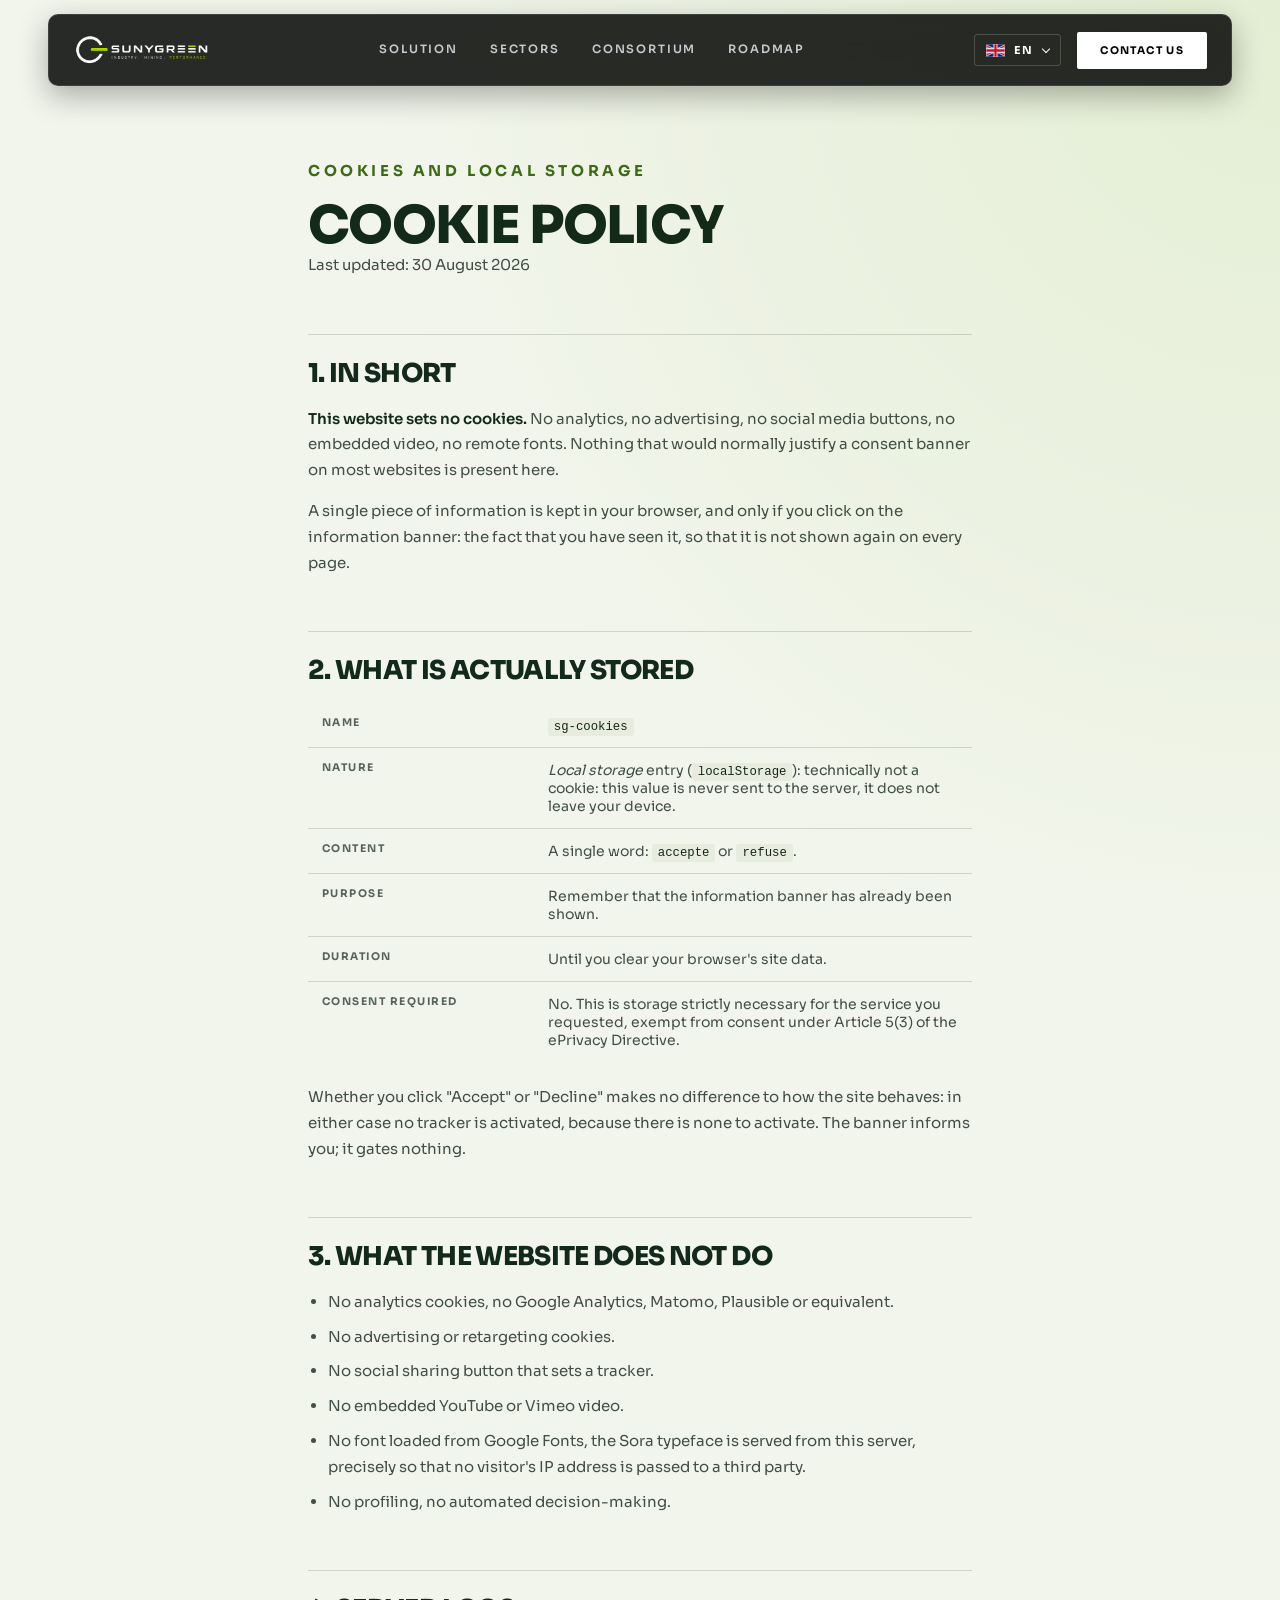
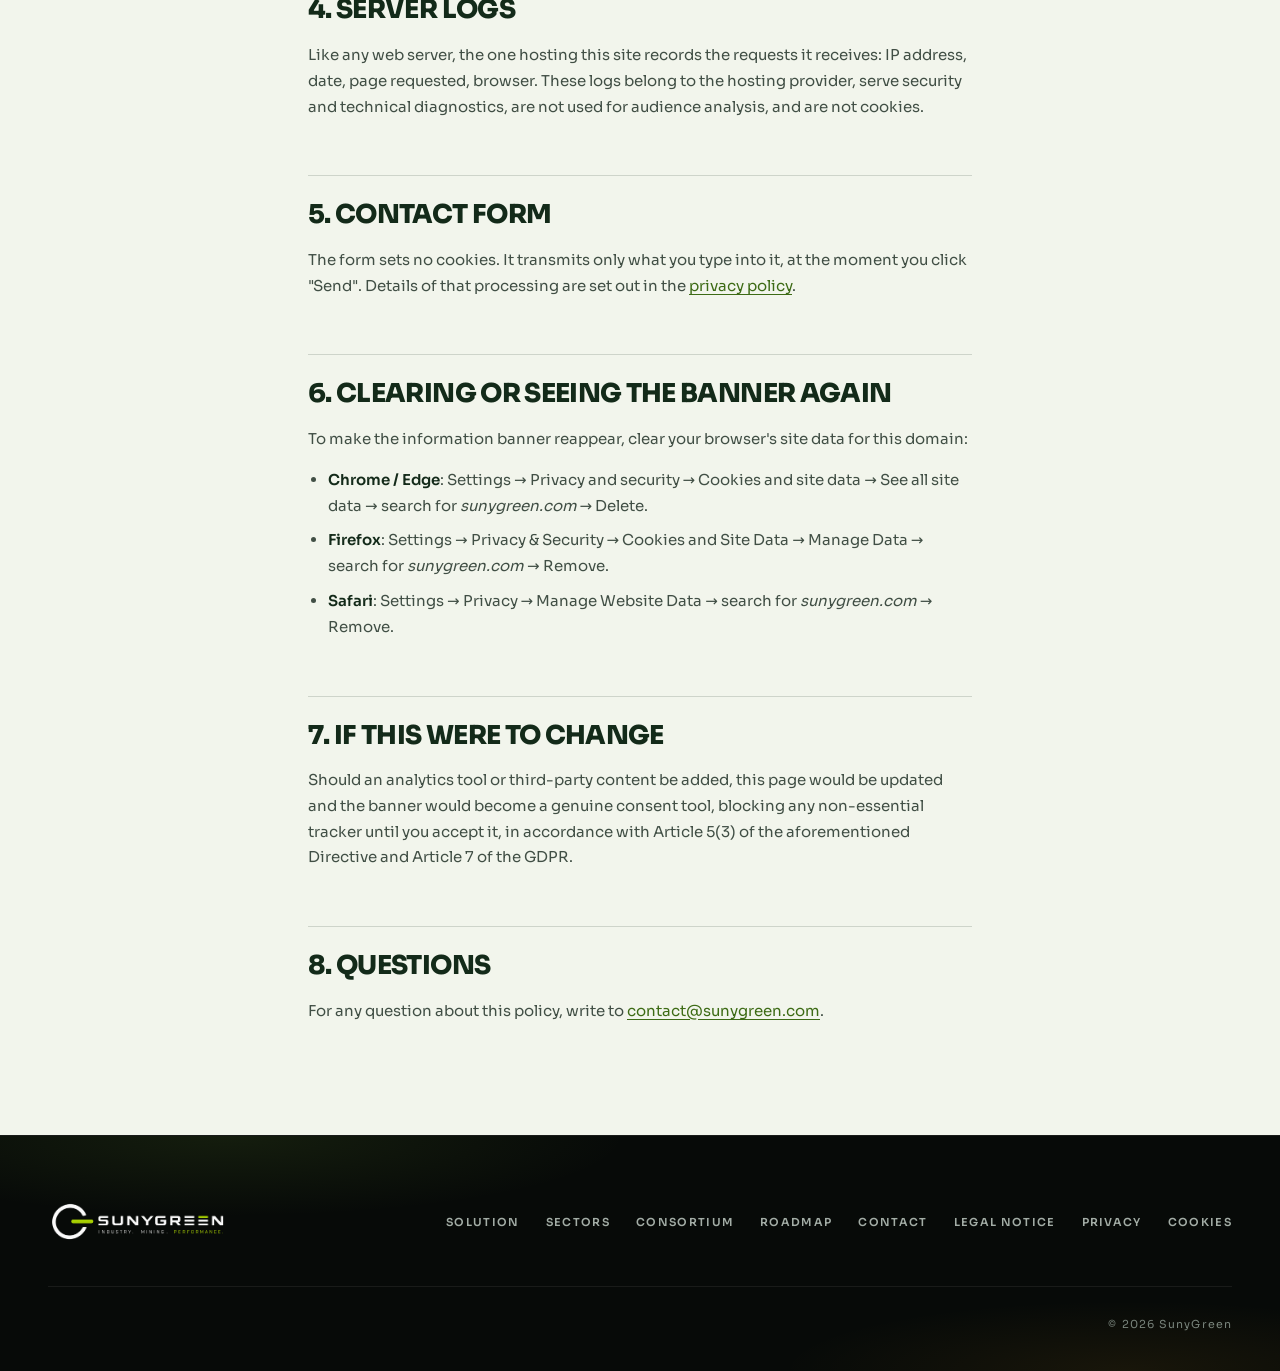
<file: en/cookies.html>
<!DOCTYPE html>
<html lang="en" translate="no">
<head>
<meta charset="utf-8">
<!-- The site has its own French version: stop the browser translator from
     re-translating this page, or a French-speaking visitor sees the English
     text switch straight back to French. -->
<meta name="google" content="notranslate">
<meta name="viewport" content="width=device-width, initial-scale=1">

<title>Cookie policy · SunyGreen</title>
<meta name="description" content="The SunyGreen website sets no advertising cookies and no analytics trackers. Details of the only data stored in your browser.">
<link rel="canonical" href="https://www.sunygreen.com/en/cookies.html">
<meta name="robots" content="index, follow">
<meta name="theme-color" content="#070A08">
<link rel="icon" type="image/png" href="../images/favicon.png">
<link rel="apple-touch-icon" href="../images/sunygreen-icone.png">

<link rel="alternate" hreflang="fr" href="https://www.sunygreen.com/cookies.html">
<link rel="alternate" hreflang="en" href="https://www.sunygreen.com/en/cookies.html">
<link rel="alternate" hreflang="x-default" href="https://www.sunygreen.com/cookies.html">

<meta property="og:type" content="article">
<meta property="og:site_name" content="SunyGreen">
<meta property="og:locale" content="en_GB">
<meta property="og:url" content="https://www.sunygreen.com/en/cookies.html">
<meta property="og:title" content="Cookie policy · SunyGreen">
<meta property="og:description" content="The SunyGreen website sets no advertising cookies and no analytics trackers.">
<meta property="og:image" content="https://www.sunygreen.com/images/og-sunygreen.jpg">

<link rel="preload" as="font" type="font/woff2" href="../assets/fonts/sora-latin.woff2" crossorigin>
<link rel="stylesheet" href="../assets/styles.css">
<script>document.documentElement.classList.add('sg-js')</script>
</head>
<body>

<a href="#content" class="skip">Skip to content</a>

<!-- ============ NAVIGATION ============ -->
<nav class="nav nav--solid">
  <a href="index.html" class="brand">
    <img src="../images/sunygreen-logo.png" alt="SunyGreen logo" width="440" height="147" decoding="async" />
  </a>
  <div class="nav-links">
    <a href="index.html#solution">Solution</a>
    <a href="index.html#sectors">Sectors</a>
    <a href="index.html#consortium">Consortium</a>
    <a href="index.html#roadmap">Roadmap</a>
  </div>
  <div class="nav-right">
    <div class="lang" data-langue>
      <button type="button" class="lang-btn" aria-expanded="false"
              aria-controls="choix-langue" aria-label="Language: English. Open the language chooser">
        <span class="lang-drapeau lang-drapeau--gb" aria-hidden="true"></span>
        <span class="lang-code">EN</span>
        <span class="lang-chevron" aria-hidden="true"></span>
      </button>
      <ul class="lang-liste" id="choix-langue" hidden>
        <li><span class="lang-opt is-on" aria-current="true"><span class="lang-drapeau lang-drapeau--gb" aria-hidden="true"></span>English</span></li>
        <li><a class="lang-opt" href="../cookies.html" hreflang="fr" lang="fr"><span class="lang-drapeau lang-drapeau--fr" aria-hidden="true"></span>Français</a></li>
      </ul>
    </div>
    <a href="index.html#contact" class="btn btn--solid nav-cta">Contact us</a>
    <button type="button" class="burger" aria-label="Menu" aria-expanded="false" aria-controls="menu">
      <span></span><span></span>
    </button>
  </div>
  <div class="menu" id="menu" hidden>
    <a href="index.html#solution">Solution</a>
    <a href="index.html#sectors">Sectors</a>
    <a href="index.html#consortium">Consortium</a>
    <a href="index.html#roadmap">Roadmap</a>
    <a href="index.html#contact" class="btn btn--solid">Contact us</a>
    <a href="../cookies.html" hreflang="fr" lang="fr" class="menu-lang">Version française</a>
  </div>
</nav>

<div class="sg-root">
  <!-- ============ CONTENT ============ -->
  <main id="content" class="doc">
    <div class="doc-wrap">
      <p class="eyebrow">Cookies and local storage</p>
      <h1>Cookie policy</h1>
      <p class="doc-maj">Last updated: 30 August 2026</p>

      <h2>1. In short</h2>
      <p><strong>This website sets no cookies.</strong> No analytics, no advertising, no
      social media buttons, no embedded video, no remote fonts. Nothing that would normally
      justify a consent banner on most websites is present here.</p>
      <p>A single piece of information is kept in your browser, and only if you click on the
      information banner: the fact that you have seen it, so that it is not shown again on
      every page.</p>

      <h2>2. What is actually stored</h2>
      <table class="doc-table">
        <tr>
          <th>Name</th>
          <td><code>sg-cookies</code></td>
        </tr>
        <tr>
          <th>Nature</th>
          <td><em>Local storage</em> entry (<code>localStorage</code>): technically not a
          cookie: this value is never sent to the server, it does not leave your device.</td>
        </tr>
        <tr>
          <th>Content</th>
          <td>A single word: <code>accepte</code> or <code>refuse</code>.</td>
        </tr>
        <tr>
          <th>Purpose</th>
          <td>Remember that the information banner has already been shown.</td>
        </tr>
        <tr>
          <th>Duration</th>
          <td>Until you clear your browser's site data.</td>
        </tr>
        <tr>
          <th>Consent required</th>
          <td>No. This is storage strictly necessary for the service you requested, exempt
          from consent under Article 5(3) of the ePrivacy Directive.</td>
        </tr>
      </table>
      <p>Whether you click "Accept" or "Decline" makes no difference to how the site behaves:
      in either case no tracker is activated, because there is none to activate. The banner
      informs you; it gates nothing.</p>

      <h2>3. What the website does not do</h2>
      <ul>
        <li>No analytics cookies, no Google Analytics, Matomo, Plausible or equivalent.</li>
        <li>No advertising or retargeting cookies.</li>
        <li>No social sharing button that sets a tracker.</li>
        <li>No embedded YouTube or Vimeo video.</li>
        <li>No font loaded from Google Fonts, the Sora typeface is served from this server,
        precisely so that no visitor's IP address is passed to a third party.</li>
        <li>No profiling, no automated decision-making.</li>
      </ul>

      <h2>4. Server logs</h2>
      <p>Like any web server, the one hosting this site records the requests it receives: IP
      address, date, page requested, browser. These logs belong to the hosting provider, serve
      security and technical diagnostics, are not used for audience analysis, and are not
      cookies.</p>

      <h2>5. Contact form</h2>
      <p>The form sets no cookies. It transmits only what you type into it, at the moment you
      click "Send". Details of that processing are set out in the
      <a href="privacy.html">privacy policy</a>.</p>

      <h2>6. Clearing or seeing the banner again</h2>
      <p>To make the information banner reappear, clear your browser's site data for this
      domain:</p>
      <ul>
        <li><strong>Chrome / Edge</strong>: Settings → Privacy and security → Cookies and
        site data → See all site data → search for <em>sunygreen.com</em> → Delete.</li>
        <li><strong>Firefox</strong>: Settings → Privacy &amp; Security → Cookies and Site
        Data → Manage Data → search for <em>sunygreen.com</em> → Remove.</li>
        <li><strong>Safari</strong>: Settings → Privacy → Manage Website Data → search for
        <em>sunygreen.com</em> → Remove.</li>
      </ul>

      <h2>7. If this were to change</h2>
      <p>Should an analytics tool or third-party content be added, this page would be updated
      and the banner would become a genuine consent tool, blocking any non-essential tracker
      until you accept it, in accordance with Article 5(3) of the aforementioned Directive and
      Article 7 of the GDPR.</p>

      <h2>8. Questions</h2>
      <p>For any question about this policy, write to
      <a href="mailto:contact@sunygreen.com">contact@sunygreen.com</a>.</p>
    </div>
  </main>

  <!-- ============ FOOTER ============ -->
  <footer class="foot">
    <div class="wrap">
      <div class="foot-top">
        <a href="index.html" class="brand">
          <img src="../images/sunygreen-logo.png" alt="SunyGreen logo" width="440" height="147" decoding="async" loading="lazy" />
        </a>
        <div class="foot-links">
          <a href="index.html#solution">Solution</a>
          <a href="index.html#sectors">Sectors</a>
          <a href="index.html#consortium">Consortium</a>
          <a href="index.html#roadmap">Roadmap</a>
          <a href="index.html#contact">Contact</a>
          <a href="legal-notice.html">Legal notice</a>
          <a href="privacy.html">Privacy</a>
          <a href="cookies.html">Cookies</a>
        </div>
      </div>
      <div class="foot-bot">
        <div class="foot-copy">© 2026 SunyGreen</div>
      </div>
    </div>
  </footer>

</div>

<script src="../assets/site.js" defer></script>
</body>
</html>
</file>
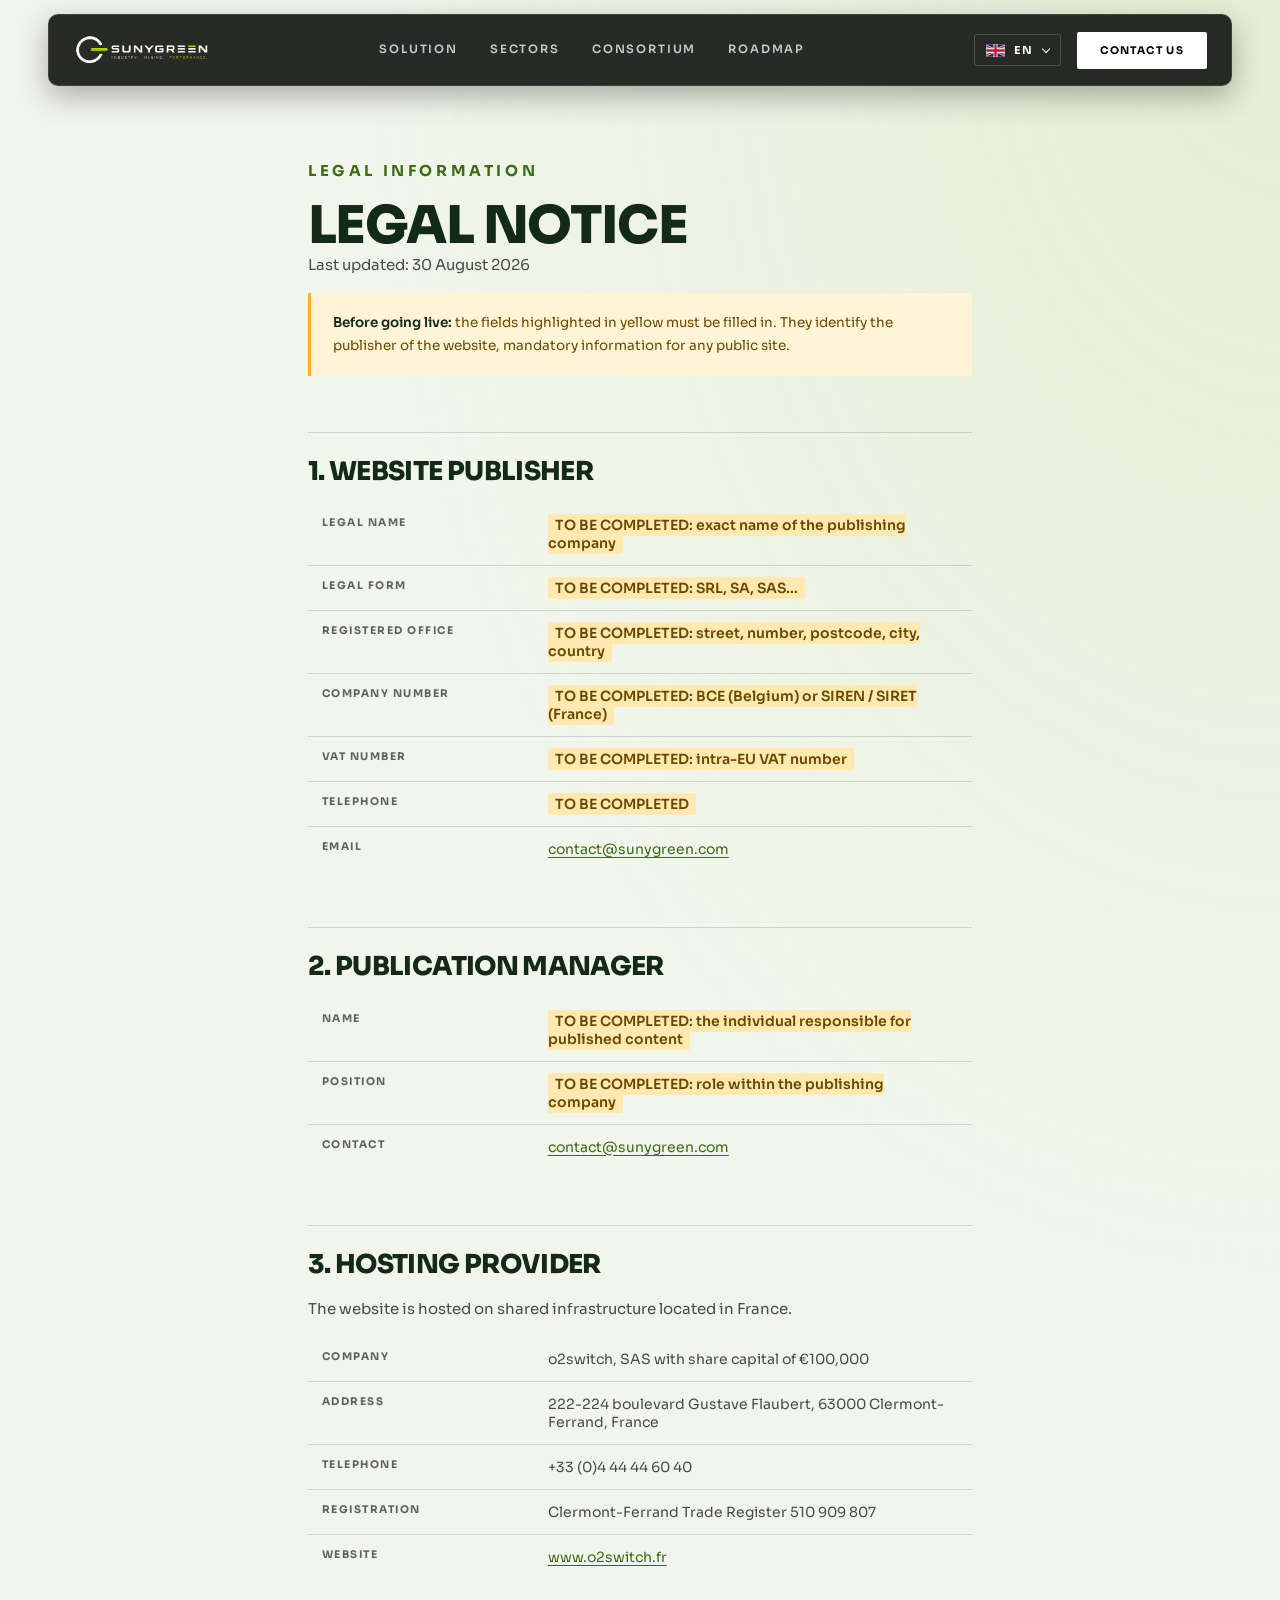
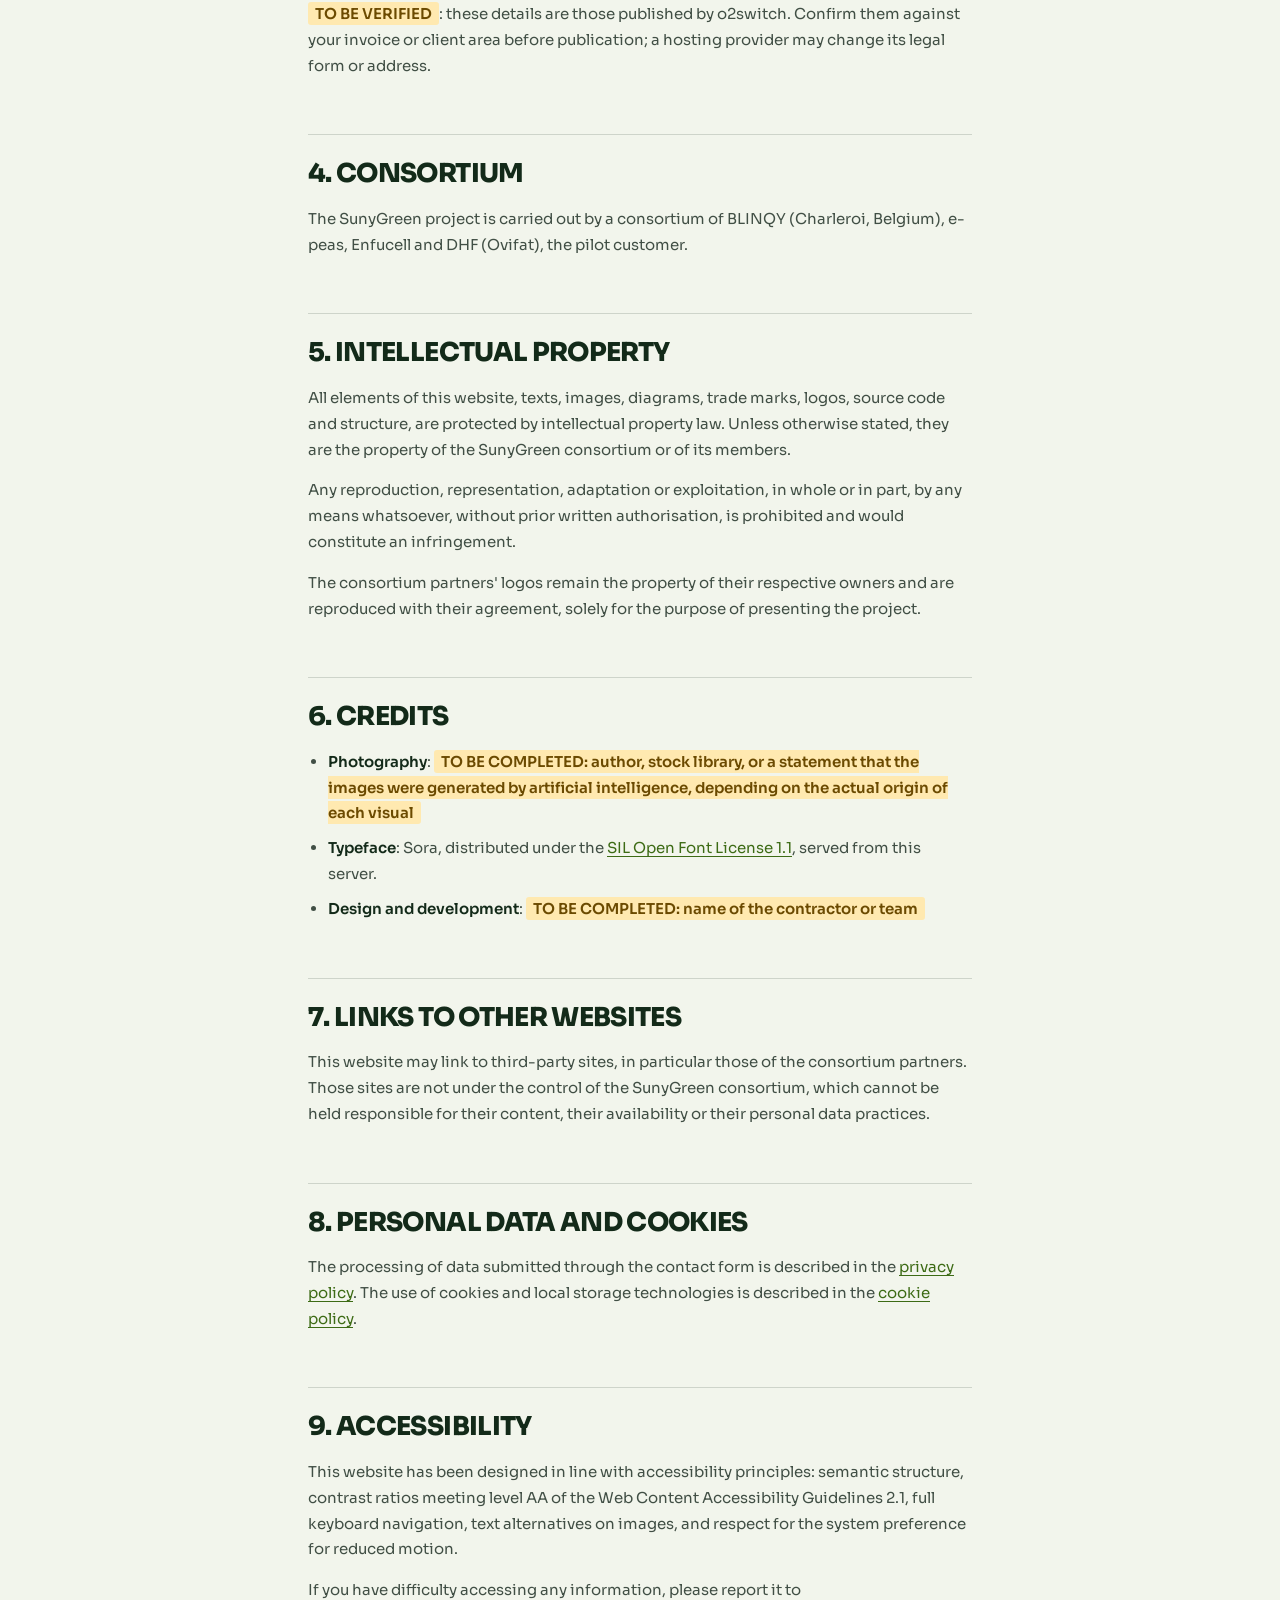
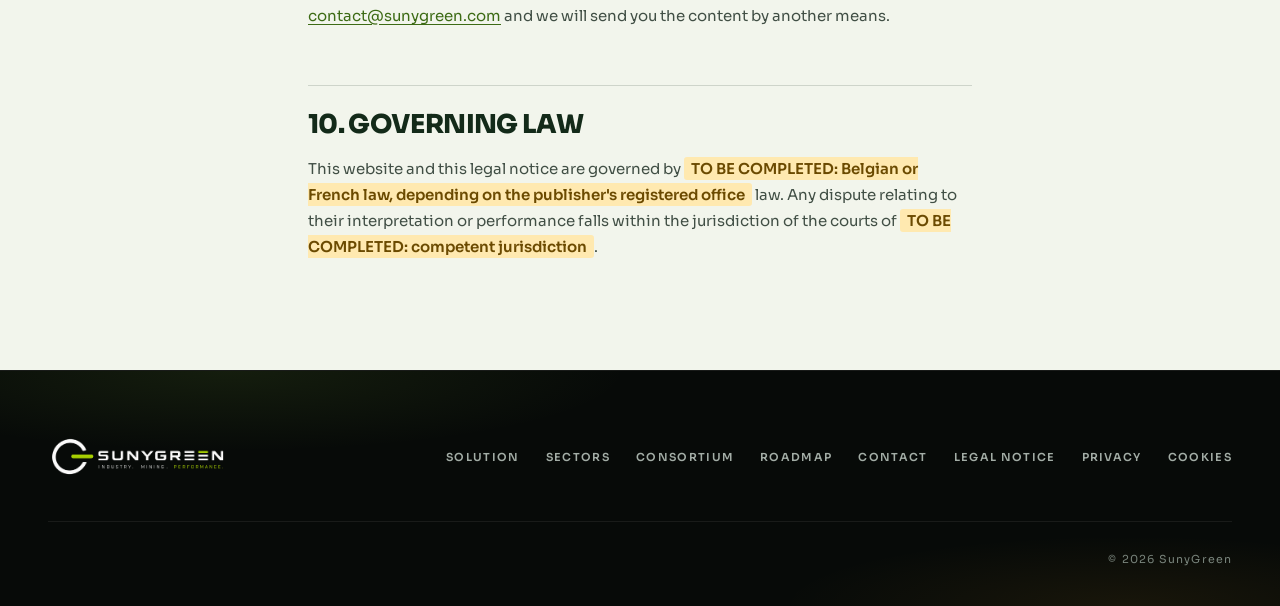
<file: en/legal-notice.html>
<!DOCTYPE html>
<html lang="en" translate="no">
<head>
<meta charset="utf-8">
<!-- The site has its own French version: stop the browser translator from
     re-translating this page, or a French-speaking visitor sees the English
     text switch straight back to French. -->
<meta name="google" content="notranslate">
<meta name="viewport" content="width=device-width, initial-scale=1">

<title>Legal notice · SunyGreen</title>
<meta name="description" content="Publisher, host and publication manager of the SunyGreen website.">
<link rel="canonical" href="https://www.sunygreen.com/en/legal-notice.html">
<meta name="robots" content="index, follow">
<meta name="theme-color" content="#070A08">
<link rel="icon" type="image/png" href="../images/favicon.png">
<link rel="apple-touch-icon" href="../images/sunygreen-icone.png">

<link rel="alternate" hreflang="fr" href="https://www.sunygreen.com/mentions-legales.html">
<link rel="alternate" hreflang="en" href="https://www.sunygreen.com/en/legal-notice.html">
<link rel="alternate" hreflang="x-default" href="https://www.sunygreen.com/mentions-legales.html">

<meta property="og:type" content="article">
<meta property="og:site_name" content="SunyGreen">
<meta property="og:locale" content="en_GB">
<meta property="og:url" content="https://www.sunygreen.com/en/legal-notice.html">
<meta property="og:title" content="Legal notice · SunyGreen">
<meta property="og:description" content="Publisher, host and publication manager of the SunyGreen website.">
<meta property="og:image" content="https://www.sunygreen.com/images/og-sunygreen.jpg">

<link rel="preload" as="font" type="font/woff2" href="../assets/fonts/sora-latin.woff2" crossorigin>
<link rel="stylesheet" href="../assets/styles.css">
<script>document.documentElement.classList.add('sg-js')</script>
</head>
<body>

<a href="#content" class="skip">Skip to content</a>

<!-- ============ NAVIGATION ============ -->
<nav class="nav nav--solid">
  <a href="index.html" class="brand">
    <img src="../images/sunygreen-logo.png" alt="SunyGreen logo" width="440" height="147" decoding="async" />
  </a>
  <div class="nav-links">
    <a href="index.html#solution">Solution</a>
    <a href="index.html#sectors">Sectors</a>
    <a href="index.html#consortium">Consortium</a>
    <a href="index.html#roadmap">Roadmap</a>
  </div>
  <div class="nav-right">
    <div class="lang" data-langue>
      <button type="button" class="lang-btn" aria-expanded="false"
              aria-controls="choix-langue" aria-label="Language: English. Open the language chooser">
        <span class="lang-drapeau lang-drapeau--gb" aria-hidden="true"></span>
        <span class="lang-code">EN</span>
        <span class="lang-chevron" aria-hidden="true"></span>
      </button>
      <ul class="lang-liste" id="choix-langue" hidden>
        <li><span class="lang-opt is-on" aria-current="true"><span class="lang-drapeau lang-drapeau--gb" aria-hidden="true"></span>English</span></li>
        <li><a class="lang-opt" href="../mentions-legales.html" hreflang="fr" lang="fr"><span class="lang-drapeau lang-drapeau--fr" aria-hidden="true"></span>Français</a></li>
      </ul>
    </div>
    <a href="index.html#contact" class="btn btn--solid nav-cta">Contact us</a>
    <button type="button" class="burger" aria-label="Menu" aria-expanded="false" aria-controls="menu">
      <span></span><span></span>
    </button>
  </div>
  <div class="menu" id="menu" hidden>
    <a href="index.html#solution">Solution</a>
    <a href="index.html#sectors">Sectors</a>
    <a href="index.html#consortium">Consortium</a>
    <a href="index.html#roadmap">Roadmap</a>
    <a href="index.html#contact" class="btn btn--solid">Contact us</a>
    <a href="../mentions-legales.html" hreflang="fr" lang="fr" class="menu-lang">Version française</a>
  </div>
</nav>

<div class="sg-root">
  <!-- ============ CONTENT ============ -->
  <main id="content" class="doc">
    <div class="doc-wrap">
      <p class="eyebrow">Legal information</p>
      <h1>Legal notice</h1>
      <p class="doc-maj">Last updated: 30 August 2026</p>

      <div class="doc-alerte">
        <p><strong>Before going live:</strong> the fields highlighted in yellow must be filled
        in. They identify the publisher of the website, mandatory information for any public
        site.</p>
      </div>

      <h2>1. Website publisher</h2>
      <table class="doc-table">
        <tr>
          <th>Legal name</th>
          <td><span class="todo">TO BE COMPLETED: exact name of the publishing company</span></td>
        </tr>
        <tr>
          <th>Legal form</th>
          <td><span class="todo">TO BE COMPLETED: SRL, SA, SAS…</span></td>
        </tr>
        <tr>
          <th>Registered office</th>
          <td><span class="todo">TO BE COMPLETED: street, number, postcode, city, country</span></td>
        </tr>
        <tr>
          <th>Company number</th>
          <td><span class="todo">TO BE COMPLETED: BCE (Belgium) or SIREN / SIRET (France)</span></td>
        </tr>
        <tr>
          <th>VAT number</th>
          <td><span class="todo">TO BE COMPLETED: intra-EU VAT number</span></td>
        </tr>
        <tr>
          <th>Telephone</th>
          <td><span class="todo">TO BE COMPLETED</span></td>
        </tr>
        <tr>
          <th>Email</th>
          <td><a href="mailto:contact@sunygreen.com">contact@sunygreen.com</a></td>
        </tr>
      </table>

      <h2>2. Publication manager</h2>
      <table class="doc-table">
        <tr>
          <th>Name</th>
          <td><span class="todo">TO BE COMPLETED: the individual responsible for published content</span></td>
        </tr>
        <tr>
          <th>Position</th>
          <td><span class="todo">TO BE COMPLETED: role within the publishing company</span></td>
        </tr>
        <tr>
          <th>Contact</th>
          <td><a href="mailto:contact@sunygreen.com">contact@sunygreen.com</a></td>
        </tr>
      </table>

      <h2>3. Hosting provider</h2>
      <p>The website is hosted on shared infrastructure located in France.</p>
      <table class="doc-table">
        <tr>
          <th>Company</th>
          <td>o2switch, SAS with share capital of €100,000</td>
        </tr>
        <tr>
          <th>Address</th>
          <td>222-224 boulevard Gustave Flaubert, 63000 Clermont-Ferrand, France</td>
        </tr>
        <tr>
          <th>Telephone</th>
          <td>+33 (0)4 44 44 60 40</td>
        </tr>
        <tr>
          <th>Registration</th>
          <td>Clermont-Ferrand Trade Register 510 909 807</td>
        </tr>
        <tr>
          <th>Website</th>
          <td><a href="https://www.o2switch.fr" rel="noopener">www.o2switch.fr</a></td>
        </tr>
      </table>
      <p class="fine"><span class="todo">TO BE VERIFIED</span>: these details are those
      published by o2switch. Confirm them against your invoice or client area before
      publication; a hosting provider may change its legal form or address.</p>

      <h2>4. Consortium</h2>
      <p>The SunyGreen project is carried out by a consortium of BLINQY (Charleroi, Belgium), e-peas, Enfucell and DHF
      (Ovifat), the pilot customer.</p>

      <h2>5. Intellectual property</h2>
      <p>All elements of this website, texts, images, diagrams, trade marks, logos, source
      code and structure, are protected by intellectual property law. Unless otherwise
      stated, they are the property of the SunyGreen consortium or of its members.</p>
      <p>Any reproduction, representation, adaptation or exploitation, in whole or in part, by
      any means whatsoever, without prior written authorisation, is prohibited and would
      constitute an infringement.</p>
      <p>The consortium partners' logos remain the property of
      their respective owners and are reproduced with their agreement, solely for the purpose
      of presenting the project.</p>

      <h2>6. Credits</h2>
      <ul>
        <li><strong>Photography</strong>: <span class="todo">TO BE COMPLETED: author, stock
        library, or a statement that the images were generated by artificial intelligence,
        depending on the actual origin of each visual</span></li>
        <li><strong>Typeface</strong>: Sora, distributed under the
        <a href="https://openfontlicense.org" rel="noopener">SIL Open Font License 1.1</a>,
        served from this server.</li>
        <li><strong>Design and development</strong>:
        <span class="todo">TO BE COMPLETED: name of the contractor or team</span></li>
      </ul>

      <h2>7. Links to other websites</h2>
      <p>This website may link to third-party sites, in particular those of the consortium
      partners. Those sites are not under the control of the SunyGreen consortium, which
      cannot be held responsible for their content, their availability or their personal data
      practices.</p>

      <h2>8. Personal data and cookies</h2>
      <p>The processing of data submitted through the contact form is described in the
      <a href="privacy.html">privacy policy</a>. The use of cookies and local storage
      technologies is described in the <a href="cookies.html">cookie policy</a>.</p>

      <h2>9. Accessibility</h2>
      <p>This website has been designed in line with accessibility principles: semantic
      structure, contrast ratios meeting level AA of the Web Content Accessibility Guidelines
      2.1, full keyboard navigation, text alternatives on images, and respect for the system
      preference for reduced motion.</p>
      <p>If you have difficulty accessing any information, please report it to
      <a href="mailto:contact@sunygreen.com">contact@sunygreen.com</a> and we will send you
      the content by another means.</p>

      <h2>10. Governing law</h2>
      <p>This website and this legal notice are governed by
      <span class="todo">TO BE COMPLETED: Belgian or French law, depending on the publisher's
      registered office</span> law. Any dispute relating to their interpretation or
      performance falls within the jurisdiction of the courts of
      <span class="todo">TO BE COMPLETED: competent jurisdiction</span>.</p>
    </div>
  </main>

  <!-- ============ FOOTER ============ -->
  <footer class="foot">
    <div class="wrap">
      <div class="foot-top">
        <a href="index.html" class="brand">
          <img src="../images/sunygreen-logo.png" alt="SunyGreen logo" width="440" height="147" decoding="async" loading="lazy" />
        </a>
        <div class="foot-links">
          <a href="index.html#solution">Solution</a>
          <a href="index.html#sectors">Sectors</a>
          <a href="index.html#consortium">Consortium</a>
          <a href="index.html#roadmap">Roadmap</a>
          <a href="index.html#contact">Contact</a>
          <a href="legal-notice.html">Legal notice</a>
          <a href="privacy.html">Privacy</a>
          <a href="cookies.html">Cookies</a>
        </div>
      </div>
      <div class="foot-bot">
        <div class="foot-copy">© 2026 SunyGreen</div>
      </div>
    </div>
  </footer>

</div>

<script src="../assets/site.js" defer></script>
</body>
</html>
</file>
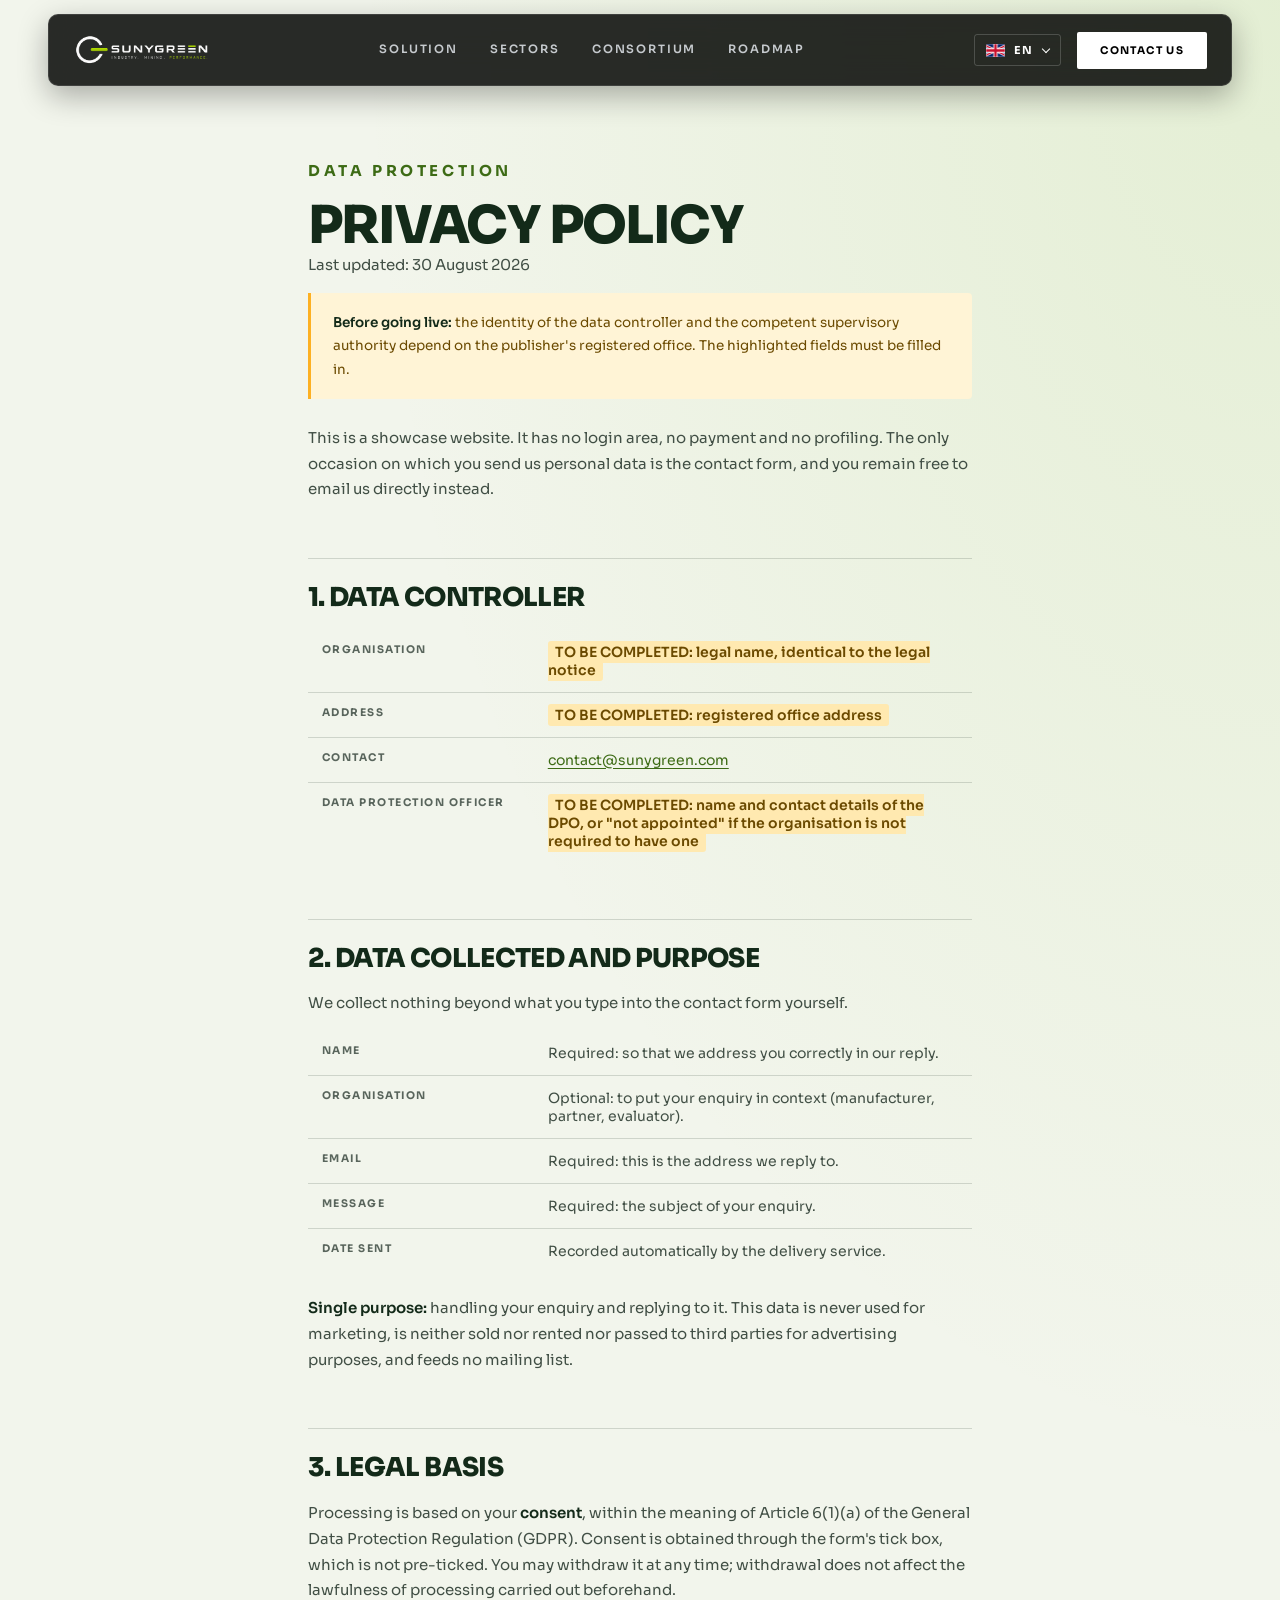
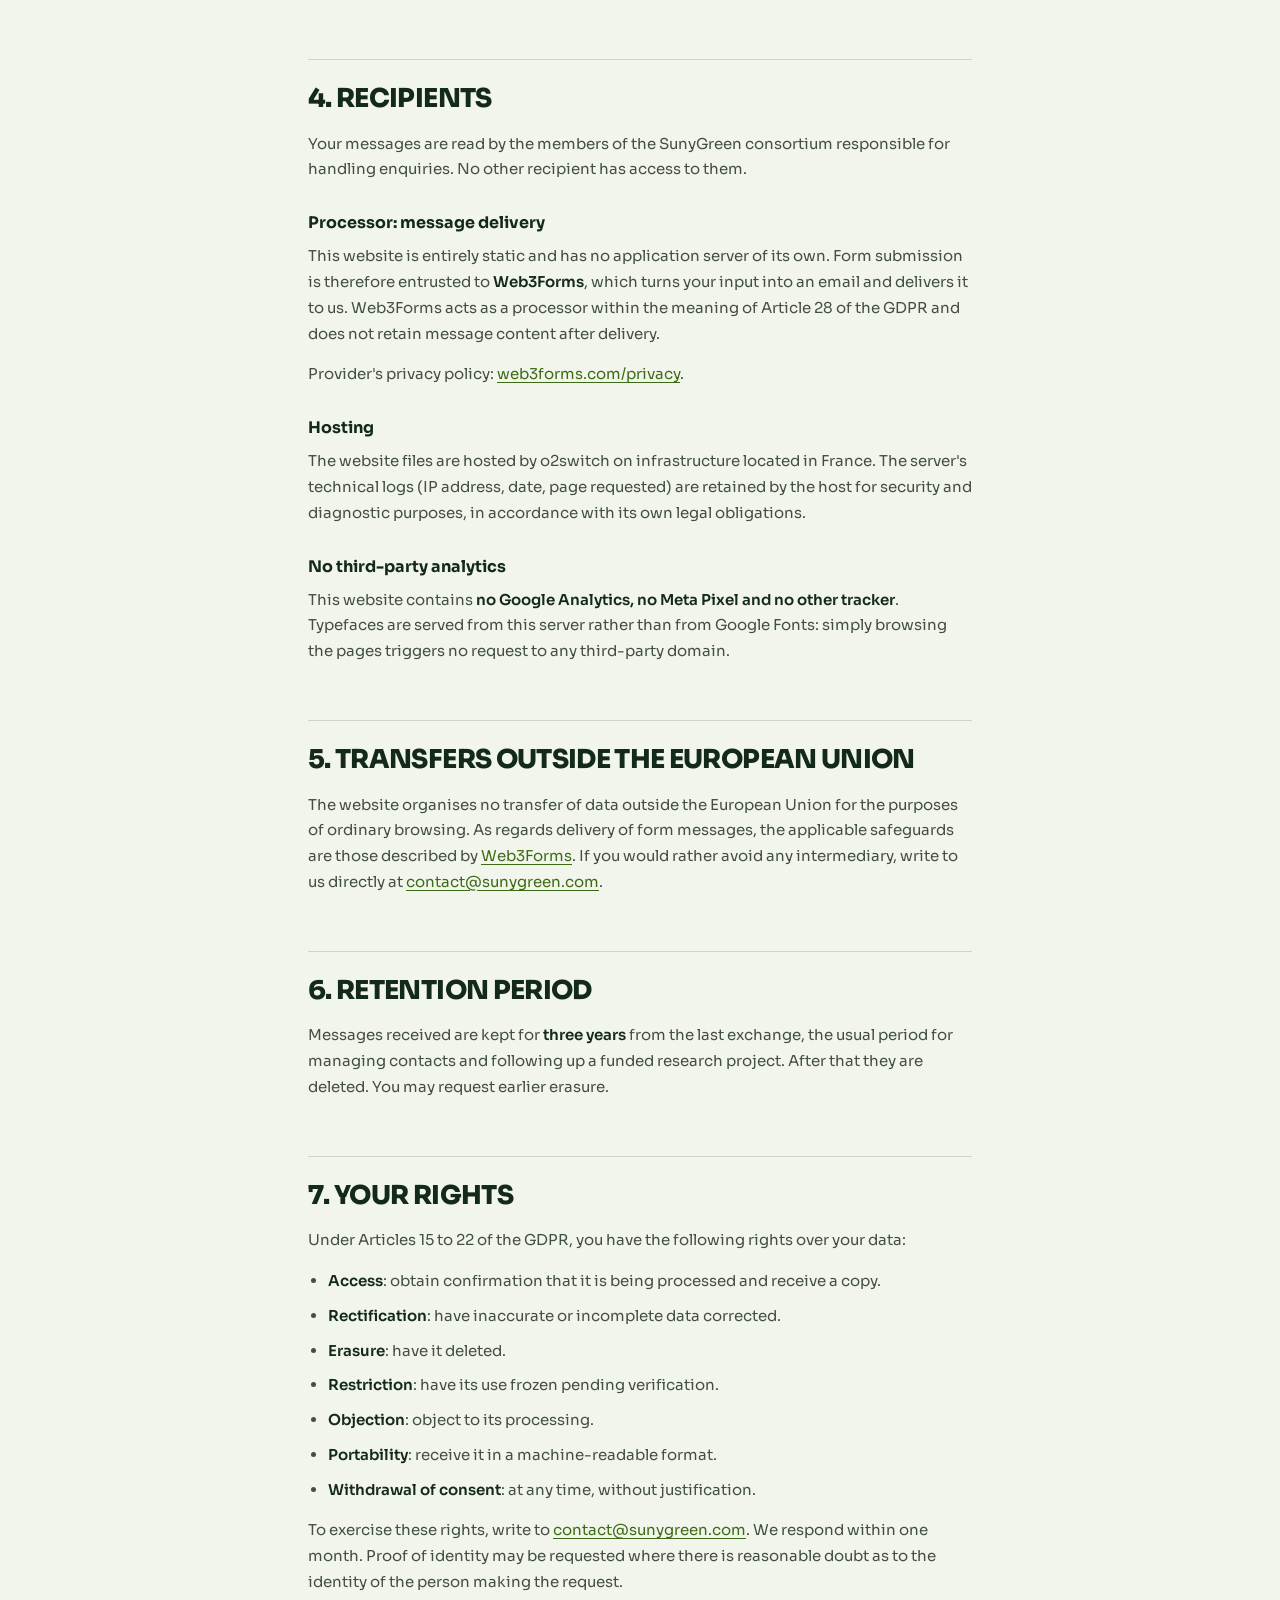
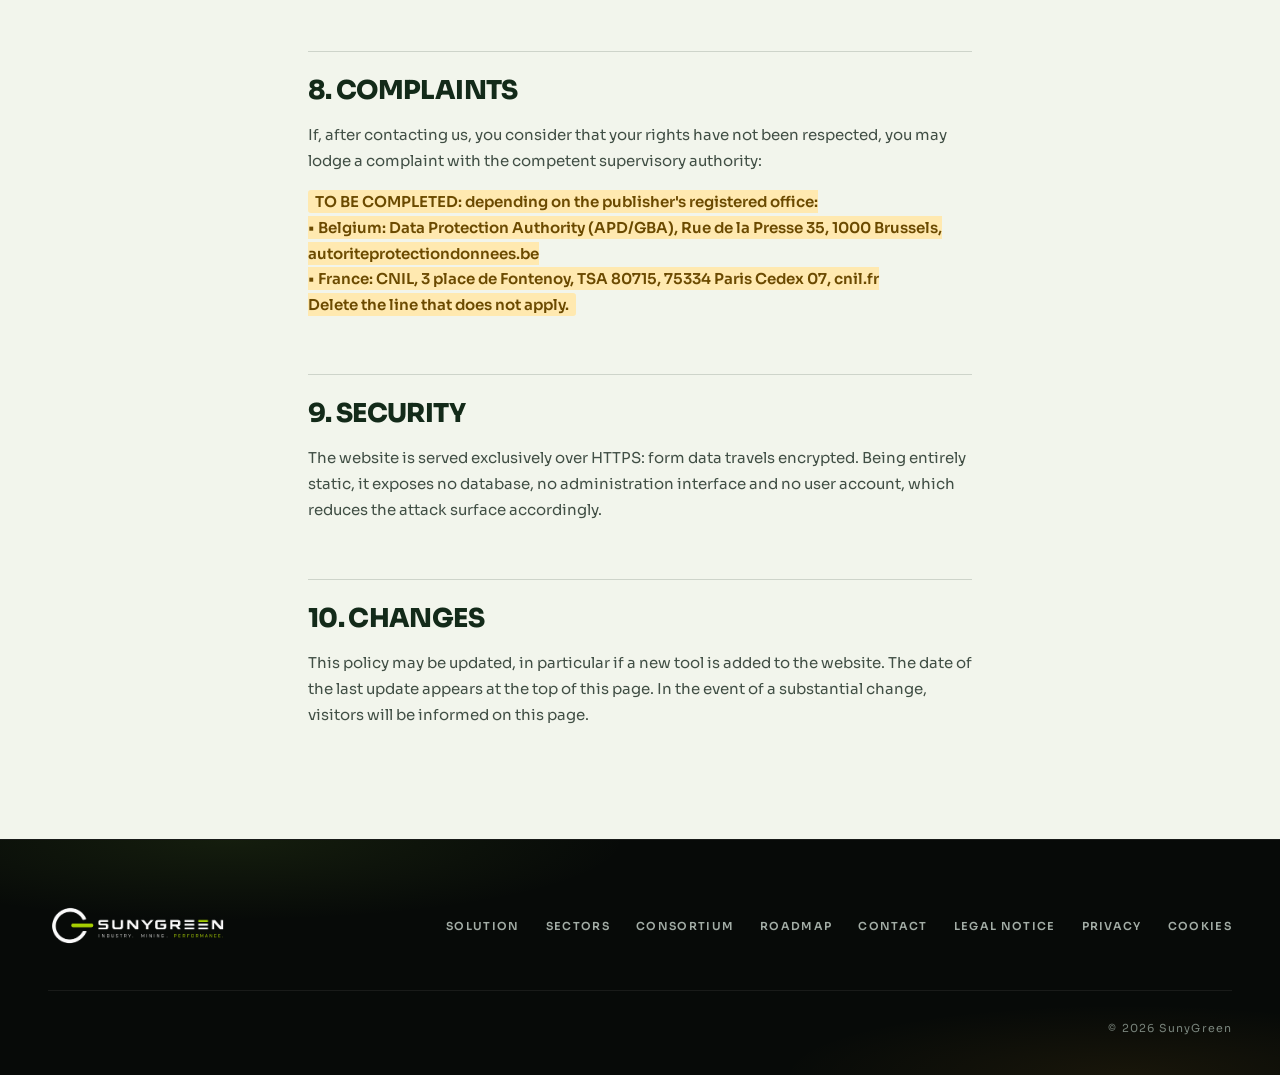
<file: en/privacy.html>
<!DOCTYPE html>
<html lang="en" translate="no">
<head>
<meta charset="utf-8">
<!-- The site has its own French version: stop the browser translator from
     re-translating this page, or a French-speaking visitor sees the English
     text switch straight back to French. -->
<meta name="google" content="notranslate">
<meta name="viewport" content="width=device-width, initial-scale=1">

<title>Privacy policy · SunyGreen</title>
<meta name="description" content="How the SunyGreen website processes contact form data: purpose, legal basis, retention period and data subject rights, in accordance with the GDPR.">
<link rel="canonical" href="https://www.sunygreen.com/en/privacy.html">
<meta name="robots" content="index, follow">
<meta name="theme-color" content="#070A08">
<link rel="icon" type="image/png" href="../images/favicon.png">
<link rel="apple-touch-icon" href="../images/sunygreen-icone.png">

<link rel="alternate" hreflang="fr" href="https://www.sunygreen.com/confidentialite.html">
<link rel="alternate" hreflang="en" href="https://www.sunygreen.com/en/privacy.html">
<link rel="alternate" hreflang="x-default" href="https://www.sunygreen.com/confidentialite.html">

<meta property="og:type" content="article">
<meta property="og:site_name" content="SunyGreen">
<meta property="og:locale" content="en_GB">
<meta property="og:url" content="https://www.sunygreen.com/en/privacy.html">
<meta property="og:title" content="Privacy policy · SunyGreen">
<meta property="og:description" content="How the SunyGreen website processes contact form data, in accordance with the GDPR.">
<meta property="og:image" content="https://www.sunygreen.com/images/og-sunygreen.jpg">

<link rel="preload" as="font" type="font/woff2" href="../assets/fonts/sora-latin.woff2" crossorigin>
<link rel="stylesheet" href="../assets/styles.css">
<script>document.documentElement.classList.add('sg-js')</script>
</head>
<body>

<a href="#content" class="skip">Skip to content</a>

<!-- ============ NAVIGATION ============ -->
<nav class="nav nav--solid">
  <a href="index.html" class="brand">
    <img src="../images/sunygreen-logo.png" alt="SunyGreen logo" width="440" height="147" decoding="async" />
  </a>
  <div class="nav-links">
    <a href="index.html#solution">Solution</a>
    <a href="index.html#sectors">Sectors</a>
    <a href="index.html#consortium">Consortium</a>
    <a href="index.html#roadmap">Roadmap</a>
  </div>
  <div class="nav-right">
    <div class="lang" data-langue>
      <button type="button" class="lang-btn" aria-expanded="false"
              aria-controls="choix-langue" aria-label="Language: English. Open the language chooser">
        <span class="lang-drapeau lang-drapeau--gb" aria-hidden="true"></span>
        <span class="lang-code">EN</span>
        <span class="lang-chevron" aria-hidden="true"></span>
      </button>
      <ul class="lang-liste" id="choix-langue" hidden>
        <li><span class="lang-opt is-on" aria-current="true"><span class="lang-drapeau lang-drapeau--gb" aria-hidden="true"></span>English</span></li>
        <li><a class="lang-opt" href="../confidentialite.html" hreflang="fr" lang="fr"><span class="lang-drapeau lang-drapeau--fr" aria-hidden="true"></span>Français</a></li>
      </ul>
    </div>
    <a href="index.html#contact" class="btn btn--solid nav-cta">Contact us</a>
    <button type="button" class="burger" aria-label="Menu" aria-expanded="false" aria-controls="menu">
      <span></span><span></span>
    </button>
  </div>
  <div class="menu" id="menu" hidden>
    <a href="index.html#solution">Solution</a>
    <a href="index.html#sectors">Sectors</a>
    <a href="index.html#consortium">Consortium</a>
    <a href="index.html#roadmap">Roadmap</a>
    <a href="index.html#contact" class="btn btn--solid">Contact us</a>
    <a href="../confidentialite.html" hreflang="fr" lang="fr" class="menu-lang">Version française</a>
  </div>
</nav>

<div class="sg-root">
  <!-- ============ CONTENT ============ -->
  <main id="content" class="doc">
    <div class="doc-wrap">
      <p class="eyebrow">Data protection</p>
      <h1>Privacy policy</h1>
      <p class="doc-maj">Last updated: 30 August 2026</p>

      <div class="doc-alerte">
        <p><strong>Before going live:</strong> the identity of the data controller and the
        competent supervisory authority depend on the publisher's registered office. The
        highlighted fields must be filled in.</p>
      </div>

      <p>This is a showcase website. It has no login area, no payment and no profiling. The
      only occasion on which you send us personal data is the contact form, and you remain
      free to email us directly instead.</p>

      <h2>1. Data controller</h2>
      <table class="doc-table">
        <tr>
          <th>Organisation</th>
          <td><span class="todo">TO BE COMPLETED: legal name, identical to the legal notice</span></td>
        </tr>
        <tr>
          <th>Address</th>
          <td><span class="todo">TO BE COMPLETED: registered office address</span></td>
        </tr>
        <tr>
          <th>Contact</th>
          <td><a href="mailto:contact@sunygreen.com">contact@sunygreen.com</a></td>
        </tr>
        <tr>
          <th>Data protection officer</th>
          <td><span class="todo">TO BE COMPLETED: name and contact details of the DPO, or
          "not appointed" if the organisation is not required to have one</span></td>
        </tr>
      </table>

      <h2>2. Data collected and purpose</h2>
      <p>We collect nothing beyond what you type into the contact form yourself.</p>
      <table class="doc-table">
        <tr>
          <th>Name</th>
          <td>Required: so that we address you correctly in our reply.</td>
        </tr>
        <tr>
          <th>Organisation</th>
          <td>Optional: to put your enquiry in context (manufacturer, partner, evaluator).</td>
        </tr>
        <tr>
          <th>Email</th>
          <td>Required: this is the address we reply to.</td>
        </tr>
        <tr>
          <th>Message</th>
          <td>Required: the subject of your enquiry.</td>
        </tr>
        <tr>
          <th>Date sent</th>
          <td>Recorded automatically by the delivery service.</td>
        </tr>
      </table>
      <p><strong>Single purpose:</strong> handling your enquiry and replying to it. This data
      is never used for marketing, is neither sold nor rented nor passed to third parties for
      advertising purposes, and feeds no mailing list.</p>

      <h2>3. Legal basis</h2>
      <p>Processing is based on your <strong>consent</strong>, within the meaning of Article
      6(1)(a) of the General Data Protection Regulation (GDPR). Consent is obtained through
      the form's tick box, which is not pre-ticked. You may withdraw it at any time;
      withdrawal does not affect the lawfulness of processing carried out beforehand.</p>

      <h2>4. Recipients</h2>
      <p>Your messages are read by the members of the SunyGreen consortium responsible for
      handling enquiries. No other recipient has access to them.</p>

      <h3>Processor: message delivery</h3>
      <p>This website is entirely static and has no application server of its own. Form
      submission is therefore entrusted to <strong>Web3Forms</strong>, which turns your input
      into an email and delivers it to us. Web3Forms acts as a processor within the meaning of
      Article 28 of the GDPR and does not retain message content after delivery.</p>
      <p>Provider's privacy policy:
      <a href="https://web3forms.com/privacy" rel="noopener">web3forms.com/privacy</a>.</p>

      <h3>Hosting</h3>
      <p>The website files are hosted by o2switch on infrastructure located in France. The
      server's technical logs (IP address, date, page requested) are retained by the host for
      security and diagnostic purposes, in accordance with its own legal obligations.</p>

      <h3>No third-party analytics</h3>
      <p>This website contains <strong>no Google Analytics, no Meta Pixel and no other
      tracker</strong>. Typefaces are served from this server rather than from Google Fonts:
      simply browsing the pages triggers no request to any third-party domain.</p>

      <h2>5. Transfers outside the European Union</h2>
      <p>The website organises no transfer of data outside the European Union for the purposes
      of ordinary browsing. As regards delivery of form messages, the applicable safeguards
      are those described by
      <a href="https://web3forms.com/privacy" rel="noopener">Web3Forms</a>. If you would
      rather avoid any intermediary, write to us directly at
      <a href="mailto:contact@sunygreen.com">contact@sunygreen.com</a>.</p>

      <h2>6. Retention period</h2>
      <p>Messages received are kept for <strong>three years</strong> from the last exchange,
      the usual period for managing contacts and following up a funded research project. After
      that they are deleted. You may request earlier erasure.</p>

      <h2>7. Your rights</h2>
      <p>Under Articles 15 to 22 of the GDPR, you have the following rights over your data:</p>
      <ul>
        <li><strong>Access</strong>: obtain confirmation that it is being processed and
        receive a copy.</li>
        <li><strong>Rectification</strong>: have inaccurate or incomplete data corrected.</li>
        <li><strong>Erasure</strong>: have it deleted.</li>
        <li><strong>Restriction</strong>: have its use frozen pending verification.</li>
        <li><strong>Objection</strong>: object to its processing.</li>
        <li><strong>Portability</strong>: receive it in a machine-readable format.</li>
        <li><strong>Withdrawal of consent</strong>: at any time, without justification.</li>
      </ul>
      <p>To exercise these rights, write to
      <a href="mailto:contact@sunygreen.com">contact@sunygreen.com</a>. We respond within one
      month. Proof of identity may be requested where there is reasonable doubt as to the
      identity of the person making the request.</p>

      <h2>8. Complaints</h2>
      <p>If, after contacting us, you consider that your rights have not been respected, you
      may lodge a complaint with the competent supervisory authority:</p>
      <p><span class="todo">TO BE COMPLETED: depending on the publisher's registered office:<br>
      • Belgium: Data Protection Authority (APD/GBA), Rue de la Presse 35, 1000 Brussels,
      autoriteprotectiondonnees.be<br>
      • France: CNIL, 3 place de Fontenoy, TSA 80715, 75334 Paris Cedex 07, cnil.fr<br>
      Delete the line that does not apply.</span></p>

      <h2>9. Security</h2>
      <p>The website is served exclusively over HTTPS: form data travels encrypted. Being
      entirely static, it exposes no database, no administration interface and no user
      account, which reduces the attack surface accordingly.</p>

      <h2>10. Changes</h2>
      <p>This policy may be updated, in particular if a new tool is added to the website. The
      date of the last update appears at the top of this page. In the event of a substantial
      change, visitors will be informed on this page.</p>
    </div>
  </main>

  <!-- ============ FOOTER ============ -->
  <footer class="foot">
    <div class="wrap">
      <div class="foot-top">
        <a href="index.html" class="brand">
          <img src="../images/sunygreen-logo.png" alt="SunyGreen logo" width="440" height="147" decoding="async" loading="lazy" />
        </a>
        <div class="foot-links">
          <a href="index.html#solution">Solution</a>
          <a href="index.html#sectors">Sectors</a>
          <a href="index.html#consortium">Consortium</a>
          <a href="index.html#roadmap">Roadmap</a>
          <a href="index.html#contact">Contact</a>
          <a href="legal-notice.html">Legal notice</a>
          <a href="privacy.html">Privacy</a>
          <a href="cookies.html">Cookies</a>
        </div>
      </div>
      <div class="foot-bot">
        <div class="foot-copy">© 2026 SunyGreen</div>
      </div>
    </div>
  </footer>

</div>

<script src="../assets/site.js" defer></script>
</body>
</html>
</file>
<file: assets/styles.css>
/* ===================================================================
   Sora — police unique du site, servie depuis ce serveur.
   Fichier variable (graisses 300 a 800 dans un seul fichier) : deux
   requetes au total, contre huit avec les instances statiques.

   Elle n'est deliberement PAS chargee depuis Google Fonts : cet appel
   transmettrait l'adresse IP de chaque visiteur a un serveur hors Union
   europeenne, ce qui obligerait a le declarer — et a le faire consentir —
   sur un site public finance par l'UE. Servie d'ici, la question ne se pose
   plus, et la page economise deux connexions vers un domaine tiers.

   Sora, licence SIL Open Font License 1.1 : l'auto-hebergement et la
   redistribution sont explicitement autorises. Fichiers recuperes depuis
   Google Fonts le 30 aout 2026 (version v17), puis servis d'ici.
   =================================================================== */
@font-face{
  font-family:'Sora';
  font-style:normal;
  font-weight:300 800;      /* fichier variable : une seule ressource */
  font-display:swap;        /* le texte s'affiche tout de suite, en police systeme */
  src:url('fonts/sora-latin.woff2') format('woff2');
  unicode-range:U+0000-00FF,U+0131,U+0152-0153,U+02BB-02BC,U+02C6,U+02DA,U+02DC,U+0304,U+0308,U+0329,U+2000-206F,U+20AC,U+2122,U+2191,U+2193,U+2212,U+2215,U+FEFF,U+FFFD;
}
@font-face{
  font-family:'Sora';
  font-style:normal;
  font-weight:300 800;
  font-display:swap;
  src:url('fonts/sora-latin-ext.woff2') format('woff2');
  unicode-range:U+0100-02BA,U+02BD-02C5,U+02C7-02CC,U+02CE-02D7,U+02DD-02FF,U+0304,U+0308,U+0329,U+1D00-1DBF,U+1E00-1E9F,U+1EF2-1EFF,U+2020,U+20A0-20AB,U+20AD-20C0,U+2113,U+2C60-2C7F,U+A720-A7FF;
}

/* ===================================================================
   SunyGreen — feuille de style unique.
   Direction : noir cinematique, photo plein cadre, titres capitales
   serrees, boutons capitales espacees. Reference : SpaceX / Starlink /
   The Boring Company.
   Tout passe par des classes : plus aucun style inline dans la page,
   donc plus aucun !important necessaire.
   =================================================================== */

*,*::before,*::after{box-sizing:border-box}
[hidden]{display:none !important}

:root{
  /* Fonds sombres : noir tres legerement verdi plutot que noir pur. La page
     respire davantage sans perdre le contraste des photos. */
  --bg:#070A08;
  --panel:#0C110E;
  --raise:#141A16;
  --line:rgba(255,255,255,0.13);
  --line-soft:rgba(255,255,255,0.07);
  --fg:#fff;
  --muted:#A3ADA6;
  --dim:#78837B;

  /* Fonds clairs, repris du PDF de communication : ce sont eux qui evitent
     que la page soit une longue plage noire. */
  --cream:#F2F5EC;
  --cream-2:#E7ECDE;
  --ink:#132A19;                    /* vert forêt tres sombre : titres sur clair */
  --ink-soft:#414F45;
  --ink-dim:#59655C;
  --line-ink:rgba(19,42,25,0.16);
  --line-ink-soft:rgba(19,42,25,0.09);

  /* Deux accents, deux roles distincts.
     Ambre  = energie, lumiere, marque.
     Vert   = benefice, validation, durabilite (c'est le code du PDF). */
  --amber:#FDB022;
  --green:#8CC63F;
  --green-deep:#3D6B15;             /* version lisible sur fond clair */

  --wrap:1360px;
  --gut:48px;
  --nav:72px;
}

html{scroll-behavior:smooth;-webkit-text-size-adjust:100%}
body{
  margin:0;background:var(--bg);color:var(--fg);
  font-family:'Sora',system-ui,sans-serif;
  -webkit-font-smoothing:antialiased;
}
img,svg{max-width:100%;display:block}
a{color:inherit;text-decoration:none}
a,button{-webkit-tap-highlight-color:rgba(253,176,34,0.2)}
section[id],header[id],footer[id]{scroll-margin-top:var(--nav)}

/* ---------- primitives ---------- */
/* Filet de securite : clip (et non hidden) ne cree pas de conteneur de
   defilement, la barre de navigation collante reste donc collante. Evite
   qu'un element deborde et fasse apparaitre une barre horizontale. */
.sg-root{overflow-x:clip}
.wrap{width:100%;max-width:var(--wrap);margin:0 auto;padding:0 var(--gut)}

.eyebrow{
  font-size:11px;font-weight:700;letter-spacing:0.24em;text-transform:uppercase;
  color:var(--amber);margin:0 0 18px;
}
.eyebrow--dim{color:var(--dim)}

/* Capitales serrees : la signature typographique des sites de reference. */
h1,h2{text-transform:uppercase;font-weight:800;margin:0;text-wrap:balance}
h1{font-size:clamp(34px,6.6vw,86px);line-height:0.96;letter-spacing:-0.03em}
h2{font-size:clamp(27px,4.4vw,56px);line-height:1.02;letter-spacing:-0.025em}
h3{font-size:19px;font-weight:700;letter-spacing:-0.01em;margin:0}

.lead{font-size:clamp(15px,1.35vw,18px);line-height:1.65;color:#C6CACE;margin:0;text-wrap:pretty}
h2 + .lead{margin-top:18px}
.body{font-size:14.5px;line-height:1.68;color:var(--muted);margin:0;text-wrap:pretty}
.fine{font-size:12px;line-height:1.6;color:var(--dim);margin:0}

/* ---------- boutons ---------- */
.btn{
  display:inline-flex;align-items:center;justify-content:center;gap:10px;
  font-family:inherit;font-size:12px;font-weight:700;letter-spacing:0.14em;
  text-transform:uppercase;padding:15px 32px;border-radius:2px;cursor:pointer;
  border:1px solid transparent;transition:background .18s ease,color .18s ease,border-color .18s ease;
  white-space:nowrap;
}
.btn--solid{background:var(--fg);color:#000}
.btn--solid:hover{background:var(--amber)}
.btn--ghost{border-color:rgba(255,255,255,0.45);color:var(--fg)}
.btn--ghost:hover{background:var(--fg);color:#000;border-color:var(--fg)}
.btn-row{display:flex;flex-wrap:wrap;gap:12px}

/* ---------- barre de navigation ---------- */
.nav{
  position:sticky;top:0;z-index:60;height:var(--nav);
  display:flex;align-items:center;justify-content:space-between;
  padding:0 var(--gut);
  background:transparent;border-bottom:1px solid transparent;
  transition:background .25s ease,border-color .25s ease,backdrop-filter .25s ease;
}
.nav.is-stuck{background:rgba(0,0,0,0.82);backdrop-filter:blur(14px);border-bottom-color:var(--line-soft)}
/* Le logo est un lockup complet : symbole, nom de la marque et baseline.
   Rien ne s'ecrit a cote — le nom y figure deja, et dans sa propre
   typographie. On raisonne donc en hauteur, la largeur suit le rapport 3:1
   du fichier. */
.brand{display:flex;align-items:center}
.brand img{height:46px;width:auto;object-fit:contain}
/* Le pied de page a de la place : le logo y respire davantage. */
.foot .brand img{height:60px}
.nav-links{display:flex;align-items:center;gap:32px}
.nav-links a{
  font-size:11.5px;font-weight:600;letter-spacing:0.16em;text-transform:uppercase;
  color:#C6CACE;transition:color .16s ease;
}
.nav-links a:hover{color:var(--fg)}
.nav-right{display:flex;align-items:center;gap:16px}
.burger{display:flex;flex-direction:column;gap:5px;padding:8px 2px;background:none;border:0;cursor:pointer}
.burger span{width:22px;height:1.5px;background:var(--fg);display:block;transition:transform .22s ease,opacity .22s ease}
.burger.is-open span:first-child{transform:translateY(3.25px) rotate(45deg)}
.burger.is-open span:last-child{transform:translateY(-3.25px) rotate(-45deg)}

.menu{
  position:absolute;top:100%;right:var(--gut);width:300px;
  background:rgba(8,9,10,0.97);backdrop-filter:blur(16px);
  border:1px solid var(--line);border-top:0;padding:10px;
  display:flex;flex-direction:column;gap:2px;
  animation:menuIn .18s ease-out;
}
@keyframes menuIn{from{opacity:0;transform:translateY(-8px)}to{opacity:1;transform:none}}
.menu a{
  padding:14px;font-size:12px;font-weight:700;letter-spacing:0.14em;text-transform:uppercase;
  color:#C6CACE;transition:background .15s ease,color .15s ease;
}
.menu a:hover{background:rgba(255,255,255,0.06);color:var(--fg)}
.menu .btn{margin-top:8px}

/* ---------- cadrage dirige des photos plein cadre ----------
   Ces quatre photos sont en 16/9 avec le sujet dans le tiers droit. Un
   recadrage centre le fait sortir du cadre des que le format se resserre.
   object-position exprime la repartition du debordement, pas une position
   absolue : un seul pourcentage tient donc du grand ecran au telephone,
   sans media query ni seconde version de l'image. */
.hero-media img,.sec-media img{width:100%;height:100%;object-fit:cover}
/* Leger zoom arriere a l'ouverture : la page demarre en mouvement. */
.hero-media img{animation:ouverture 20s ease-out both}
@keyframes ouverture{from{transform:scale(1.08)}to{transform:scale(1)}}
/* La marge de 6% donne au parallaxe de quoi bouger sans decouvrir les bords. */
.sec-media img{transform:scale(1.06);will-change:transform}
@media (prefers-reduced-motion:reduce){
  .hero-media img{animation:none}
  .sec-media img{transform:none}
}
#photo-accueil{object-position:76% center}

/* ---------- accueil ---------- */
.hero{position:relative;min-height:calc(100vh - var(--nav));min-height:calc(100svh - var(--nav));display:flex;overflow:hidden}
.hero-media{position:absolute;inset:0}
.hero-scrim{position:absolute;inset:0;pointer-events:none;
  background:linear-gradient(90deg,rgba(0,0,0,0.90) 0%,rgba(0,0,0,0.55) 42%,rgba(0,0,0,0.05) 100%),
             linear-gradient(0deg,var(--bg) 0%,rgba(7,10,8,0.35) 32%,transparent 60%)}
.hero-inner{position:relative;z-index:2;display:flex;flex-direction:column;justify-content:flex-end;
  padding-bottom:96px;padding-top:80px}
.hero-copy{max-width:920px}
.hero h1{margin-bottom:22px}
.hero .lead{max-width:520px;margin-bottom:34px}
.hero .btn-row{margin-top:2px}

.scroll-cue{
  position:absolute;left:50%;bottom:26px;transform:translateX(-50%);z-index:3;
  width:22px;height:22px;border-right:1.5px solid rgba(255,255,255,0.55);
  border-bottom:1.5px solid rgba(255,255,255,0.55);rotate:45deg;
  animation:cue 2.2s ease-in-out infinite;
}
@keyframes cue{0%,100%{opacity:.25;translate:0 -5px}50%{opacity:.9;translate:0 3px}}

/* ---------- bandeau de chiffres ----------
   La marque s'appelle desormais SunyGreen : le vert cesse d'etre un accent
   pour devenir une vraie plage de couleur, juste sous l'accueil. */
/* Vert vif + texte tres fonce, comme les pages claires du PDF. Le blanc sur
   vert vif tombait a 2.1:1 ; ici le rapport reste >= 5.4:1 sur toute la
   longueur du degrade, et le bandeau gagne en luminosite. */
/* Meme vert sourd que la section Comparatif : une teinte posee sur le fond
   sombre, pas un aplat sature. Le bandeau reste une respiration coloree
   sans crier entre l'accueil et le premier panneau photo. */
/* Aucun filet en haut ni en bas : le bandeau se fond dans les photos qui
   l'encadrent au lieu d'etre une bande rapportee. */
.stats{
  position:relative;overflow:hidden;
  background:
    radial-gradient(130% 90% at 50% 0%, rgba(140,198,63,0.08), transparent 62%),
    var(--panel);
}
/* halo vert qui derive lentement : le fond n'est pas un aplat mort */
.stats::after{
  content:'';position:absolute;inset:-40% -10%;pointer-events:none;
  background:radial-gradient(45% 60% at 50% 50%,rgba(140,198,63,0.10),transparent 70%);
  animation:balayage 16s ease-in-out infinite;
}
@keyframes balayage{0%,100%{transform:translateX(-28%)}50%{transform:translateX(28%)}}
.stats .wrap{position:relative;z-index:1}
.stats-grid{display:grid;grid-template-columns:repeat(3,1fr)}
/* separateurs neutres : ils structurent les trois colonnes sans reintroduire
   de vert, qui redessinait les contours du bandeau */
.stat{padding:44px 0;border-left:1px solid var(--line-soft)}
.stat:first-child{border-left:0}
.stat-k{font-size:11px;font-weight:700;letter-spacing:0.2em;text-transform:uppercase;color:var(--dim);margin:0 0 10px;padding-left:28px}
.stat-v{font-size:clamp(28px,3.4vw,44px);font-weight:800;letter-spacing:-0.03em;line-height:1;padding-left:28px}
.stat-u{font-size:13px;color:var(--muted);margin:8px 0 0;padding-left:28px}
.stat:first-child .stat-k,.stat:first-child .stat-v,.stat:first-child .stat-u{padding-left:0}

/* ---------- panneaux photo plein cadre ---------- */

/* ---------- sections neutres ---------- */
.sec{padding:120px 0;background:var(--bg)}
/* Halo vert diffus en haut des sections sombres : evite l'aplat noir mort
   et reprend l'ambiance lumineuse du PDF. */
.sec--panel{
  background:
    radial-gradient(130% 90% at 50% 0%, rgba(140,198,63,0.08), transparent 62%),
    var(--panel);
}
.sec-head{max-width:720px;margin-bottom:56px}
.sec-head--center{margin-left:auto;margin-right:auto;text-align:center}
.sec-head h2{margin-bottom:16px}

/* ---------- sections claires ----------
   Le PDF alterne pages noires et pages creme ; c'est ce rythme qui rend
   l'ensemble accueillant. Tout ce qui suit ne fait que reprendre les memes
   composants en inversant les valeurs. */
.sec--light{
  background:
    radial-gradient(120% 80% at 100% 0%, rgba(140,198,63,0.16), transparent 58%),
    var(--cream);
  color:var(--ink);
}
.sec--light h2,.sec--light h3,.sec--light .stat-v{color:var(--ink)}
.sec--light .eyebrow{color:var(--green-deep)}
.sec--light .lead{color:var(--ink-soft)}
.sec--light .body,.sec--light .stat-u,.sec--light .card-li{color:#5A655C}
.sec--light .fine,.sec--light .stat-k,.sec--light .step-k{color:var(--ink-dim)}
/* L'ambre est illisible sur creme (~1.8:1). Sur fond clair, c'est le vert
   profond qui porte l'accent ; l'ambre reste reserve aux fonds sombres. */
.sec--light .partner-loc{color:var(--green-deep)}
.sec--light .card-li::before{background:var(--green-deep)}

/* grilles a filets : sur fond clair les filets blancs disparaissent */
.sec--light .grid-3,.sec--light .grid-4{background:var(--line-ink)}
.sec--light .card,.sec--light .partner{background:var(--cream)}
.sec--light .card:hover,.sec--light .partner:hover{background:var(--cream-2)}
.sec--light .card-foot{border-top-color:var(--line-ink)}
.sec--light .impact{border-top-color:var(--line-ink)}
.sec--light .impact--on{border-top-color:var(--green-deep)}

/* onglets */
.sec--light .tab{border-color:var(--line-ink);color:var(--ink-soft)}
.sec--light .tab.is-on{background:var(--ink);color:var(--cream);border-color:var(--ink)}

/* feuille de route sur fond clair */
.sec--light .step::before{background:var(--line-ink)}
.sec--light .step::after{background:var(--ink-dim)}
.sec--light .step--on::after{background:var(--green-deep)}
.sec--light .step--on .step-k{color:var(--green-deep)}

/* formulaire de contact sur fond clair */
.sec--light .meta-row{color:var(--ink-soft)}
.sec--light .meta-k{color:var(--ink-dim)}
.sec--light .field > span{color:var(--ink-dim)}
.sec--light .field input,.sec--light .field textarea{color:var(--ink);border-bottom-color:var(--line-ink)}
.sec--light .field input::placeholder,.sec--light .field textarea::placeholder{color:#96A199}
.sec--light .field input:focus,.sec--light .field textarea:focus{border-bottom-color:var(--green-deep)}

/* boutons */
.sec--light .btn--solid{background:var(--ink);color:var(--cream)}
.sec--light .btn--solid:hover{background:var(--green-deep)}
.sec--light .btn--ghost{border-color:var(--line-ink);color:var(--ink)}
.sec--light .btn--ghost:hover{background:var(--ink);color:var(--cream);border-color:var(--ink)}

/* ---------- onglets ---------- */
.tabs{display:flex;justify-content:center;gap:0;margin-bottom:48px}
.tab{
  font-family:inherit;font-size:11.5px;font-weight:700;letter-spacing:0.14em;text-transform:uppercase;
  padding:13px 26px;background:none;border:1px solid var(--line);color:var(--muted);cursor:pointer;
  transition:background .18s ease,color .18s ease;
}
.tab + .tab{border-left:0}
.tab.is-on{background:var(--fg);color:#000;border-color:var(--fg)}

/* ---------- cartes plates ---------- */
.grid-3{display:grid;grid-template-columns:repeat(3,1fr);gap:1px;background:var(--line-soft)}
.card{background:var(--panel);padding:40px 34px;display:flex;flex-direction:column;
  transition:background .2s ease}
.card:hover{background:var(--raise)}
.card h3{margin-bottom:12px}
.card .body{flex:1;margin-bottom:26px}
.card-list{display:flex;flex-direction:column;gap:10px;margin-bottom:28px}
.card-li{display:flex;gap:11px;font-size:13.5px;color:#C6CACE;line-height:1.5}
.card-li::before{content:'';flex:none;width:5px;height:5px;background:var(--green);margin-top:7px}
.card-foot{border-top:1px solid var(--line-soft);padding-top:20px}
.card-foot .stat-k{padding-left:0;margin-bottom:6px;font-size:10px}
.card-foot .stat-v{padding-left:0;font-size:26px}
.card-foot .stat-u{padding-left:0;display:inline;font-size:13px;margin-left:8px}

/* ---------- vignettes terrain ---------- */
/* Le cadre doit rester lisible meme avec une photo tres sombre : sans ce
   filet, une image noire se confond avec le fond noir de la page et la
   vignette parait collee au fond. Le leger arrondi la designe comme un
   cadre plutot que comme une zone de la page. */

/* ---------- tableau comparatif ---------- */
.cmp{width:100%;border-collapse:collapse;font-size:14px}
.cmp th,.cmp td{text-align:left;padding:18px 20px;border-bottom:1px solid var(--line-soft)}
.cmp thead th{
  font-size:10.5px;font-weight:700;letter-spacing:0.16em;text-transform:uppercase;
  color:var(--dim);border-bottom-color:var(--line);
}
.cmp tbody th{font-weight:600;color:var(--fg);width:26%}
.cmp td{color:var(--muted)}
.cmp .col-us{background:rgba(140,198,63,0.07);color:var(--fg);font-weight:600}
.cmp thead .col-us{color:var(--green)}
.cmp tbody tr:last-child td,.cmp tbody tr:last-child th{border-bottom:0}
.cmp-note{margin-top:22px}
/* Indice de defilement du tableau : affiche uniquement en dessous de 820px.
   Doit rester AVANT les media queries, sinon il les ecrase. */
.cmp-hint{display:none;margin-top:16px;text-align:center}

/* ---------- consortium ---------- */
.grid-4{display:grid;grid-template-columns:repeat(4,1fr);gap:1px;background:var(--line-soft)}
.partner{background:var(--panel);padding:34px 28px;transition:background .2s ease}
.partner:hover{background:var(--raise)}
/* Les fichiers de logos ont un fond blanc incrusté. Plutôt que de laisser
   quatre rectangles blancs de tailles différentes flotter sur le noir, on
   assume une pastille blanche identique pour les quatre. Son rapport (3.4)
   est calé sur celui des logos pour que le « contain » ne laisse presque
   aucune bande. */
.partner-logo{
  width:100%;max-width:214px;aspect-ratio:214/63;
  background:#fff;border-radius:3px;margin-bottom:26px;overflow:hidden;
}
.partner-logo img{width:100%;height:100%;object-fit:contain}
.partner h3{font-size:16px;margin-bottom:6px}
.partner-loc{font-size:10.5px;font-weight:700;letter-spacing:0.12em;text-transform:uppercase;
  color:var(--amber);margin:0 0 10px}

/* ---------- feuille de route ---------- */
.rail{display:grid;grid-template-columns:repeat(4,1fr);gap:32px;margin-top:12px}
.step{position:relative;padding-top:34px}
.step::before{content:'';position:absolute;top:0;left:0;right:-32px;height:1px;background:var(--line-soft)}
.step:last-child::before{right:0}
.step::after{content:'';position:absolute;top:-3.5px;left:0;width:8px;height:8px;border-radius:50%;
  background:var(--dim)}
.step--on::after{background:var(--green)}
.step-k{font-size:11px;font-weight:700;letter-spacing:0.14em;text-transform:uppercase;
  color:var(--dim);margin:0 0 12px}
.step--on .step-k{color:var(--green)}
.step h3{font-size:17px;margin-bottom:10px}

/* ---------- impact ---------- */
.impact{border-top:2px solid var(--line);padding-top:24px}
.impact--on{border-top-color:var(--green)}
.impact h3{margin-bottom:12px}

/* ---------- contact ---------- */
.contact-grid{display:grid;grid-template-columns:1fr 1fr;gap:72px;align-items:start}
.contact-meta{margin-top:30px;display:flex;flex-direction:column;gap:14px}
.meta-row{display:flex;gap:14px;font-size:14px;color:#C6CACE}
.meta-k{font-size:10.5px;font-weight:700;letter-spacing:0.14em;text-transform:uppercase;
  color:var(--dim);width:82px;flex:none;padding-top:3px}
.form{display:flex;flex-direction:column;gap:18px}
.form-row{display:grid;grid-template-columns:1fr 1fr;gap:18px}
.field{display:flex;flex-direction:column;gap:8px}
.field > span{font-size:10.5px;font-weight:700;letter-spacing:0.14em;text-transform:uppercase;color:var(--dim)}
.field input,.field textarea{
  font-family:inherit;font-size:15px;color:var(--fg);background:transparent;
  border:0;border-bottom:1px solid var(--line);padding:12px 0;border-radius:0;
  transition:border-color .18s ease;
}
.field input::placeholder,.field textarea::placeholder{color:#54585C}
.field input:focus,.field textarea:focus{outline:0;border-bottom-color:var(--amber)}
.field textarea{resize:vertical;min-height:96px}
.form .btn{align-self:flex-start;margin-top:6px}

/* ---------- pied de page ---------- */
.foot{border-top:1px solid var(--line-soft);background:var(--bg);padding:56px 0 40px}
.foot-top{display:flex;align-items:center;gap:24px;flex-wrap:wrap;
  padding-bottom:34px;border-bottom:1px solid var(--line-soft)}
.foot-links{display:flex;gap:26px;flex-wrap:wrap;margin-left:auto}
.foot-links a{font-size:11px;font-weight:600;letter-spacing:0.12em;text-transform:uppercase;color:var(--muted)}
.foot-links a:hover{color:var(--fg)}
.foot-bot{display:flex;align-items:center;gap:26px;flex-wrap:wrap;padding-top:30px}
.foot-copy{margin-left:auto;font-size:11px;letter-spacing:0.1em;color:var(--dim)}

/* ---------- bandeau cookies ---------- */
.cookie{
  /* Centrage par marges automatiques, et non par translateX(-50%).
     Avec la translation, des que la largeur calculee du bandeau tombe sur
     un nombre impair de pixels, l'element se pose sur un demi-pixel : tout
     son texte est alors rendu flou, et les bordures fines des boutons
     disparaissent presque. Le calage sur la grille de pixels supprime le
     probleme a la source. */
  position:fixed;left:0;right:0;bottom:24px;z-index:100;
  width:min(860px,calc(100% - 48px));margin-inline:auto;
  background:rgba(10,11,12,0.97);backdrop-filter:blur(14px);
  border:1px solid var(--line);padding:20px 24px;
  display:flex;align-items:center;gap:24px;
}
.cookie .fine{flex:1;color:#C9CFCA}
.cookie a{color:var(--amber)}
.cookie-actions{display:flex;gap:10px;flex:none}

/* Refuser doit se voir exactement autant qu'Accepter.
   Ce n'est pas qu'une question d'esthetique : un consentement n'est valable
   que si le refus est aussi simple et aussi visible que l'acceptation. Un
   bouton fantome a bordure translucide, pose a cote d'un bouton blanc plein,
   se lit comme un lien secondaire — c'est precisement le motif que les
   autorites de controle qualifient de trompeur.
   Meme taille, meme largeur minimale, bordure pleine et fond legerement
   soutenu : les deux choix se presentent a egalite. */
.cookie-actions .btn{padding:12px 22px;font-size:11px;min-width:124px}
.cookie-actions .btn--ghost{
  border-color:var(--fg);color:var(--fg);background:rgba(255,255,255,0.09);
}
.cookie-actions .btn--ghost:hover{background:var(--fg);color:#000}

/* ---------- apparition au defilement ---------- */
.sg-js .reveal{opacity:0;transform:translateY(22px)}
.sg-js .reveal.is-in{opacity:1;transform:none;transition:opacity .7s cubic-bezier(.22,.61,.36,1),transform .7s cubic-bezier(.22,.61,.36,1)}

/* Cascade : les enfants entrent les uns apres les autres plutot qu'en bloc.
   Le retard est porte par l'enfant, l'animation reste declenchee par le parent. */
.sg-js .cascade > *{opacity:0;transform:translateY(26px)}
.sg-js .cascade.is-in > *{
  opacity:1;transform:none;
  transition:opacity .66s cubic-bezier(.22,.61,.36,1),transform .66s cubic-bezier(.22,.61,.36,1);
}
.sg-js .cascade.is-in > *:nth-child(1){transition-delay:.02s}
.sg-js .cascade.is-in > *:nth-child(2){transition-delay:.12s}
.sg-js .cascade.is-in > *:nth-child(3){transition-delay:.22s}
.sg-js .cascade.is-in > *:nth-child(4){transition-delay:.32s}

/* ---------- micro-interactions ---------- */
.card,.partner{transition:transform .28s cubic-bezier(.22,.61,.36,1),background .2s ease,box-shadow .28s ease}
.card:hover,.partner:hover{transform:translateY(-6px)}
.sec--light .card:hover,.sec--light .partner:hover{box-shadow:0 16px 34px rgba(19,42,25,.10)}

/* la fleche des boutons avance au survol */
.btn--arrow::after{content:'→';transition:transform .25s ease}
.btn--arrow:hover::after{transform:translateX(5px)}

/* le rail de la feuille de route se trace */
.sg-js .rail.is-in .step::before{animation:trait .7s cubic-bezier(.22,.61,.36,1) both}
.sg-js .rail.is-in .step:nth-child(2)::before{animation-delay:.1s}
.sg-js .rail.is-in .step:nth-child(3)::before{animation-delay:.2s}
.sg-js .rail.is-in .step:nth-child(4)::before{animation-delay:.3s}
@keyframes trait{from{transform:scaleX(0)}to{transform:scaleX(1)}}
.step::before{transform-origin:left center}
/* la pastille du jalon pulse doucement */
.step--on::after{box-shadow:0 0 0 0 var(--green);animation:pouls 3.2s ease-out infinite}
@keyframes pouls{0%{box-shadow:0 0 0 0 rgba(140,198,63,.5)}70%,100%{box-shadow:0 0 0 12px rgba(140,198,63,0)}}

/* halo vert lent dans les sections sombres : la page respire */
.sec--panel::before,.foot::before{
  content:'';position:absolute;inset:0;pointer-events:none;z-index:0;
  background:radial-gradient(50% 55% at 18% 0%,rgba(140,198,63,0.10),transparent 62%),
             radial-gradient(45% 50% at 88% 100%,rgba(253,176,34,0.07),transparent 60%);
  animation:respire 16s ease-in-out infinite alternate;
}
.sec--panel,.foot{position:relative}
.sec--panel > *,.foot > *{position:relative;z-index:1}
@keyframes respire{from{opacity:.55;transform:scale(1)}to{opacity:1;transform:scale(1.12)}}

@media (prefers-reduced-motion:reduce){
  html{scroll-behavior:auto}
  .sg-js .reveal,.sg-js .cascade > *{opacity:1;transform:none}
  .scroll-cue,.stats::after,.sec--panel::before,.foot::before,.step--on::after{animation:none}
  .sg-js .rail.is-in .step::before{animation:none}
  .card:hover,.partner:hover,.etape:hover .etape-img img{transform:none}
}

/* ===================================================================
   RESPONSIVE
   =================================================================== */

@media (max-width:1180px){
  :root{--gut:32px}
  .grid-4{grid-template-columns:repeat(2,1fr)}
  .rail{grid-template-columns:repeat(2,1fr);row-gap:40px}
  .contact-grid{gap:48px}
}

@media (max-width:900px){
  .nav-links{display:none}
  .grid-3{grid-template-columns:1fr}
}

@media (max-width:820px){
  /* Carrousels : empilees, ces cartes prenaient un ecran chacune.
     La carte suivante depasse : c'est ce qui signale qu'on peut glisser. */
  .slider{
    display:flex;gap:14px;background:none;
    margin:0 calc(var(--gut) * -1);padding:0 var(--gut) 14px;
    /* overflow-y explicite : sans lui il vaut 'auto' des que overflow-x ne vaut
       plus 'visible', et le carrousel devient aussi un conteneur de defilement
       vertical qui avale le geste au lieu de le laisser a la page. */
    overflow-x:auto;overflow-y:hidden;overscroll-behavior-x:contain;
    scroll-snap-type:x mandatory;scroll-padding-left:var(--gut);
    scrollbar-width:none;
  }
  .slider::-webkit-scrollbar{display:none}
  .slider > *{flex:0 0 min(80%,340px);scroll-snap-align:start}
  .slider .card,.slider .partner{border:1px solid var(--line-soft)}

  /* Tableau : defilement horizontal, colonne SunyGreen ramenee en 2e
     position pour qu'elle soit lisible sans faire glisser. */
  .cmp-scroll{overflow-x:auto;overflow-y:hidden;overscroll-behavior-x:contain;scrollbar-width:none}
  .cmp-scroll::-webkit-scrollbar{display:none}
  .cmp{min-width:620px}
  .cmp .col-us{order:0}
  .cmp-hint{display:block}
}

@media (max-width:760px){
  :root{--gut:20px;--nav:58px}
  .menu{left:0;right:0;width:auto;border-left:0;border-right:0}
  .sec{padding:76px 0}
  .sec-head{margin-bottom:40px}

  /* Le texte reste sur la photo, comme sur grand ecran et comme sur les
     sites de reference. Ce qui rend ce choix tenable : object-position
     garde le sujet dans le cadre, et le voile passe en degrade vertical
     soutenu puisque le texte occupe desormais toute la largeur. */
  .hero-inner{padding-bottom:64px;padding-top:0}
  .hero-scrim{
    background:linear-gradient(0deg,#000 0%,rgba(0,0,0,0.90) 22%,rgba(0,0,0,0.55) 50%,rgba(0,0,0,0.12) 100%);
  }
  .hero .lead{margin-bottom:26px}
  .scroll-cue{display:none}

  /* Les trois chiffres restent cote a cote : empiles, ils perdaient leur
     effet de comparaison. La typo est reduite pour que « 800 m+ » tienne
     dans un tiers de l'ecran sans se couper. */
  .stats-grid{grid-template-columns:repeat(3,1fr)}
  .stat{padding:28px 0}
  .stats .stat-k{font-size:9px;letter-spacing:0.1em;margin-bottom:7px}
  .stats .stat-v{font-size:21px;letter-spacing:-0.02em}
  .stats .stat-u{font-size:11px;line-height:1.35;margin-top:6px}
  .stat-k,.stat-v,.stat-u{padding-left:14px}
  .stat:first-child .stat-k,.stat:first-child .stat-v,.stat:first-child .stat-u{padding-left:0}

  .tabs{margin-bottom:32px}
  .tab{flex:1;padding:12px 10px;font-size:10.5px;letter-spacing:0.1em}

  .contact-grid{grid-template-columns:1fr;gap:44px}
  .form-row{grid-template-columns:1fr}
  /* 16px minimum : en dessous, iOS zoome a la saisie */
  .field input,.field textarea{font-size:16px}

  .foot-links{margin-left:0;gap:14px 20px}
  .foot-copy{margin-left:0}

  .cookie{left:12px;right:12px;bottom:12px;transform:none;width:auto;
    flex-direction:column;align-items:stretch;gap:14px;padding:18px}
  .cookie-actions .btn{flex:1}
}

@media (max-width:440px){
  :root{--gut:16px}
  /* un tiers de 288px : on resserre encore pour garder les trois de front */
  .stats .stat-v{font-size:18px}
  .stats .stat-k{font-size:8.5px;letter-spacing:0.06em}
  .stats .stat-u{font-size:10px}
  .stat-k,.stat-v,.stat-u{padding-left:10px}
  .lang{display:none}
  .hero .btn-row .btn{width:100%}
  .cmp{min-width:560px}
}

/* ===================================================================
   AJOUTS DE MISE EN PRODUCTION
   Lien d'evitement, formulaire reel, pages legales. Meme vocabulaire
   graphique que ci-dessus : rien de neuf, seulement ce qui manquait a
   la maquette pour devenir un site.
   =================================================================== */

/* ---------- accessibilite ----------
   Le lien d'evitement est le premier element focalisable : au clavier, une
   seule tabulation saute la navigation et atteint le contenu. */
.skip{
  position:absolute;left:-9999px;top:0;z-index:200;
  background:var(--amber);color:#000;padding:12px 20px;
  font-size:12px;font-weight:700;letter-spacing:0.14em;text-transform:uppercase;
}
.skip:focus{left:12px;top:12px}

/* Le contour de focus est retire sur les champs (remplace par un soulignement
   colore), il doit donc rester visible partout ailleurs. */
a:focus-visible,button:focus-visible,input[type=checkbox]:focus-visible{
  outline:2px solid var(--amber);outline-offset:3px;border-radius:2px;
}
.sec--light a:focus-visible,.sec--light button:focus-visible,
.sec--light input[type=checkbox]:focus-visible{outline-color:var(--green-deep)}

.menu-lang{border-top:1px solid var(--line);margin-top:8px}

/* ---------- formulaire de contact ---------- */
/* Piege a robots : masque a l'oeil comme au lecteur d'ecran, mais rempli par
   les scripts d'envoi automatique. Web3Forms rejette le message s'il est coche. */
.hp{position:absolute;left:-9999px;width:1px;height:1px;opacity:0}

.consent{display:flex;align-items:flex-start;gap:11px;cursor:pointer;
  font-size:12.5px;line-height:1.55;color:var(--muted)}
.consent input{margin:2px 0 0;width:16px;height:16px;flex:none;accent-color:var(--amber)}
.sec--light .consent{color:var(--ink-soft)}
.sec--light .consent input{accent-color:var(--green-deep)}

/* Compte rendu d'envoi : vide tant que rien n'a ete tente, donc invisible. */
.form-etat{margin:0;font-size:13.5px;line-height:1.55}
.form-etat:empty{display:none}
.form-etat.is-ok{color:var(--green-deep)}
.form-etat.is-ko{color:#B4341F}

/* ---------- pages legales ----------
   Pages de texte long : une seule colonne etroite, car au-dela de ~70
   caracteres par ligne l'oeil perd le debut de la ligne suivante. */
.nav--solid{background:rgba(0,0,0,0.9);backdrop-filter:blur(14px);
  border-bottom-color:var(--line-soft)}

.doc{
  background:
    radial-gradient(120% 60% at 100% 0%, rgba(140,198,63,0.14), transparent 60%),
    var(--cream);
  color:var(--ink);padding:72px 0 96px;
}
.doc-wrap{width:100%;max-width:760px;margin:0 auto;padding:0 var(--gut)}
.doc h1{font-size:clamp(28px,5vw,52px);line-height:1.03;color:var(--ink)}
.doc .eyebrow{color:var(--green-deep)}
.doc-maj{margin:20px 0 0;font-size:12.5px;color:var(--ink-dim)}
.doc h2{
  font-size:clamp(19px,2.4vw,26px);color:var(--ink);
  margin:56px 0 18px;padding-top:26px;border-top:1px solid var(--line-ink);
}
.doc h3{font-size:16px;color:var(--ink);margin:30px 0 10px;text-transform:none;letter-spacing:normal}
.doc p,.doc li{font-size:15px;line-height:1.72;color:var(--ink-soft);margin:0 0 15px}
.doc ul{margin:0 0 15px;padding-left:20px}
.doc li{margin-bottom:9px}
.doc a{color:var(--green-deep);text-decoration:underline;text-underline-offset:3px}
.doc a:hover{color:var(--ink)}
.doc strong{color:var(--ink);font-weight:600}
.doc code{
  font-family:ui-monospace,SFMono-Regular,Menlo,Consolas,monospace;
  font-size:0.88em;background:var(--cream-2);color:var(--ink);
  padding:2px 6px;border-radius:3px;
}

.doc-table{width:100%;border-collapse:collapse;font-size:14px;margin:0 0 22px}
.doc-table th,.doc-table td{
  text-align:left;padding:13px 14px;border-bottom:1px solid var(--line-ink);
  vertical-align:top;color:var(--ink-soft);
}
.doc-table th{
  font-size:10.5px;font-weight:700;letter-spacing:0.14em;text-transform:uppercase;
  color:var(--ink-dim);width:34%;
}
.doc-table tr:last-child th,.doc-table tr:last-child td{border-bottom:0}

/* Champs restant a renseigner avant la mise en ligne. Volontairement voyants :
   s'il en subsiste un le jour de la publication, il doit sauter aux yeux. */
.todo{
  background:#FFE9B0;color:#6B4A00;font-weight:600;
  padding:2px 7px;border-radius:3px;box-decoration-break:clone;
}
.doc-alerte{
  background:#FFF4D6;border-left:3px solid var(--amber);
  padding:18px 22px;margin:0 0 26px;border-radius:0 4px 4px 0;
}
.doc-alerte p{margin:0;font-size:13.5px;color:#6B4A00}

@media (max-width:900px){
  .doc{padding:52px 0 72px}
  .doc h2{margin-top:42px}
  .doc-table th{width:auto}
  /* Un tableau a deux colonnes ne tient pas sous 560 px : on l'empile. */
  .doc-table,.doc-table tbody,.doc-table tr,.doc-table th,.doc-table td{display:block;width:auto}
  .doc-table th{border-bottom:0;padding-bottom:4px}
  .doc-table td{padding-top:0;padding-bottom:16px}
}

/* ---------- page 404 ---------- */
.err{min-height:calc(100vh - var(--nav));min-height:calc(100svh - var(--nav));
  display:flex;align-items:center;background:var(--bg);padding:64px 0}
.err h1{font-size:clamp(56px,14vw,140px);line-height:0.9;color:var(--fg)}
.err .lead{margin-top:20px;max-width:520px}
.err .btn-row{margin-top:34px}

/* ===================================================================
   RYTHME ET HIERARCHIE

   Le probleme n'etait pas la direction artistique, qui tient, mais sa
   regularite : onze sections a la meme respiration, sept blocs de contenu
   en grilles a colonnes egales, et une seconde moitie de page entierement
   creme sur quatre sections consecutives. L'oeil n'avait plus aucun point
   d'accroche et le defilement devenait un diaporama de diapositives
   identiques.

   Ce bloc ne change ni les couleurs, ni les textes, ni les composants. Il
   ne joue que sur trois leviers : ou l'on respire, ou l'on rompt la grille,
   et ce qui doit dominer dans chaque section.
   =================================================================== */

/* ---------- respirations differenciees ----------
   Une section dense n'a pas besoin du meme air qu'une section de
   conclusion. Un rythme unique de 120px les traitait a l'identique. */
.sec--tight{padding:88px 0}
.sec--wide{padding:152px 0}

/* Second ton de creme. Deux sections claires se suivent encore une fois
   dans la page ; sans marche tonale, elles se lisent comme une seule
   section interminable. Le degrade part d'un autre angle, ce qui suffit a
   distinguer les deux plages sans introduire de couleur nouvelle. */
.sec--light-alt{
  background:
    radial-gradient(105% 70% at 0% 0%, rgba(140,198,63,0.15), transparent 56%),
    var(--cream-2);
}

/* ---------- bandeau de chiffres : une valeur domine ----------
   « 800 m+ » est l'argument qui differencie le produit ; « 2 min » est un
   confort. Les afficher a la meme taille revenait a dire qu'ils pesent
   pareil. La premiere colonne prend donc la place et la couleur de marque,
   les deux autres deviennent ses satellites.
   C'est aussi le seul endroit ou l'ambre retrouve un vrai role : jusqu'ici
   il ne subsistait que dans les sur-titres. */
@media (min-width:901px){
  .stats-grid{grid-template-columns:1.75fr 1fr 1fr}
  .stat{display:flex;flex-direction:column;justify-content:center}
  .stat:first-child{padding:56px 0}
  .stat:first-child .stat-k{font-size:12px;letter-spacing:0.22em;color:var(--muted)}
  .stat:first-child .stat-v{
    font-size:clamp(56px,8.4vw,108px);line-height:0.88;color:var(--amber);
    letter-spacing:-0.045em;margin:4px 0 2px;
  }
  .stat:first-child .stat-u{font-size:15px;color:#C6CACE}
}

/* ---------- feuille de route : une progression, pas un tableau ----------
   Quatre colonnes egales et des pastilles de 8px se lisaient comme un
   tableau. Le rail s'epaissit, les pastilles doublent de taille et sont
   cerclees du fond de la section : elles percent la ligne au lieu d'etre
   posees a cote. Les deux jalons vifs — le depart TRL 5 et l'objectif
   TRL 7 — ressortent alors comme les bornes d'un parcours. */
.rail .step::before{height:2px;background:var(--line)}
.rail .step::after{
  top:-8px;width:12px;height:12px;
  border:3px solid var(--panel);background:var(--dim);
  box-sizing:content-box;
}
.rail .step--on::after{background:var(--green)}
.rail .step--on .step-k{color:var(--green)}
/* Le halo du jalon doit partir du bord de la pastille, pas de son centre. */
@keyframes pouls{0%{box-shadow:0 0 0 0 rgba(140,198,63,.45)}70%,100%{box-shadow:0 0 0 14px rgba(140,198,63,0)}}

/* ---------- comparatif : la colonne qui porte l'argument ----------
   C'est le contenu le plus persuasif de la page. Une teinte a 7% ne
   suffisait pas a le designer. La colonne devient un bloc continu, borde
   sur ses deux cotes et coiffe d'un filet vert : on la lit comme une
   reponse, pas comme une case de plus. */
.cmp .col-us{
  background:rgba(140,198,63,0.12);
  box-shadow:inset 1px 0 0 rgba(140,198,63,0.28),inset -1px 0 0 rgba(140,198,63,0.28);
}
.cmp thead .col-us{
  box-shadow:inset 1px 0 0 rgba(140,198,63,0.28),inset -1px 0 0 rgba(140,198,63,0.28),
             inset 0 3px 0 0 var(--green);
  color:var(--green);
}
.cmp tbody tr:last-child .col-us{
  box-shadow:inset 1px 0 0 rgba(140,198,63,0.28),inset -1px 0 0 rgba(140,198,63,0.28),
             inset 0 -1px 0 0 rgba(140,198,63,0.28);
}

/* ---------- formulaire sur fond sombre ----------
   La section Contact est passee en sombre pour rompre la plage creme. Deux
   details ne suivaient pas automatiquement. */
/* Le vert profond est calibre pour le creme : sur fond sombre il tombe a
   2:1 et le message de confirmation devenait illisible. */
.sec--panel .form-etat.is-ok{color:var(--green)}
.sec--panel .form-etat.is-ko{color:#FF8A73}

/* Un lien dans une mention legale heritait de la couleur du texte et n'avait
   pas de soulignement : rien ne le distinguait d'un mot ordinaire. */
.fine a,.consent a{text-decoration:underline;text-underline-offset:2px;color:var(--amber)}
.fine a:hover,.consent a:hover{color:var(--fg)}
.sec--light .fine a,.sec--light .consent a{color:var(--green-deep)}
.sec--light .fine a:hover,.sec--light .consent a:hover{color:var(--ink)}

/* ---------- navigation : le lien survole se souligne ----------
   Un simple eclaircissement du gris ne se remarque pas sur une photo. */
.nav-links a{position:relative;padding-bottom:3px}
.nav-links a::after{
  content:'';position:absolute;left:0;right:0;bottom:0;height:1px;
  background:var(--amber);transform:scaleX(0);transform-origin:left center;
  transition:transform .24s cubic-bezier(.22,.61,.36,1);
}
.nav-links a:hover::after{transform:scaleX(1)}

@media (prefers-reduced-motion:reduce){
  .nav-links a::after{transition:none}
}

/* ---------- reprises responsives ----------
   Les ruptures de grille ci-dessus sont reservees au grand ecran : empilees,
   elles n'ont plus d'objet. Les regles existantes reprennent la main. */
@media (max-width:900px){
  .sec--tight{padding:88px 0}
  .sec--wide{padding:120px 0}
}
@media (max-width:760px){
  .sec--tight,.sec--wide{padding:76px 0}
}

/* ===================================================================
   BARRE DE NAVIGATION

   Trois corrections, dont deux qui n'etaient pas des questions de gout :

   1. Le bouton burger n'etait masque nulle part. Sur ordinateur, on voyait
      donc les quatre liens de navigation ET un burger ouvrant un menu
      contenant ces memes quatre liens.
   2. « Nous contacter » n'existait que dans ce menu burger, donc invisible
      sur ordinateur — sur un site dont l'objet est precisement d'etre
      contacte par des evaluateurs et des industriels.
   3. Le selecteur de langue etait l'element le plus contraste de la barre :
      un pave blanc plein, plus lourd que le logo lui-meme. L'oeil allait au
      choix de langue avant d'aller a la marque.
   =================================================================== */

/* ---------- le burger redevient un element mobile ---------- */
@media (min-width:901px){
  .burger{display:none}
}

/* ---------- bouton d'action de la barre ---------- */
.nav-cta{padding:11px 22px;font-size:10.5px;letter-spacing:0.13em}
@media (max-width:900px){
  /* Sous 900px le burger prend le relais : le menu contient deja ce lien. */
  .nav-cta{display:none}
}

/* ===================================================================
   SELECTEUR DE LANGUE

   Liste deroulante : la langue courante est affichee, un clic ouvre le
   choix. Chaque page pointe vers SA traduction — on ne perd pas sa place
   en changeant de langue.

   Les drapeaux sont dessines en SVG, encodes en data: URI dans cette
   feuille. Trois raisons a ce choix plutot qu'un emoji ou un fichier :
     — Windows n'affiche pas les emoji drapeaux, il les remplace par les
       deux lettres du pays (« FR », « GB ») ;
     — aucune requete reseau supplementaire, et rien a televerser ;
     — definis une seule fois ici, ils servent les huit pages.

   ⚠ Un drapeau designe un pays, pas une langue. Le consortium est belge
     (BLINQY a Charleroi, DHF a Ovifat) : le tricolore francais attribue
     implicitement le projet a la France. Pour revenir a un selecteur sans
     drapeau, il suffit de passer .lang-drapeau en display:none — le reste
     de la mise en page tient sans eux.
   =================================================================== */

.lang{position:relative}

.lang-btn{
  display:flex;align-items:center;gap:9px;
  padding:8px 11px;background:none;cursor:pointer;
  border:1px solid rgba(255,255,255,0.18);border-radius:3px;
  font-family:inherit;font-size:11px;font-weight:700;letter-spacing:0.12em;
  color:var(--fg);
  transition:border-color .18s ease,background .18s ease;
}
.lang-btn:hover{border-color:rgba(255,255,255,0.42);background:rgba(255,255,255,0.06)}
.lang-btn[aria-expanded="true"]{border-color:var(--amber);background:rgba(255,255,255,0.07)}

/* Chevron trace au trait : deux bords d'un carre pivote a 45°. */
.lang-chevron{
  width:6px;height:6px;flex:none;margin:-3px 0 0 1px;
  border-right:1.5px solid currentColor;border-bottom:1.5px solid currentColor;
  transform:rotate(45deg);transition:transform .22s ease;
}
.lang-btn[aria-expanded="true"] .lang-chevron{transform:rotate(-135deg);margin-top:2px}

.lang-liste{
  position:absolute;top:calc(100% + 10px);right:0;z-index:80;
  min-width:186px;margin:0;padding:6px;list-style:none;
  background:rgba(10,12,11,0.97);backdrop-filter:blur(16px);
  border:1px solid var(--line);border-radius:4px;
  box-shadow:0 18px 42px rgba(0,0,0,.5);
  animation:langOuvre .18s cubic-bezier(.22,.61,.36,1);
}
@keyframes langOuvre{from{opacity:0;transform:translateY(-6px)}to{opacity:1;transform:none}}

.lang-opt{
  display:flex;align-items:center;gap:11px;
  padding:11px 12px;border-radius:3px;
  font-size:13px;font-weight:500;letter-spacing:0;color:#C6CACE;
  transition:background .15s ease,color .15s ease;
}
a.lang-opt:hover{background:rgba(255,255,255,0.08);color:var(--fg)}
/* La langue courante reste visible dans la liste, mais n'est pas cliquable :
   elle sert de reperage, pas de choix. */
.lang-opt.is-on{color:var(--fg);font-weight:600;cursor:default}
.lang-opt.is-on::after{
  content:'';margin-left:auto;width:5px;height:9px;flex:none;
  border-right:1.5px solid var(--amber);border-bottom:1.5px solid var(--amber);
  transform:rotate(45deg) translate(-1px,-1px);
}

/* ---------- drapeaux ---------- */
.lang-drapeau{
  width:19px;height:13px;flex:none;border-radius:1.5px;
  background-size:cover;background-position:center;
  box-shadow:inset 0 0 0 1px rgba(255,255,255,0.22);
}
/* Tricolore : trois bandes verticales. */
.lang-drapeau--fr{
  background-image:url("data:image/svg+xml,%3Csvg xmlns='http://www.w3.org/2000/svg' viewBox='0 0 3 2'%3E%3Crect width='1' height='2' fill='%23002395'/%3E%3Crect x='1' width='1' height='2' fill='%23ffffff'/%3E%3Crect x='2' width='1' height='2' fill='%23ED2939'/%3E%3C/svg%3E");
}
/* Union Jack simplifie : a 19px, la contre-echange des diagonales rouges
   n'est pas perceptible, on l'omet au profit d'un fichier trois fois plus
   court. */
.lang-drapeau--gb{
  background-image:url("data:image/svg+xml,%3Csvg xmlns='http://www.w3.org/2000/svg' viewBox='0 0 60 30'%3E%3Crect width='60' height='30' fill='%23012169'/%3E%3Cpath d='M0 0 L60 30 M60 0 L0 30' stroke='%23ffffff' stroke-width='6'/%3E%3Cpath d='M0 0 L60 30 M60 0 L0 30' stroke='%23C8102E' stroke-width='3'/%3E%3Cpath d='M30 0 V30 M0 15 H60' stroke='%23ffffff' stroke-width='10'/%3E%3Cpath d='M30 0 V30 M0 15 H60' stroke='%23C8102E' stroke-width='6'/%3E%3C/svg%3E");
}

/* ---------- sur fond clair ----------
   Les pages legales ont une barre sombre opaque (.nav--solid), le selecteur
   n'a donc pas besoin de variante claire. Cette regle ne sert qu'au menu
   mobile, ou l'option de langue est posee sur le fond du menu. */
.menu-lang{display:flex;align-items:center;gap:10px}
.menu-lang::before{
  content:'';width:19px;height:13px;flex:none;border-radius:1.5px;
  background-size:cover;box-shadow:inset 0 0 0 1px rgba(255,255,255,0.22);
}
html[lang="fr"] .menu-lang::before{
  background-image:url("data:image/svg+xml,%3Csvg xmlns='http://www.w3.org/2000/svg' viewBox='0 0 60 30'%3E%3Crect width='60' height='30' fill='%23012169'/%3E%3Cpath d='M0 0 L60 30 M60 0 L0 30' stroke='%23ffffff' stroke-width='6'/%3E%3Cpath d='M0 0 L60 30 M60 0 L0 30' stroke='%23C8102E' stroke-width='3'/%3E%3Cpath d='M30 0 V30 M0 15 H60' stroke='%23ffffff' stroke-width='10'/%3E%3Cpath d='M30 0 V30 M0 15 H60' stroke='%23C8102E' stroke-width='6'/%3E%3C/svg%3E");
}
html[lang="en"] .menu-lang::before{
  background-image:url("data:image/svg+xml,%3Csvg xmlns='http://www.w3.org/2000/svg' viewBox='0 0 3 2'%3E%3Crect width='1' height='2' fill='%23002395'/%3E%3Crect x='1' width='1' height='2' fill='%23ffffff'/%3E%3Crect x='2' width='1' height='2' fill='%23ED2939'/%3E%3C/svg%3E");
}

@media (prefers-reduced-motion:reduce){
  .lang-liste{animation:none}
  .lang-chevron{transition:none}
}

/* ===================================================================
   BARRE FLOTTANTE

   La barre se detache des bords : elle devient un objet pose sur la page
   plutot qu'un bandeau colle au cadre de la fenetre.

   Elle est materialisee en permanence, et non transparente en haut de page
   comme auparavant. Ce n'est pas un choix esthetique mais une contrainte de
   lisibilite : le voile du hero est un degrade horizontal (90% d'opacite a
   gauche, 5% a droite) et object-position place le sujet de la photo dans le
   tiers droit. Une barre transparente poserait donc le selecteur de langue
   et le bouton d'action sur la zone la plus claire de l'image, sans aucun
   voile pour les soutenir.

   Contrepartie gagnee au passage : la barre ne prend plus de place dans le
   flux, le hero recupere les 72px qu'il perdait et devient reellement plein
   ecran, au lieu de commencer sous une bande noire.
   =================================================================== */

.nav{
  position:fixed;top:14px;left:0;right:0;
  width:min(var(--wrap), calc(100% - 2 * var(--gut)));
  margin:0 auto;
  height:var(--nav);padding:0 24px;
  border-radius:10px;
  /* Le verre : une teinte sombre tres transparente, et c'est le flou qui
     fait le travail. Sans saturation, ce qui passe au travers vire au gris. */
  background:rgba(9,12,10,0.58);
  backdrop-filter:blur(20px) saturate(155%);
  -webkit-backdrop-filter:blur(20px) saturate(155%);
  border:1px solid rgba(255,255,255,0.11);
  box-shadow:0 10px 30px rgba(0,0,0,0.30);
  transition:background .28s ease,border-color .28s ease,box-shadow .28s ease;
}

/* Au defilement, la barre se pose franchement : elle passe devant du
   contenu au lieu de flotter au-dessus d'une photo, il lui faut plus de
   corps et une ombre portee plus marquee. */
.nav.is-stuck{
  background:rgba(7,9,8,0.80);
  border-color:rgba(255,255,255,0.16);
  box-shadow:0 16px 44px rgba(0,0,0,0.46);
}

/* Les pages sans photo n'ont rien a laisser transparaitre : la barre y est
   plus dense, pour ne pas laisser le texte defiler visiblement au travers. */
.nav--solid{background:rgba(7,9,8,0.86)}
.nav--solid.is-stuck{background:rgba(6,8,7,0.92)}

/* Le menu deroulant s'aligne desormais sur le bord de la barre, et non sur
   la gouttiere de la page : la barre est en retrait, la gouttiere ne veut
   plus rien dire ici. */
.menu{top:calc(100% + 10px);right:0;border-top:1px solid var(--line);border-radius:8px}

/* La barre etant sortie du flux, elle ne pousse plus rien vers le bas.
   Le hero passe donc en pleine hauteur et la photo commence tout en haut. */
.hero{min-height:100vh;min-height:100svh}

/* Les pages qui n'ont pas de photo plein cadre doivent en revanche degager
   la hauteur de la barre, sans quoi leur premier titre defilerait dessous. */
.doc{padding-top:calc(var(--nav) + 86px)}
.err{min-height:100vh;min-height:100svh;padding-top:calc(var(--nav) + 40px)}

/* Une ancre doit s'arreter sous la barre, pas derriere elle. Le retrait
   superieur de 14px et une marge de confort s'ajoutent a sa hauteur. */
section[id],header[id],footer[id]{scroll-margin-top:calc(var(--nav) + 30px)}

@media (max-width:900px){
  .nav{padding:0 18px;border-radius:9px}
  .doc{padding-top:calc(var(--nav) + 66px)}
}

@media (max-width:760px){
  /* Sur telephone, 14px de retrait de chaque cote suffisent : la gouttiere
     de 20px laisserait la barre trop etroite pour le logo et le burger. */
  .nav{top:10px;width:calc(100% - 24px);padding:0 14px;border-radius:8px}
  .menu{left:0;right:0;width:auto;border:1px solid var(--line);border-radius:8px}
  .doc{padding-top:calc(var(--nav) + 46px)}
}

/* Le flou en arriere-plan est couteux sur les machines modestes, et sans
   lui la barre deviendrait illisible sur la photo : on compense par un fond
   franchement opaque. */
@supports not ((backdrop-filter:blur(1px)) or (-webkit-backdrop-filter:blur(1px))){
  .nav{background:rgba(7,9,8,0.94)}
  .nav.is-stuck{background:rgba(5,7,6,0.97)}
}

/* ===================================================================
   MOTIFS DE FOND

   Deux motifs, et deux seulement. Un motif qu'on remarque est un motif qui
   entre en concurrence avec les photos : ils sont donc poses a la limite du
   perceptible — entre 3% et 7% d'opacite. On ne doit pas les voir, on doit
   sentir que la surface n'est pas vide.

   Chacun a une raison d'etre la, ce n'est pas de la texture decorative :

     .sec--ondes  ondes concentriques, la ou il est question de portee et de
                  signal — le bandeau « 800 m+ » et la section Contact. Les
                  anneaux emanent de la gauche, du chiffre lui-meme.
     .sec--trame  grille technique, la ou il est question de donnees et de
                  structure — le tableau comparatif et le planning de la
                  feuille de route.

   Rien sur les sections creme : elles sont la respiration de la page. La
   regle est « sombre = technique = texture, creme = editorial = net », et
   c'est ce contraste qui fait lire les sections sombres comme techniques.

   Tout est trace par des degrades CSS : aucun fichier image, aucune requete
   supplementaire, et rien a televerser. Les motifs sont statiques — ils sont
   peints une fois, contrairement aux halos qui, eux, sont animes.
   =================================================================== */

.sec--trame::after,.sec--ondes::after{
  content:'';position:absolute;inset:0;
  pointer-events:none;z-index:0;
}

/* ---------- grille technique ----------
   Mailles de 64px, filets de 1px. Le masque l'estompe vers le bas : sans
   lui, la grille s'arreterait net au bord de la section et se lirait comme
   un papier peint decoupe plutot que comme une trame de fond. */
.sec--trame::after{
  background-image:
    repeating-linear-gradient(0deg,  rgba(255,255,255,0.032) 0 1px, transparent 1px 64px),
    repeating-linear-gradient(90deg, rgba(255,255,255,0.032) 0 1px, transparent 1px 64px);
  -webkit-mask-image:radial-gradient(125% 100% at 50% 0%, #000 28%, transparent 82%);
          mask-image:radial-gradient(125% 100% at 50% 0%, #000 28%, transparent 82%);
}

/* ---------- ondes concentriques ----------
   Un anneau tous les 76px, emis depuis le tiers gauche — la ou se trouve
   « 800 m+ » dans le bandeau, et le titre dans la section Contact. Le
   masque les eteint vers la droite : une onde qui s'attenue avec la
   distance, ce qui est precisement le propos. */
.sec--ondes::after{
  background-image:repeating-radial-gradient(circle at 13% 50%,
    rgba(140,198,63,0.075) 0 1px, transparent 1px 76px);
  -webkit-mask-image:linear-gradient(90deg, #000 0%, rgba(0,0,0,0.5) 46%, transparent 84%);
          mask-image:linear-gradient(90deg, #000 0%, rgba(0,0,0,0.5) 46%, transparent 84%);
}

/* ---------- bandeau de chiffres ----------
   Meme motif d'ondes, pose ici directement : ::after y sert deja au halo
   vert derivant, on utilise donc ::before. Les anneaux partent du chiffre
   dominant et disent la meme chose que lui — une portee qui rayonne. */
.stats::before{
  content:'';position:absolute;inset:0;
  pointer-events:none;z-index:0;
  background-image:repeating-radial-gradient(circle at 11% 50%,
    rgba(140,198,63,0.085) 0 1px, transparent 1px 82px);
  -webkit-mask-image:linear-gradient(90deg, #000 0%, rgba(0,0,0,0.45) 42%, transparent 80%);
          mask-image:linear-gradient(90deg, #000 0%, rgba(0,0,0,0.45) 42%, transparent 80%);
}

@media (max-width:760px){
  /* Une maille de 64px ne laisse que cinq colonnes sur un telephone : la
     grille cesse d'etre une trame pour devenir un quadrillage visible. */
  .sec--trame::after{
    background-image:
      repeating-linear-gradient(0deg,  rgba(255,255,255,0.03) 0 1px, transparent 1px 42px),
      repeating-linear-gradient(90deg, rgba(255,255,255,0.03) 0 1px, transparent 1px 42px);
  }
  /* Les ondes sont emises depuis la gauche : sur un ecran etroit, on les
     resserre pour qu'il en reste plus d'une a l'ecran. */
  .sec--ondes::after{
    background-image:repeating-radial-gradient(circle at 8% 50%,
      rgba(140,198,63,0.07) 0 1px, transparent 1px 52px);
  }
  .stats::before{
    background-image:repeating-radial-gradient(circle at 6% 50%,
      rgba(140,198,63,0.08) 0 1px, transparent 1px 56px);
  }
}

/* ===================================================================
   APPORTS DU DOCUMENT « TEXTE SITE WEB »

   Deux dispositions nouvelles, pour deux contenus que le site n'avait pas :
   la chaine energetique en quatre etapes, et l'impact range en quatre
   domaines mesurables.
   =================================================================== */

/* ---------- impact : quatre domaines ----------
   Le document range les benefices par Personnes, Exploitation,
   Environnement et Economie. Trois points chacun, soit douze benefices
   concrets la ou le site n'avait que trois paragraphes generaux. */
.grid-4-open{display:grid;grid-template-columns:repeat(4,1fr);gap:36px}
.grid-4-open .impact{border-top:2px solid var(--line);padding-top:24px}
.grid-4-open .card-list{margin:16px 0 0}
.grid-4-open h3{font-size:17px}

@media (max-width:1180px){
  .grid-4-open{grid-template-columns:repeat(2,1fr);gap:40px}
}
@media (max-width:620px){
  .grid-4-open{grid-template-columns:1fr;gap:32px}
}

/* ---------- impact : retour a trois colonnes ----------
   La section reprend sa disposition d'origine. Ses regles avaient ete
   retirees quand elle etait passee a quatre colonnes ; elles reviennent
   telles quelles, y compris la rupture de grille sur grand ecran.

   Trois colonnes identiques donneraient trois arguments de poids egal. Or
   le benefice environnemental est celui qui porte le projet — c'est le sens
   meme d'un dispositif sans pile. Il occupe donc plus de place et parle
   plus fort ; les deux autres le completent. */
.grid-3-open{display:grid;grid-template-columns:repeat(3,1fr);gap:44px}

@media (min-width:901px){
  .grid-3-open{grid-template-columns:1.55fr 1fr 1fr;gap:52px;align-items:start}
  .grid-3-open > :first-child{border-top-width:3px}
  .grid-3-open > :first-child h3{font-size:25px;letter-spacing:-0.02em;margin-bottom:16px}
  .grid-3-open > :first-child .body{font-size:16px;line-height:1.66}
}

@media (max-width:900px){
  .grid-3-open{grid-template-columns:1fr;gap:34px}
}

/* ---------- logo : reprises responsives ----------
   La barre se resserre a 58 px sous 760 px de large : un logo de 46 px n'y
   laisserait que six pixels de reserve. On le reduit a mesure, sans jamais
   descendre sous une taille ou la baseline devient une trainee grise. */
@media (max-width:900px){
  .brand img{height:40px}
  .foot .brand img{height:52px}
}
@media (max-width:760px){
  .brand img{height:34px}
  .foot .brand img{height:46px}
}
@media (max-width:440px){
  .brand img{height:30px}
  .foot .brand img{height:40px}
}

/* ---------- premier ecran : rendre la photo au premier plan ----------
   Le titre montait a 86 px et l'accroche tenait sur 520 px de large : le
   bloc de texte occupait presque toute la hauteur utile, et la photo se
   reduisait a un fond sombre. Trois reglages, aucun changement de mise en
   page.

   1. Le titre descend a 60 px au maximum. Il reste le plus gros element de
      la page — le h2 des sections plafonne a 56 px — mais il cesse de la
      remplir.
   2. L'accroche s'elargit a 620 px. Contre-intuitif, mais une colonne plus
      large tient sur moins de lignes : le bloc gagne en hauteur ce qu'il
      perd en etroitesse.
   3. Le voile s'eclaircit. Il passait a 90 % d'opacite a gauche, ce qui
      effacait ce quart de l'image ; 82 % suffisent a porter du texte blanc,
      et le degrade s'eteint plus tot vers la droite. */
.hero h1{font-size:clamp(29px,4.6vw,60px);line-height:1.03;margin-bottom:18px}
.hero-copy{max-width:860px}
.hero .lead{max-width:620px;margin-bottom:30px}
.hero-inner{padding-bottom:88px}
.hero-scrim{
  background:linear-gradient(90deg,rgba(0,0,0,0.82) 0%,rgba(0,0,0,0.46) 38%,rgba(0,0,0,0.03) 88%),
             linear-gradient(0deg,var(--bg) 0%,rgba(7,10,8,0.30) 30%,transparent 58%);
}

@media (max-width:760px){
  .hero h1{font-size:clamp(28px,7.4vw,40px)}
  .hero .lead{max-width:none}
  .hero-inner{padding-bottom:60px}
  /* Le voile ci-dessus est declare plus bas dans la feuille que la regle
     mobile d'origine : a specificite egale, il l'ecraserait. On redeclare
     donc le degrade vertical, seul lisible quand le texte occupe toute la
     largeur. Il est legerement allege lui aussi. */
  .hero-scrim{
    background:linear-gradient(0deg,#000 0%,rgba(0,0,0,0.88) 22%,rgba(0,0,0,0.50) 50%,rgba(0,0,0,0.10) 100%);
  }
}

/* ---------- le basculement : moins / plus ----------
   Le document presente ce passage comme un tableau a deux colonnes. La mise
   en page le reprend telle quelle : ce qui diminue a gauche, en retrait, ce
   qui augmente a droite, appuye. Le filet central materialise la bascule.

   Les deux colonnes se font face, la gauche alignee a droite et la droite
   alignee a gauche : l'oeil lit chaque paire d'un seul mouvement, sans avoir
   a chercher son vis-a-vis. */
.bascule{position:relative;max-width:820px;margin:0 auto}
.bascule::after{
  content:'';position:absolute;top:0;bottom:0;left:50%;width:1px;
  background:var(--line-ink);
}
.bascule-ligne{
  display:grid;grid-template-columns:1fr 1fr;gap:clamp(22px,4vw,54px);
  align-items:baseline;padding:19px 0;
  border-bottom:1px solid var(--line-ink);
  font-size:clamp(14.5px,1.5vw,18px);line-height:1.35;
}
.bascule-ligne:first-child{border-top:1px solid var(--line-ink)}
.bascule-moins{text-align:right;color:var(--ink-dim)}
.bascule-plus{color:var(--ink);font-weight:600}

@media (max-width:620px){
  /* Deux colonnes restent lisibles a cette largeur, et elles sont le
     propos : les empiler ferait perdre la mise en regard. */
  .bascule-ligne{gap:16px;padding:15px 0;font-size:13.5px}
}

/* ===================================================================
   IMAGES DE SECTION

   Le document associe une image a chacune de ses sections. La page les
   reprend, mais posees EN FOND sous un voile dense, et non en panneau plein
   cadre.

   Deux raisons a ce choix. Sept panneaux plein cadre d'affilee auraient fait
   un diaporama, chaque section se reduisant a une photo avec du texte a
   gauche. Surtout, ils auraient efface l'alternance sombre / creme qui fait
   respirer le defilement : tout serait devenu sombre. Sous voile, l'image
   donne son atmosphere a la section sans lui prendre son fond.

   Le voile est plus dense sur creme que sur sombre. Une photo sombre posee
   sur du creme jure beaucoup plus vite que la meme photo sur du noir : il
   faut 91 % d'un cote pour l'equivalent de 84 % de l'autre.
   =================================================================== */

.sec--fond{position:relative;overflow:hidden}
.sec-media{position:absolute;inset:0;z-index:0}
.sec-voile{position:absolute;inset:0;z-index:0;pointer-events:none}
/* Le contenu passe devant les deux couches. */
.sec--fond > .wrap{position:relative;z-index:1}
/* Le halo anime des sections sombres n'a plus lieu d'etre quand une photo
   occupe deja le fond : les deux se superposeraient en un gris trouble. */
.sec--fond::before{display:none}

.sec--light .sec-voile{background:rgba(242,245,236,0.91)}
.sec--light.sec--light-alt .sec-voile{background:rgba(231,236,222,0.91)}
.sec--panel .sec-voile{background:rgba(8,11,9,0.84)}

/* ---------- les quatre etapes de la chaine energetique ----------
   Le document leur consacre quatre images verticales. Elles passent donc en
   grille horizontale, une colonne par etape, l'image au-dessus du texte.

   Le numero est genere par CSS et non ecrit dans le HTML : inscrire « 01 »
   dans le texte obligerait a le traduire, et un lecteur d'ecran le lirait
   comme un mot au milieu d'une phrase. */
.etapes{display:grid;grid-template-columns:repeat(4,1fr);gap:24px;counter-reset:etape}
.etape{counter-increment:etape}
.etape-img{
  position:relative;aspect-ratio:4/5;overflow:hidden;
  border:1px solid var(--line);border-radius:8px;background:var(--raise);
  margin-bottom:20px;
}
.etape-img img{width:100%;height:100%;object-fit:cover;
  transition:transform .6s cubic-bezier(.22,.61,.36,1)}
.etape:hover .etape-img img{transform:scale(1.05)}
.etape-img::after{
  content:counter(etape,decimal-leading-zero);
  position:absolute;top:12px;left:12px;
  width:32px;height:32px;display:grid;place-items:center;border-radius:50%;
  font-size:11px;font-weight:700;letter-spacing:0.06em;color:var(--amber);
  background:rgba(8,11,9,0.72);backdrop-filter:blur(6px);
  border:1px solid rgba(253,176,34,0.42);
}
.etape h3{margin-bottom:9px;font-size:17px}

@media (max-width:980px){
  .etapes{grid-template-columns:repeat(2,1fr);gap:28px}
}

/* Sous 820 px, les quatre etapes deviennent un carrousel horizontal, comme
   les autres grilles de cartes du site. La regle .slider est declaree plus
   haut dans cette feuille : a specificite egale elle perdrait contre
   .etapes, d'ou le selecteur double. */
@media (max-width:820px){
  .etapes.slider{display:flex;gap:14px}
  .etapes.slider .etape-img{margin-bottom:16px}
}

@media (prefers-reduced-motion:reduce){
  .etape:hover .etape-img img{transform:none}
}

/* ---------- feuille de route sur telephone ----------
   La frise passait de quatre a deux colonnes a 1180 px et n'en bougeait
   plus. Sur un ecran de 375 px, deux colonnes laissent 150 px par jalon
   pour un titre et trois lignes de texte : illisible. Elle s'empile.

   Le filet de chaque jalon depassait de 32 px a droite pour franchir la
   gouttiere entre colonnes. Sans colonne voisine, ce depassement sortait
   du cadre : on le ramene au bord. */
@media (max-width:620px){
  .rail{grid-template-columns:1fr;row-gap:32px}
  .rail .step::before{right:0}
}
</file>
